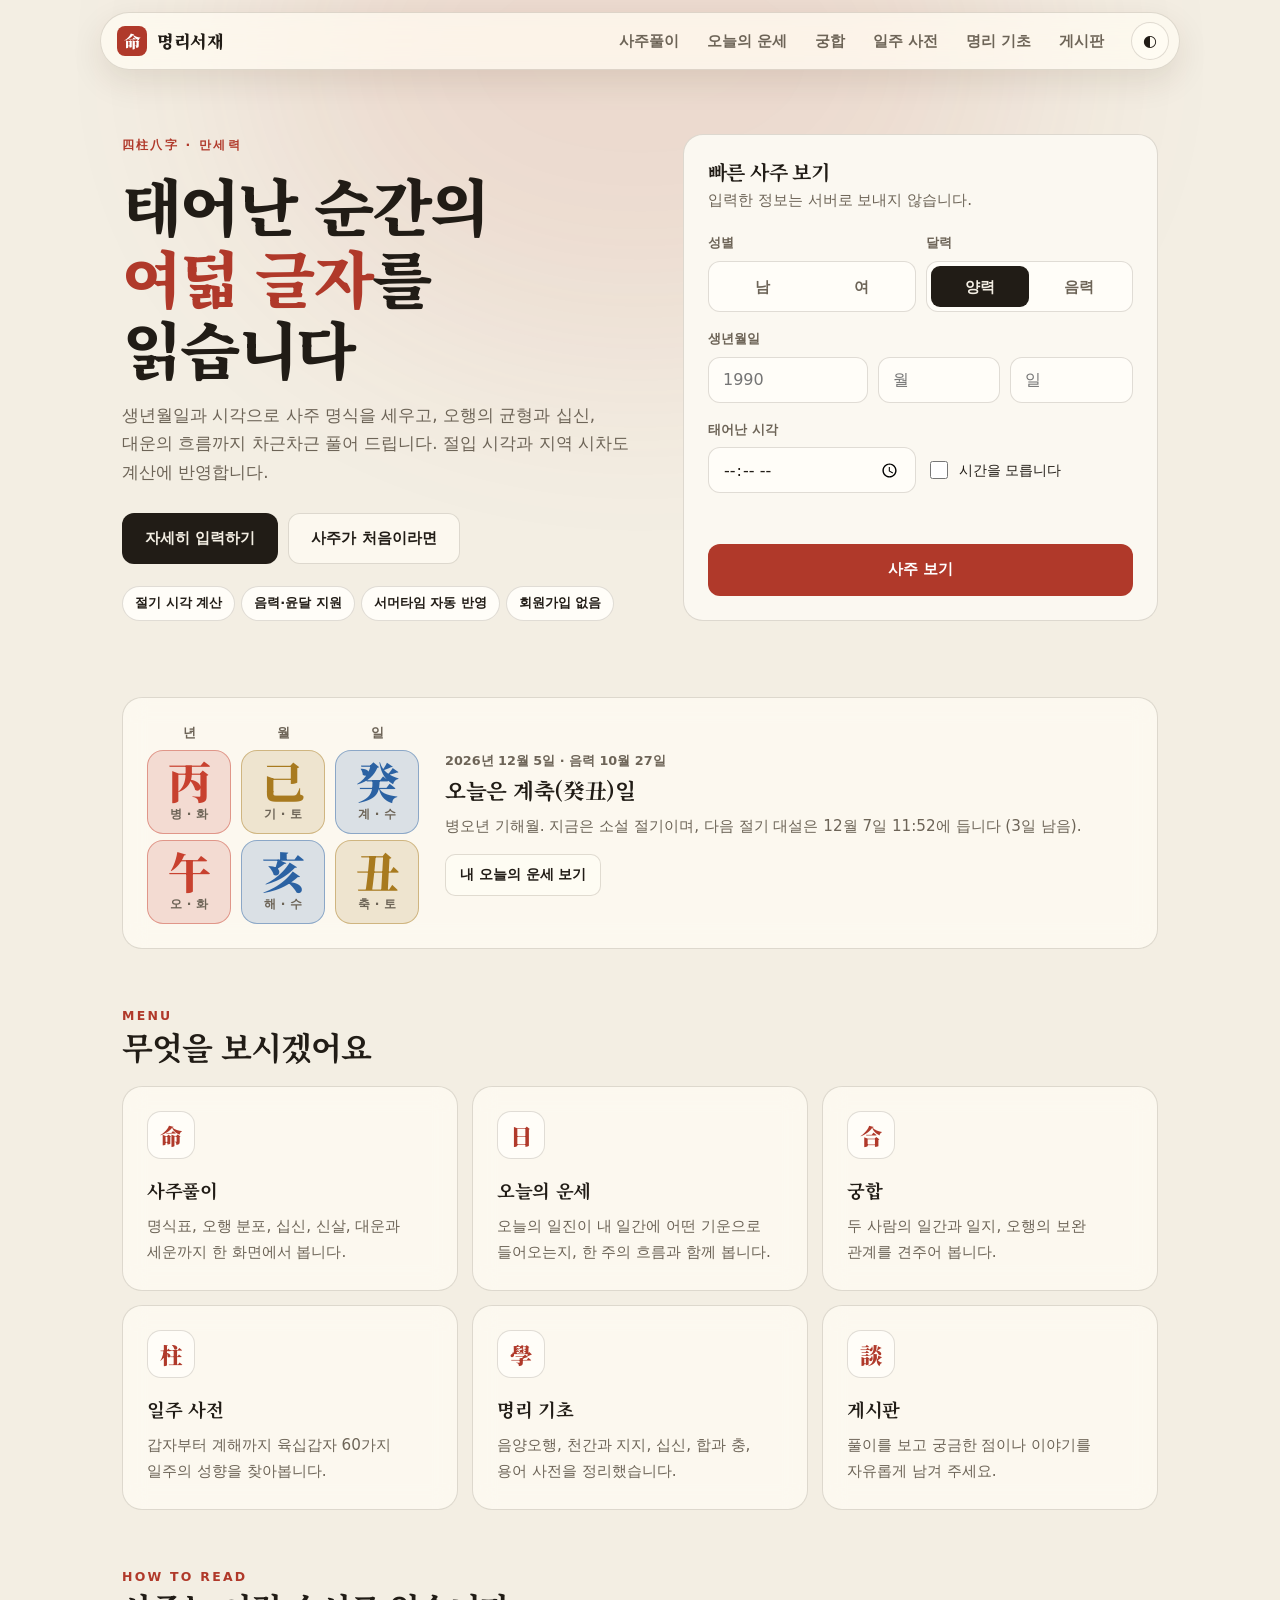
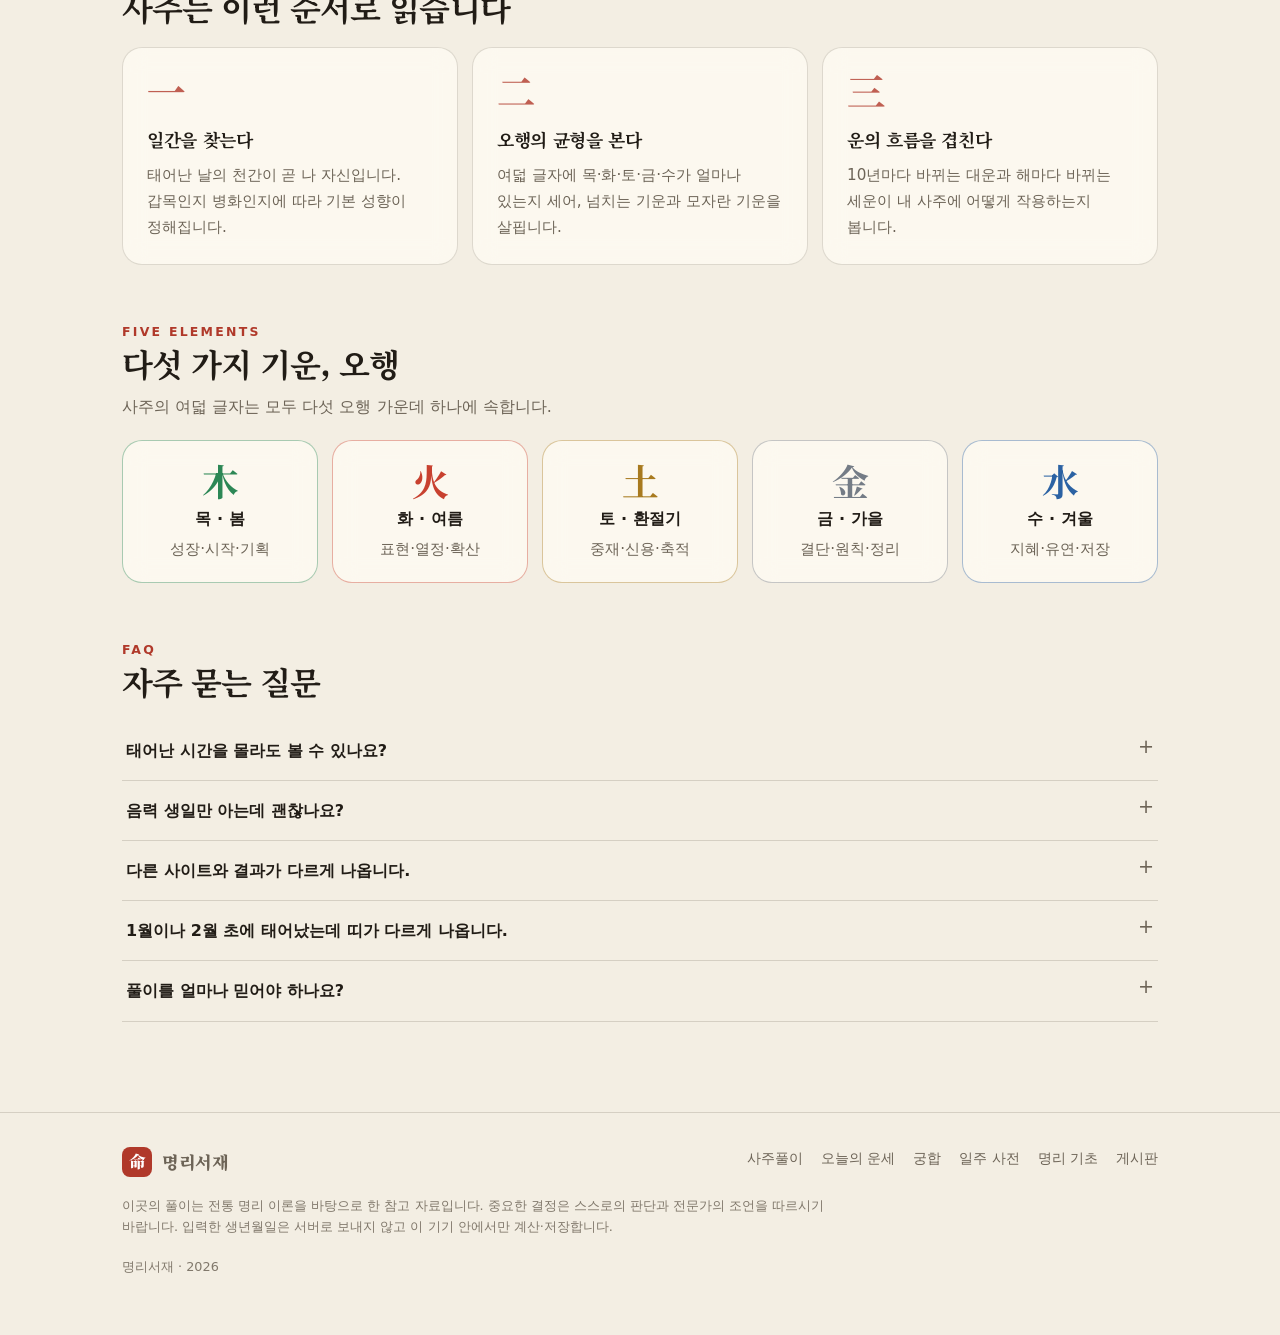
<file: index.html>
<!DOCTYPE html>
<html lang="ko">
<head>
<meta charset="utf-8">
<meta name="viewport" content="width=device-width, initial-scale=1, viewport-fit=cover">
<meta name="color-scheme" content="dark light">
<title>명리서재 · 사주풀이와 만세력</title>
<meta name="description" content="생년월일시로 사주팔자를 세우고 오행, 십신, 대운, 오늘의 운세, 궁합까지 차근차근 읽어 보는 사주풀이 사이트">
<link rel="icon" href="assets/favicon.svg" type="image/svg+xml">
<meta property="og:type" content="website">
<meta property="og:site_name" content="명리서재">
<meta property="og:title" content="명리서재 · 사주풀이와 만세력">
<meta property="og:description" content="생년월일시로 사주팔자를 세우고 오행, 십신, 대운, 오늘의 운세, 궁합까지 차근차근 읽어 보는 사주풀이 사이트">
<meta property="og:url" content="https://anthd227.github.io/test-website/">
<meta property="og:image" content="https://anthd227.github.io/test-website/assets/og.png">
<link rel="preconnect" href="https://fonts.googleapis.com">
<link rel="preconnect" href="https://fonts.gstatic.com" crossorigin>
<link href="https://fonts.googleapis.com/css2?family=Noto+Serif+KR:wght@500;700;900&display=swap" rel="stylesheet">
<link rel="stylesheet" href="assets/site.css">
<script src="assets/saju-core.js"></script>
<script src="assets/saju-data.js"></script>
<script src="assets/site.js"></script>
<style>
  .hero { display: grid; grid-template-columns: 1.05fr .95fr; gap: 36px; align-items: center; padding: 64px 0 20px; }
  .hero h1 { font-size: clamp(2.2rem, 6.4vw, 3.9rem); line-height: 1.14; margin: 14px 0 18px; }
  .hero h1 em { font-style: normal; color: var(--c1); }
  .hero .lead { font-size: 1.05rem; margin-bottom: 26px; }
  .hero .points { display: flex; flex-wrap: wrap; gap: 6px; margin-top: 22px; }
  .quick h2 { font-size: 1.25rem; margin-bottom: 4px; }
  .quick > p { margin: 0 0 18px; }
  .mine { display: flex; align-items: center; justify-content: space-between; gap: 12px; padding: 12px 14px; margin-bottom: 16px; border-radius: 14px; background: var(--glass2); border: 1px solid var(--line); }
  .today { display: grid; grid-template-columns: auto 1fr; gap: 26px; align-items: center; }
  .today .three { display: grid; grid-template-columns: repeat(3, 84px); gap: 10px; text-align: center; }
  .today .three .col { display: grid; gap: 6px; }
  .today h3 { font-size: 1.35rem; margin-bottom: 6px; }
  .menu-card .ic { width: 48px; height: 48px; border-radius: 14px; display: grid; place-items: center; font-family: var(--serif); font-weight: 900; font-size: 1.4rem; background: var(--glass2); border: 1px solid var(--line); margin-bottom: 16px; color: var(--c1); }
  .menu-card h3 { font-size: 1.15rem; }
  .step .n { font-family: var(--serif); font-size: 2.4rem; font-weight: 900; line-height: 1; color: var(--c1); opacity: .8; margin-bottom: 14px; }
  .el-card { text-align: center; padding: 20px 12px; border-color: var(--el); border-color: color-mix(in srgb, var(--el) 40%, transparent); }
  .el-card b { display: block; font-family: var(--serif); font-size: 2.3rem; line-height: 1.1; color: var(--el); }
  .el-card strong { display: block; margin: 4px 0; }
  @media (max-width: 900px) {
    .hero { grid-template-columns: 1fr; padding-top: 40px; gap: 26px; }
    .today { grid-template-columns: 1fr; }
  }
  @media (max-width: 420px) { .today .three { grid-template-columns: repeat(3, 1fr); } .hero .btns .btn { flex: 1; } }
</style>
</head>
<body>
<noscript><p style="padding:24px;text-align:center">이 사이트는 자바스크립트를 켜야 이용할 수 있습니다.</p></noscript>

<main>
  <div class="wrap">
    <div class="hero">
      <div>
        <div class="eyebrow">四柱八字 · 만세력</div>
        <h1>태어난 순간의<br><em>여덟 글자</em>를 읽습니다</h1>
        <p class="lead">생년월일과 시각으로 사주 명식을 세우고, 오행의 균형과 십신, 대운의 흐름까지 차근차근 풀어 드립니다. 절입 시각과 지역 시차도 계산에 반영합니다.</p>
        <div class="btns">
          <a class="btn ink" href="saju.html">자세히 입력하기</a>
          <a class="btn" href="guide.html">사주가 처음이라면</a>
        </div>
        <div class="points">
          <span class="chip">절기 시각 계산</span><span class="chip">음력·윤달 지원</span><span class="chip">서머타임 자동 반영</span><span class="chip">회원가입 없음</span>
        </div>
      </div>
      <div class="card solid quick">
        <h2>빠른 사주 보기</h2>
        <p class="muted small">입력한 정보는 서버로 보내지 않습니다.</p>
        <div id="mine"></div>
        <div id="quickForm"></div>
      </div>
    </div>

    <section class="block" id="today">
      <div class="card today">
        <div class="three" id="todayGz"></div>
        <div>
          <div class="label" id="todayDate"></div>
          <h3 id="todayTitle"></h3>
          <p id="todayTerm" style="margin-bottom:14px"></p>
          <a class="btn sm" href="today.html">내 오늘의 운세 보기</a>
        </div>
      </div>
    </section>

    <section class="block">
      <div class="sec-head"><div class="eyebrow">Menu</div><h2>무엇을 보시겠어요</h2></div>
      <div class="grid g3">
        <a class="card menu-card" href="saju.html"><div class="ic">命</div><h3>사주풀이</h3><p>명식표, 오행 분포, 십신, 신살, 대운과 세운까지 한 화면에서 봅니다.</p></a>
        <a class="card menu-card" href="today.html"><div class="ic">日</div><h3>오늘의 운세</h3><p>오늘의 일진이 내 일간에 어떤 기운으로 들어오는지, 한 주의 흐름과 함께 봅니다.</p></a>
        <a class="card menu-card" href="match.html"><div class="ic">合</div><h3>궁합</h3><p>두 사람의 일간과 일지, 오행의 보완 관계를 견주어 봅니다.</p></a>
        <a class="card menu-card" href="ilju.html"><div class="ic">柱</div><h3>일주 사전</h3><p>갑자부터 계해까지 육십갑자 60가지 일주의 성향을 찾아봅니다.</p></a>
        <a class="card menu-card" href="guide.html"><div class="ic">學</div><h3>명리 기초</h3><p>음양오행, 천간과 지지, 십신, 합과 충, 용어 사전을 정리했습니다.</p></a>
        <a class="card menu-card" href="board.html"><div class="ic">談</div><h3>게시판</h3><p>풀이를 보고 궁금한 점이나 이야기를 자유롭게 남겨 주세요.</p></a>
      </div>
    </section>

    <section class="block">
      <div class="sec-head"><div class="eyebrow">How to read</div><h2>사주는 이런 순서로 읽습니다</h2></div>
      <div class="grid g3">
        <div class="card step"><div class="n">一</div><h3>일간을 찾는다</h3><p>태어난 날의 천간이 곧 나 자신입니다. 갑목인지 병화인지에 따라 기본 성향이 정해집니다.</p></div>
        <div class="card step"><div class="n">二</div><h3>오행의 균형을 본다</h3><p>여덟 글자에 목·화·토·금·수가 얼마나 있는지 세어, 넘치는 기운과 모자란 기운을 살핍니다.</p></div>
        <div class="card step"><div class="n">三</div><h3>운의 흐름을 겹친다</h3><p>10년마다 바뀌는 대운과 해마다 바뀌는 세운이 내 사주에 어떻게 작용하는지 봅니다.</p></div>
      </div>
    </section>

    <section class="block">
      <div class="sec-head"><div class="eyebrow">Five elements</div><h2>다섯 가지 기운, 오행</h2><p>사주의 여덟 글자는 모두 다섯 오행 가운데 하나에 속합니다.</p></div>
      <div class="grid g5" id="elCards"></div>
    </section>

    <section class="block">
      <div class="sec-head"><div class="eyebrow">FAQ</div><h2>자주 묻는 질문</h2></div>
      <div>
        <details class="qa"><summary>태어난 시간을 몰라도 볼 수 있나요?</summary><p>볼 수 있습니다. 시주를 뺀 여섯 글자로 풀이하며, 시주가 필요한 항목은 빈칸으로 표시합니다. 시간을 알게 되면 다시 입력해 보세요.</p></details>
        <details class="qa"><summary>음력 생일만 아는데 괜찮나요?</summary><p>입력 화면에서 달력을 음력으로 바꾸면 됩니다. 윤달에 태어났다면 윤달 표시를 함께 선택해 주세요. 양력으로 자동 변환해 계산합니다.</p></details>
        <details class="qa"><summary>다른 사이트와 결과가 다르게 나옵니다.</summary><p>대부분 시간 보정 방식의 차이입니다. 한국 표준시는 실제 태양시보다 약 30분 빠르기 때문에 이를 보정하는 곳과 하지 않는 곳이 있고, 밤 11시 이후 출생을 다음 날로 넘기는지도 유파마다 다릅니다. 사주풀이 화면의 세부 설정에서 방식을 바꿔 비교할 수 있습니다.</p></details>
        <details class="qa"><summary>1월이나 2월 초에 태어났는데 띠가 다르게 나옵니다.</summary><p>사주에서 한 해의 시작은 설날이 아니라 입춘입니다. 입춘 절입 시각 이전에 태어났다면 전년도의 간지를 씁니다.</p></details>
        <details class="qa"><summary>풀이를 얼마나 믿어야 하나요?</summary><p>사주는 타고난 기질과 흐름을 읽는 오래된 해석의 틀입니다. 정해진 결과가 아니라 참고할 만한 관점으로 봐 주세요. 건강, 재정, 법률처럼 중요한 문제는 전문가와 상의하는 것이 좋습니다.</p></details>
      </div>
    </section>
  </div>
</main>

<script>
(function () {
  var S = Saju, D = SajuData, U = SajuSite;

  // 빠른 입력
  var bf = U.birthForm(document.getElementById('quickForm'), { name: false, advanced: false });
  bf.form.addEventListener('submit', function (ev) {
    ev.preventDefault();
    var v = bf.get();
    if (v) location.href = 'saju.html?' + U.toQuery(v);
  });
  var p = U.getProfile();
  if (p) {
    var r = S.calc(p), box = document.getElementById('mine');
    if (!r.error) {
      box.innerHTML = '<div class="mine"><div><div class="label">저장된 내 사주</div><b>' + U.esc(p.name || '이름 없음') + '</b> · ' + U.miniGz(r.pillars[2]) + ' 일주</div><a class="btn sm main" href="saju.html?' + U.toQuery(p) + '">바로 보기</a></div>';
    }
  }

  // 오늘의 일진
  var t = S.todaySeoul(), now = S.calc({ y: t.y, m: t.m, d: t.d, h: t.h, mi: t.mi, calendar: 'solar', correction: 'none' });
  var names = ['년', '월', '일'];
  document.getElementById('todayGz').innerHTML = [0, 1, 2].map(function (i) {
    var pp = now.pillars[i];
    return '<div class="col"><span class="label">' + names[i] + '</span>' + U.gzTile('s', pp.s) + U.gzTile('b', pp.b) + '</div>';
  }).join('');
  var dp = now.pillars[2], lunar = now.lunar;
  document.getElementById('todayDate').textContent = t.y + '년 ' + t.m + '월 ' + t.d + '일' + (lunar ? ' · 음력 ' + (lunar.leap ? '윤' : '') + lunar.m + '월 ' + lunar.d + '일' : '');
  document.getElementById('todayTitle').textContent = '오늘은 ' + S.gzK(dp) + '(' + S.gzH(dp) + ')일';
  var nt = now.term.next, days = Math.ceil((nt.utc - now.utc) / 864e5);
  document.getElementById('todayTerm').textContent = S.gzK(now.pillars[0]) + '년 ' + S.gzK(now.pillars[1]) + '월. 지금은 ' + now.term.prev.name + ' 절기이며, 다음 절기 ' + nt.name + '은 ' + U.fmtKst(nt.utc) + '에 듭니다 (' + days + '일 남음).';

  // 오행 카드
  document.getElementById('elCards').innerHTML = D.EL_INFO.map(function (e, i) {
    return '<div class="card el-card el-' + i + '"><b>' + e.hanja + '</b><strong>' + e.name + ' · ' + e.season + '</strong><p class="small">' + e.key + '</p></div>';
  }).join('');
})();
</script>
</body>
</html>
</file>
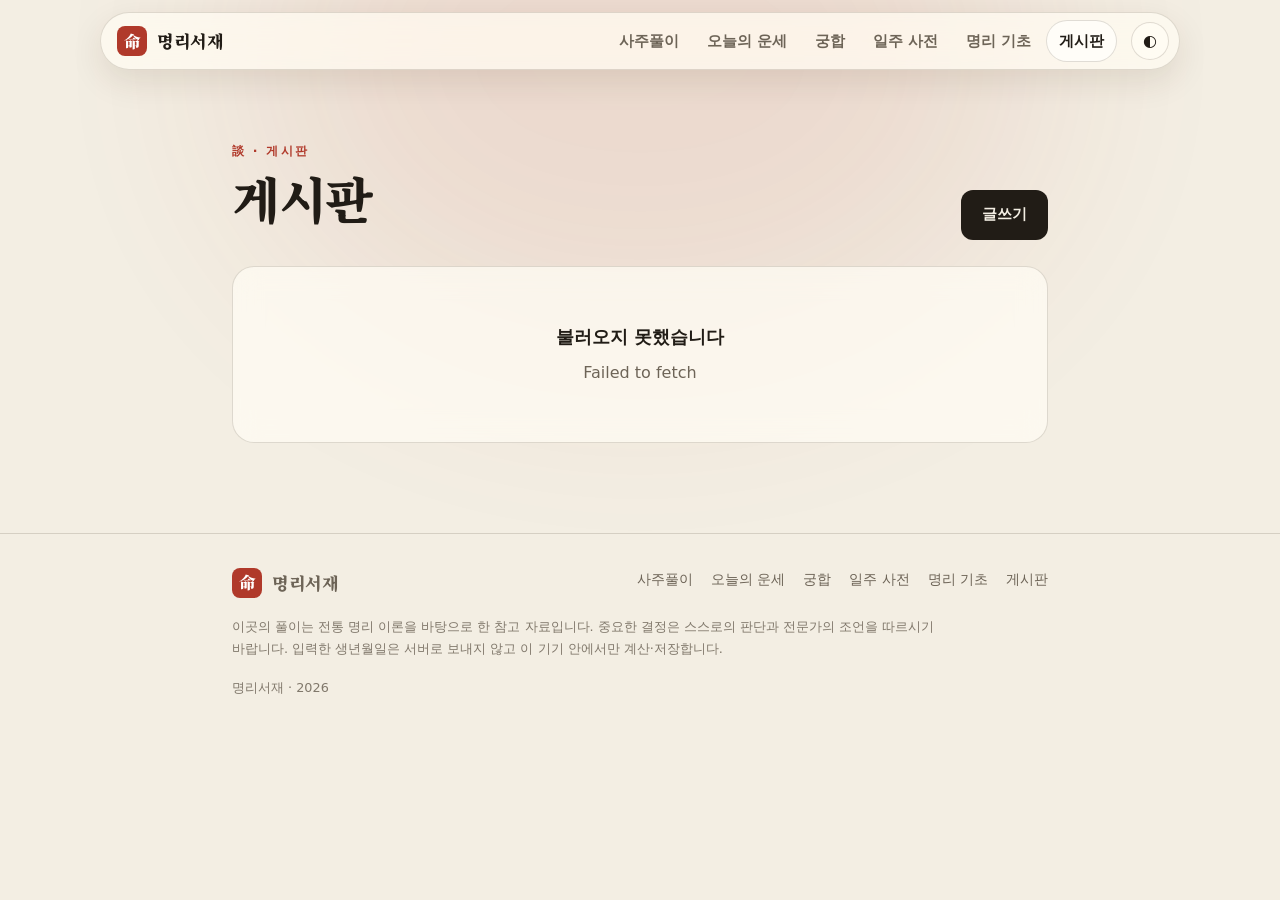
<file: board.html>
<!DOCTYPE html>
<html lang="ko">
<head>
<meta charset="utf-8">
<meta name="viewport" content="width=device-width, initial-scale=1, viewport-fit=cover">
<meta name="color-scheme" content="dark light">
<title>게시판 · 명리서재</title>
<link rel="icon" href="assets/favicon.svg" type="image/svg+xml">
<meta property="og:type" content="website">
<meta property="og:site_name" content="명리서재">
<meta property="og:title" content="게시판 · 명리서재">
<meta property="og:description" content="생년월일시로 사주팔자를 세우고 풀이하는 사주 사이트">
<meta property="og:url" content="https://anthd227.github.io/test-website/board.html">
<meta property="og:image" content="https://anthd227.github.io/test-website/assets/og.png">
<link rel="preconnect" href="https://fonts.googleapis.com">
<link rel="preconnect" href="https://fonts.gstatic.com" crossorigin>
<link href="https://fonts.googleapis.com/css2?family=Noto+Serif+KR:wght@500;700;900&display=swap" rel="stylesheet">
<link rel="stylesheet" href="assets/site.css">
<script src="assets/site.js"></script>
<style>
  .wrap { max-width: 860px; }

  .head { padding: 70px 0 26px; display: flex; align-items: flex-end; justify-content: space-between; gap: 16px; flex-wrap: wrap; }
  .btn { display: inline-flex; align-items: center; gap: 6px; padding: 11px 20px; border-radius: 12px; font-weight: 700; font-size: .93rem; cursor: pointer;
    border: 1px solid var(--line); background: var(--glass); transition: transform .15s; }
  .btn:hover { transform: translateY(-2px); }
  .btn.main { background: var(--ink); color: var(--bg); border-color: transparent; }
  .btn.bad { color: var(--bad); }
  .btn:disabled { opacity: .5; cursor: default; transform: none; }

  .panel { background: var(--glass); border: 1px solid var(--line); border-radius: 22px; overflow: hidden;
    backdrop-filter: blur(14px); -webkit-backdrop-filter: blur(14px); }
  .post { display: grid; grid-template-columns: 56px 1fr auto; gap: 14px; align-items: center; padding: 18px 22px; border-bottom: 1px solid var(--line); transition: background .2s; }
  .post:last-child { border-bottom: 0; }
  .post:hover { background: var(--glass2); }
  .post .no { color: var(--sub); font-weight: 700; font-variant-numeric: tabular-nums; font-size: .9rem; }
  .post b { font-size: 1.05rem; letter-spacing: -0.02em; display: block; }
  .post .meta { color: var(--sub); font-size: .84rem; margin-top: 2px; }
  .post .date { color: var(--sub); font-size: .84rem; white-space: nowrap; text-align: right; }
  .empty, .notice { padding: 56px 24px; text-align: center; color: var(--sub); }
  .notice b { display: block; color: var(--ink); font-size: 1.1rem; margin-bottom: 6px; }

  .pager { display: flex; justify-content: center; gap: 6px; margin: 22px 0 0; flex-wrap: wrap; }
  .pager button { min-width: 38px; height: 38px; padding: 0 10px; border-radius: 10px; border: 1px solid var(--line); background: var(--glass); cursor: pointer; font-weight: 600; }
  .pager button.on { background: var(--ink); color: var(--bg); border-color: transparent; }
  .pager button:disabled { opacity: .4; cursor: default; }

  .view { padding: 30px 28px; }
  .view h2 { font-size: clamp(1.4rem, 4vw, 2rem); letter-spacing: -0.03em; line-height: 1.3; margin: 0 0 10px; }
  .view .meta { color: var(--sub); font-size: .88rem; padding-bottom: 18px; border-bottom: 1px solid var(--line); }
  .view .body { padding: 24px 0 8px; white-space: pre-wrap; font-size: 1.02rem; min-height: 140px; }
  .acts { display: flex; gap: 10px; justify-content: space-between; flex-wrap: wrap; margin: 18px 0 0; }
  .acts div { display: flex; gap: 10px; }

  form { padding: 28px; display: grid; gap: 16px; }
  .two { display: grid; grid-template-columns: 1fr 1fr; gap: 14px; }
  label { display: grid; gap: 6px; font-size: .86rem; font-weight: 600; color: var(--sub); }
  input, textarea { width: 100%; padding: 12px 14px; border-radius: 12px; border: 1px solid var(--line); background: var(--glass2); outline: none; }
  input:focus, textarea:focus { border-color: var(--c1); }
  textarea { min-height: 220px; resize: vertical; line-height: 1.6; }
  .msg { color: var(--bad); font-size: .9rem; min-height: 1.3em; }
  .hint { color: var(--sub); font-size: .82rem; font-weight: 400; }

  @media (max-width: 620px) {
    .head { padding-top: 48px; }
  }
</style>
</head>
<body>
<noscript><p style="padding:24px;text-align:center">이 사이트는 자바스크립트를 켜야 이용할 수 있습니다.</p></noscript>

<main class="wrap">
  <div class="head">
    <div>
      <div class="eyebrow">談 · 게시판</div>
      <h1>게시판</h1>
    </div>
    <div id="headActs"></div>
  </div>
  <div id="app"></div>
</main>

<script>
(function () {
  // Supabase 프로젝트 정보 (공개용 키만 넣는다)
  var SUPABASE_URL = 'https://xoihvpaqwfhaxlkykhkp.supabase.co';
  var SUPABASE_KEY = 'sb_publishable_ayWqtSGUnA8im1gS0_s1_g_-POHAuJk';
  var PAGE_SIZE = 10;

  var root = document.documentElement, app = document.getElementById('app'), headActs = document.getElementById('headActs');

  function el(tag, cls, text) {
    var n = document.createElement(tag);
    if (cls) n.className = cls;
    if (text !== undefined && text !== null) n.textContent = text;
    return n;
  }
  function clear(n) { while (n.firstChild) n.removeChild(n.firstChild); }
  function pad(v) { return (v < 10 ? '0' : '') + v; }
  function fmtDate(s, full) {
    var d = new Date(s);
    var day = d.getFullYear() + '-' + pad(d.getMonth() + 1) + '-' + pad(d.getDate());
    var hm = pad(d.getHours()) + ':' + pad(d.getMinutes());
    if (full) return day + ' ' + hm;
    var n = new Date();
    return (d.toDateString() === n.toDateString()) ? hm : day;
  }

  function api(path, opt) {
    opt = opt || {};
    var h = { apikey: SUPABASE_KEY, 'Content-Type': 'application/json' };
    if (SUPABASE_KEY.indexOf('eyJ') === 0) h.Authorization = 'Bearer ' + SUPABASE_KEY;
    if (opt.count) h.Prefer = 'count=exact';
    return fetch(SUPABASE_URL.replace(/\/+$/, '') + '/rest/v1/' + path, {
      method: opt.body ? 'POST' : 'GET', headers: h, body: opt.body ? JSON.stringify(opt.body) : undefined
    }).then(function (r) {
      return r.text().then(function (t) {
        var data = null;
        try { data = t ? JSON.parse(t) : null; } catch (e) {}
        if (!r.ok) throw new Error((data && data.message) || ('요청에 실패했습니다 (' + r.status + ')'));
        var total = null, cr = r.headers.get('content-range');
        if (cr && cr.indexOf('/') >= 0) { var v = cr.split('/')[1]; if (v !== '*') total = +v; }
        return { data: data, total: total };
      });
    });
  }
  function rpc(name, body) { return api('rpc/' + name, { body: body }).then(function (r) { return r.data; }); }

  function showError(err) {
    clear(app);
    var p = el('div', 'panel'), n = el('div', 'notice');
    n.appendChild(el('b', null, '불러오지 못했습니다'));
    n.appendChild(document.createTextNode(err && err.message ? err.message : '잠시 후 다시 시도해 주세요'));
    p.appendChild(n); app.appendChild(p);
  }

  function setHead(buttons) {
    clear(headActs);
    buttons.forEach(function (b) { headActs.appendChild(b); });
  }
  function linkBtn(text, hash, cls) {
    var a = el('a', 'btn' + (cls ? ' ' + cls : ''), text);
    a.href = hash;
    return a;
  }

  // 목록
  function renderList(page) {
    setHead([linkBtn('글쓰기', '#/write', 'main')]);
    clear(app);
    var panel = el('div', 'panel');
    panel.appendChild(el('div', 'empty', '불러오는 중…'));
    app.appendChild(panel);
    var offset = (page - 1) * PAGE_SIZE;
    api('posts?select=id,title,nickname,views,created_at&order=id.desc&limit=' + PAGE_SIZE + '&offset=' + offset, { count: true })
      .then(function (res) {
        clear(panel);
        var rows = res.data || [];
        if (!rows.length) { panel.appendChild(el('div', 'empty', page > 1 ? '이 페이지에는 글이 없습니다' : '아직 글이 없습니다. 첫 글을 남겨 보세요.')); }
        rows.forEach(function (p) {
          var a = el('a', 'post'); a.href = '#/post/' + p.id;
          a.appendChild(el('span', 'no', p.id));
          var mid = el('div');
          mid.appendChild(el('b', null, p.title));
          mid.appendChild(el('div', 'meta', p.nickname + ' · 조회 ' + p.views));
          a.appendChild(mid);
          a.appendChild(el('span', 'date', fmtDate(p.created_at)));
          panel.appendChild(a);
        });
        var total = res.total === null ? offset + rows.length : res.total;
        var pages = Math.max(1, Math.ceil(total / PAGE_SIZE));
        if (pages > 1) {
          var pg = el('div', 'pager');
          var from = Math.max(1, Math.min(page - 2, pages - 4)), to = Math.min(pages, from + 4);
          function pbtn(label, target, on, off) {
            var b = el('button', on ? 'on' : null, label); b.type = 'button'; b.disabled = !!off;
            b.addEventListener('click', function () { location.hash = '#/list/' + target; });
            return b;
          }
          pg.appendChild(pbtn('‹', page - 1, false, page <= 1));
          for (var i = from; i <= to; i++) pg.appendChild(pbtn(String(i), i, i === page));
          pg.appendChild(pbtn('›', page + 1, false, page >= pages));
          app.appendChild(pg);
        }
      })
      .catch(showError);
  }

  // 글 보기
  function renderPost(id) {
    setHead([linkBtn('목록', '#/')]);
    clear(app);
    var panel = el('div', 'panel');
    panel.appendChild(el('div', 'empty', '불러오는 중…'));
    app.appendChild(panel);
    api('posts?select=id,title,content,nickname,views,created_at&id=eq.' + id)
      .then(function (res) {
        clear(panel);
        var p = res.data && res.data[0];
        if (!p) { panel.appendChild(el('div', 'empty', '없는 글이거나 삭제된 글입니다')); return; }
        var v = el('div', 'view');
        v.appendChild(el('h2', null, p.title));
        v.appendChild(el('div', 'meta', p.nickname + ' · ' + fmtDate(p.created_at, true) + ' · 조회 ' + (p.views + 1)));
        v.appendChild(el('div', 'body', p.content));
        panel.appendChild(v);

        var acts = el('div', 'acts'), left = el('div'), right = el('div');
        left.appendChild(linkBtn('목록', '#/'));
        right.appendChild(linkBtn('수정', '#/edit/' + p.id));
        var del = el('button', 'btn bad', '삭제'); del.type = 'button';
        del.addEventListener('click', function () {
          var pw = window.prompt('글을 쓸 때 정한 비밀번호를 입력하세요');
          if (pw === null || pw === '') return;
          del.disabled = true;
          rpc('delete_post', { p_id: p.id, p_password: pw })
            .then(function (ok) {
              if (ok) { location.hash = '#/'; } else { del.disabled = false; window.alert('비밀번호가 맞지 않습니다'); }
            })
            .catch(function (e) { del.disabled = false; window.alert(e.message); });
        });
        right.appendChild(del);
        acts.appendChild(left); acts.appendChild(right);
        app.appendChild(acts);
        rpc('view_post', { p_id: p.id }).catch(function () {});
      })
      .catch(showError);
  }

  // 글쓰기 · 수정
  function field(labelText, node, hint) {
    var l = el('label', null, labelText);
    if (hint) { l.appendChild(document.createTextNode(' ')); l.appendChild(el('span', 'hint', hint)); }
    l.appendChild(node);
    return l;
  }
  function renderForm(post) {
    var editing = !!post;
    setHead([linkBtn('취소', editing ? '#/post/' + post.id : '#/')]);
    clear(app);
    var panel = el('div', 'panel'), f = el('form');
    var title = el('input'); title.maxLength = 100; title.required = true; title.placeholder = '제목';
    var nick = el('input'); nick.maxLength = 20; nick.required = true; nick.placeholder = '닉네임';
    var pw = el('input'); pw.type = 'password'; pw.maxLength = 50; pw.required = true; pw.minLength = 4; pw.autocomplete = 'new-password';
    pw.placeholder = editing ? '글을 쓸 때 정한 비밀번호' : '4자 이상';
    var body = el('textarea'); body.maxLength = 5000; body.required = true; body.placeholder = '내용';
    var msg = el('div', 'msg');
    var submit = el('button', 'btn main', editing ? '수정하기' : '올리기'); submit.type = 'submit';

    f.appendChild(field('제목', title));
    var two = el('div', 'two');
    if (editing) {
      title.value = post.title; body.value = post.content; nick.value = post.nickname; nick.disabled = true;
    }
    two.appendChild(field('닉네임', nick));
    two.appendChild(field('비밀번호', pw, editing ? '' : '수정·삭제할 때 필요합니다'));
    f.appendChild(two);
    f.appendChild(field('내용', body));
    f.appendChild(msg);
    var row = el('div'); row.style.textAlign = 'right'; row.appendChild(submit);
    f.appendChild(row);

    f.addEventListener('submit', function (ev) {
      ev.preventDefault();
      msg.textContent = '';
      if (!title.value.trim() || !body.value.trim() || !nick.value.trim()) { msg.textContent = '제목, 닉네임, 내용을 모두 입력해 주세요'; return; }
      if (pw.value.length < 4) { msg.textContent = '비밀번호는 4자 이상이어야 합니다'; return; }
      // 연달아 올리지 못하게 1분 간격을 둔다
      if (!editing) {
        var last = 0;
        try { last = +localStorage.getItem('board.lastPost') || 0; } catch (e) {}
        var wait = Math.ceil((last + 60000 - Date.now()) / 1000);
        if (wait > 0) { msg.textContent = '글은 1분에 한 번만 쓸 수 있습니다. ' + wait + '초 뒤에 다시 시도해 주세요'; return; }
      }
      submit.disabled = true;
      var job = editing
        ? rpc('update_post', { p_id: post.id, p_title: title.value, p_content: body.value, p_password: pw.value })
            .then(function (ok) { if (!ok) throw new Error('비밀번호가 맞지 않습니다'); return post.id; })
        : rpc('create_post', { p_title: title.value, p_content: body.value, p_nickname: nick.value, p_password: pw.value });
      job.then(function (id) {
          if (!editing) { try { localStorage.setItem('board.lastPost', String(Date.now())); } catch (e) {} }
          location.hash = '#/post/' + id;
        })
        .catch(function (e) { submit.disabled = false; msg.textContent = e.message; });
    });

    panel.appendChild(f); app.appendChild(panel);
    (editing ? body : title).focus();
  }

  function renderEdit(id) {
    setHead([]);
    clear(app);
    api('posts?select=id,title,content,nickname&id=eq.' + id)
      .then(function (res) {
        var p = res.data && res.data[0];
        if (!p) { showError(new Error('없는 글이거나 삭제된 글입니다')); return; }
        renderForm(p);
      })
      .catch(showError);
  }

  function route() {
    window.scrollTo(0, 0);
    if (!SUPABASE_URL || !SUPABASE_KEY) {
      setHead([]);
      clear(app);
      var p = el('div', 'panel'), n = el('div', 'notice');
      n.appendChild(el('b', null, '게시판을 준비하고 있습니다'));
      n.appendChild(document.createTextNode('곧 글을 남길 수 있게 됩니다.'));
      p.appendChild(n); app.appendChild(p);
      return;
    }
    var h = location.hash.replace(/^#\/?/, '').split('/');
    var num = parseInt(h[1], 10);
    if (h[0] === 'write') renderForm(null);
    else if (h[0] === 'post' && num > 0) renderPost(num);
    else if (h[0] === 'edit' && num > 0) renderEdit(num);
    else renderList(h[0] === 'list' && num > 0 ? num : 1);
  }

  window.addEventListener('hashchange', route);
  route();
})();
</script>
</body>
</html>
</file>
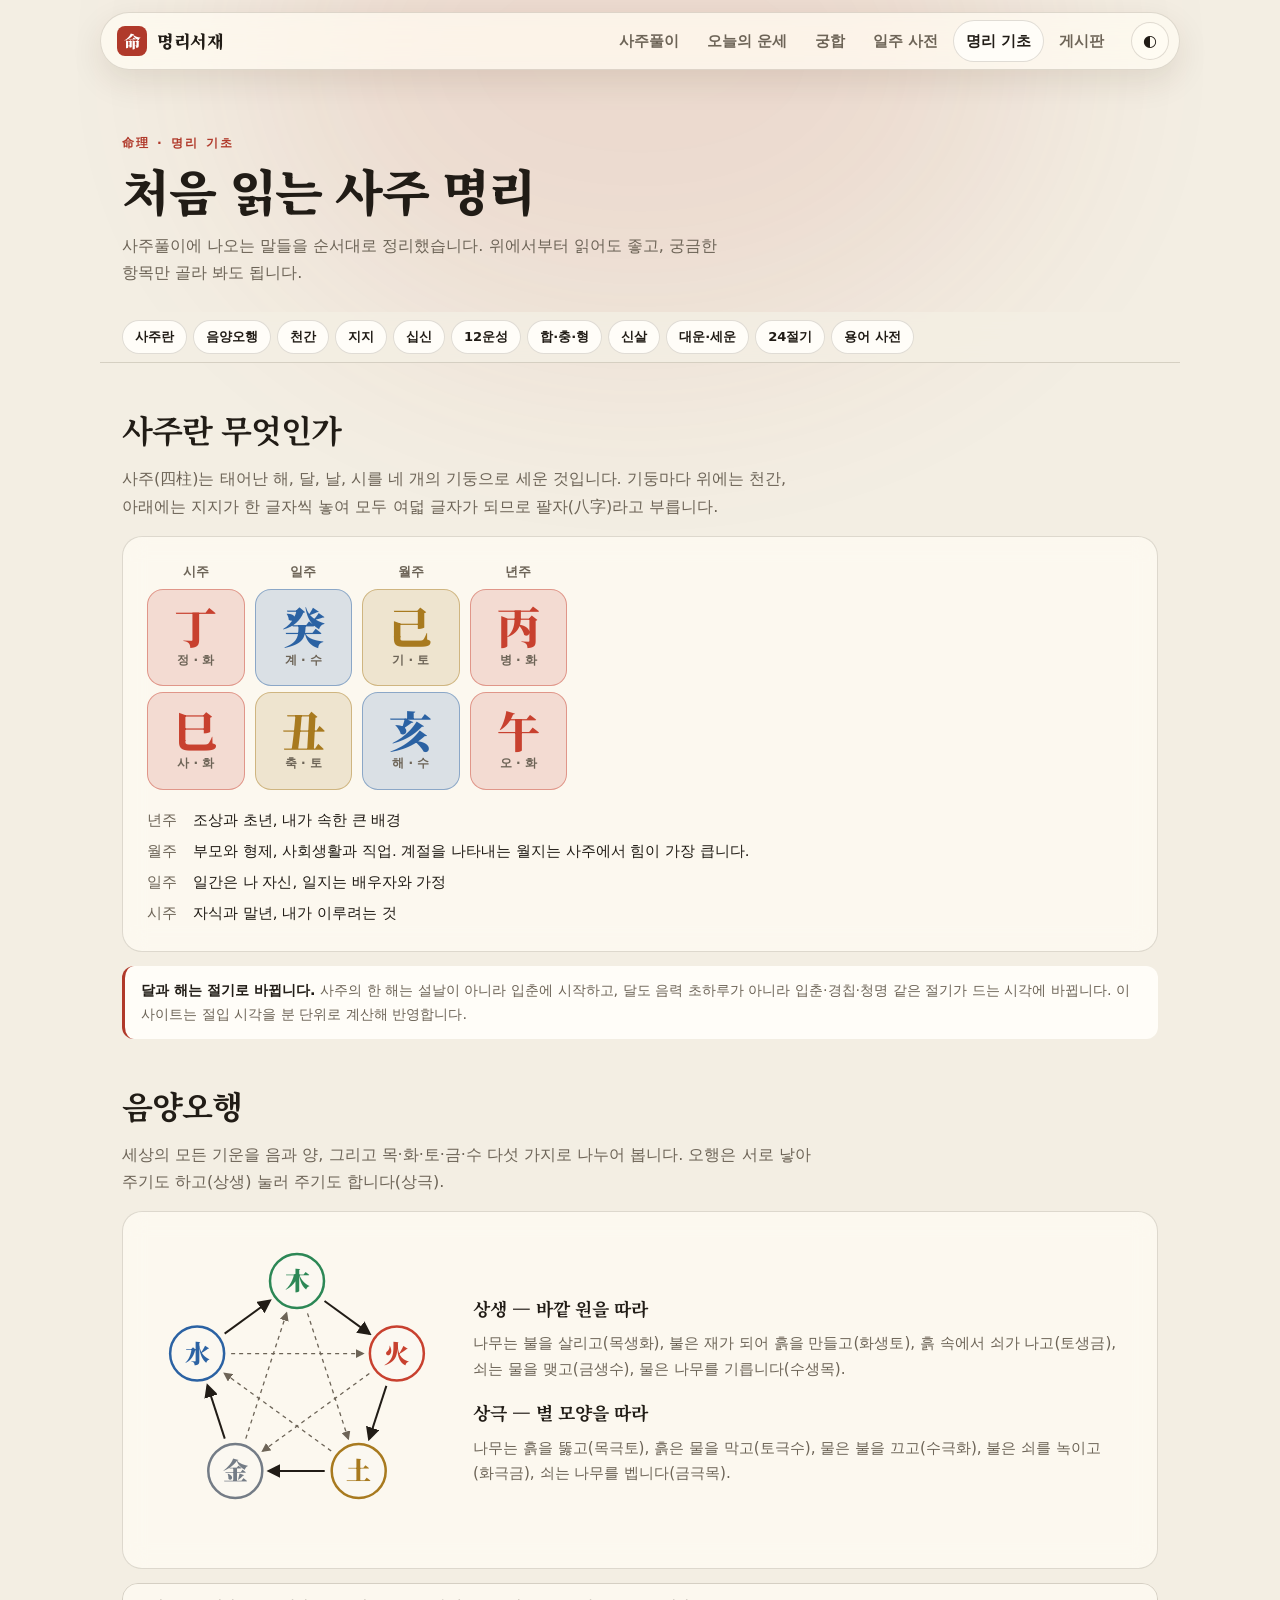
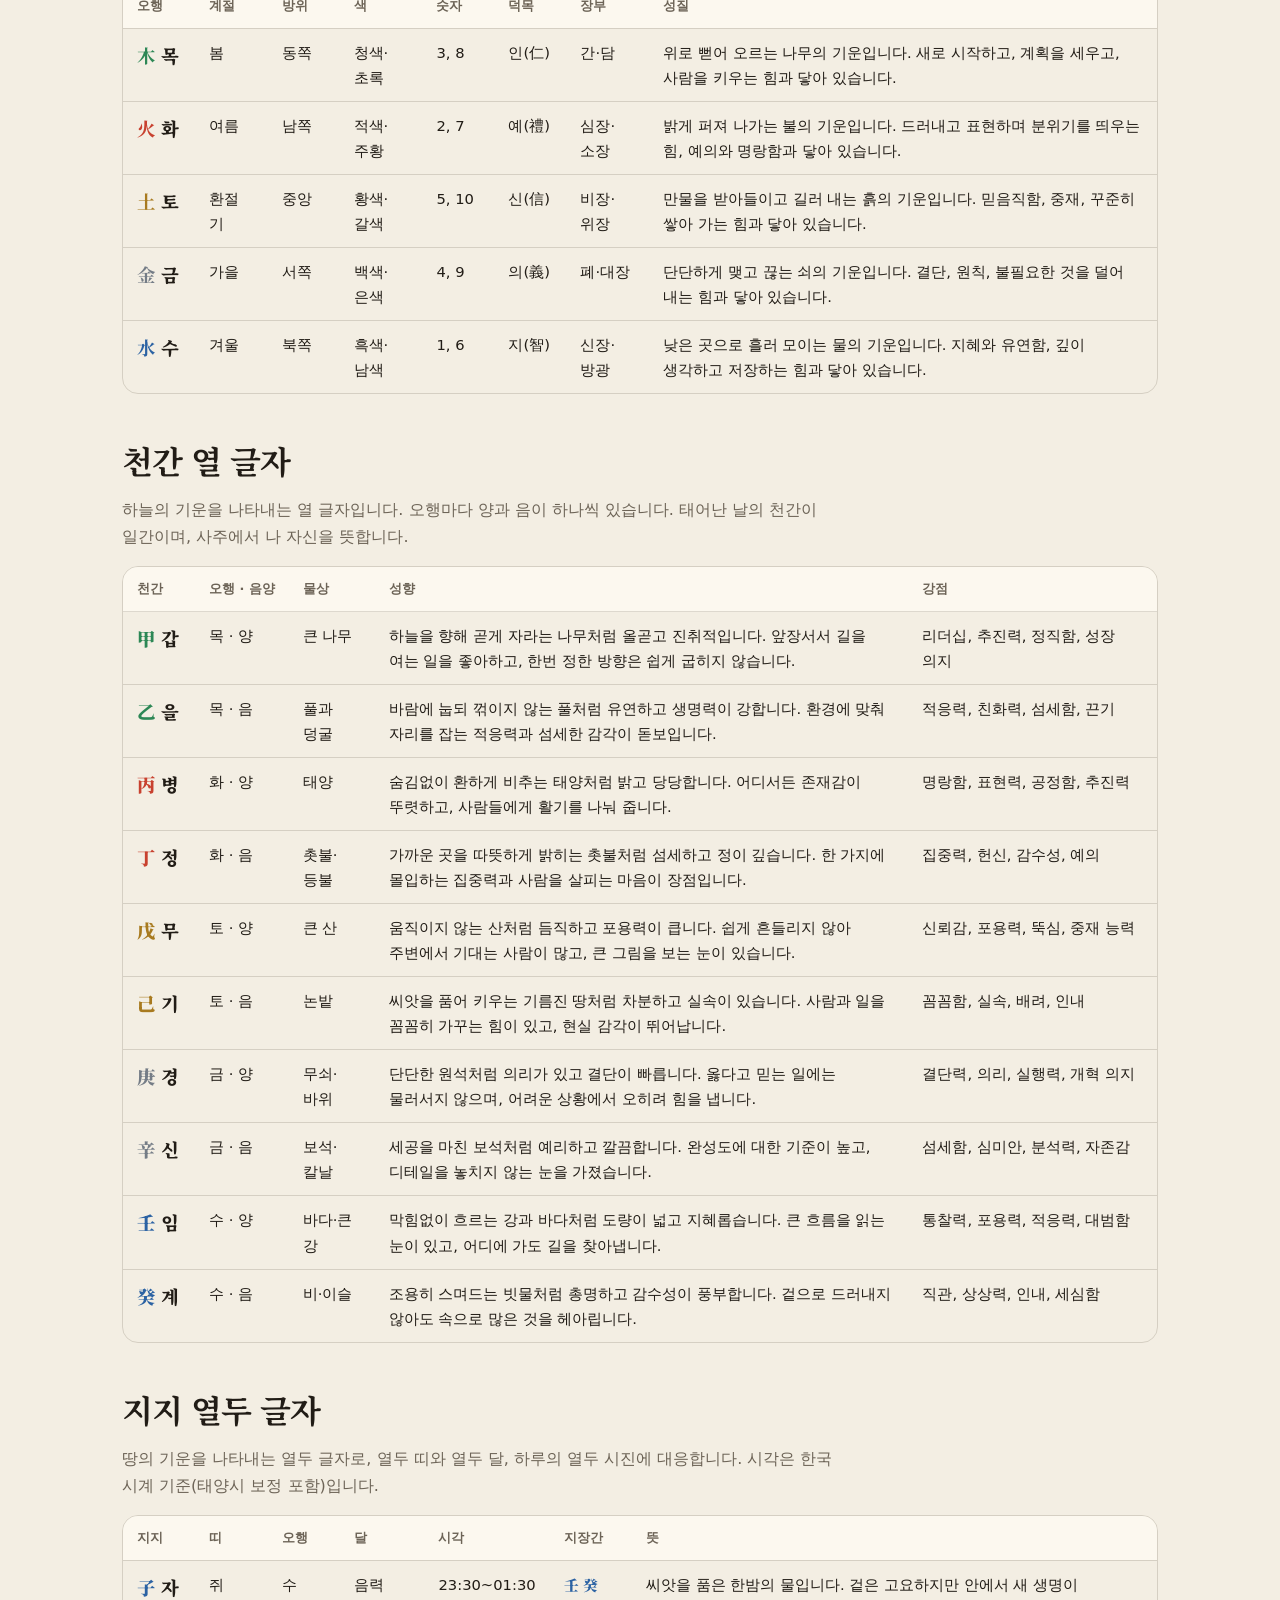
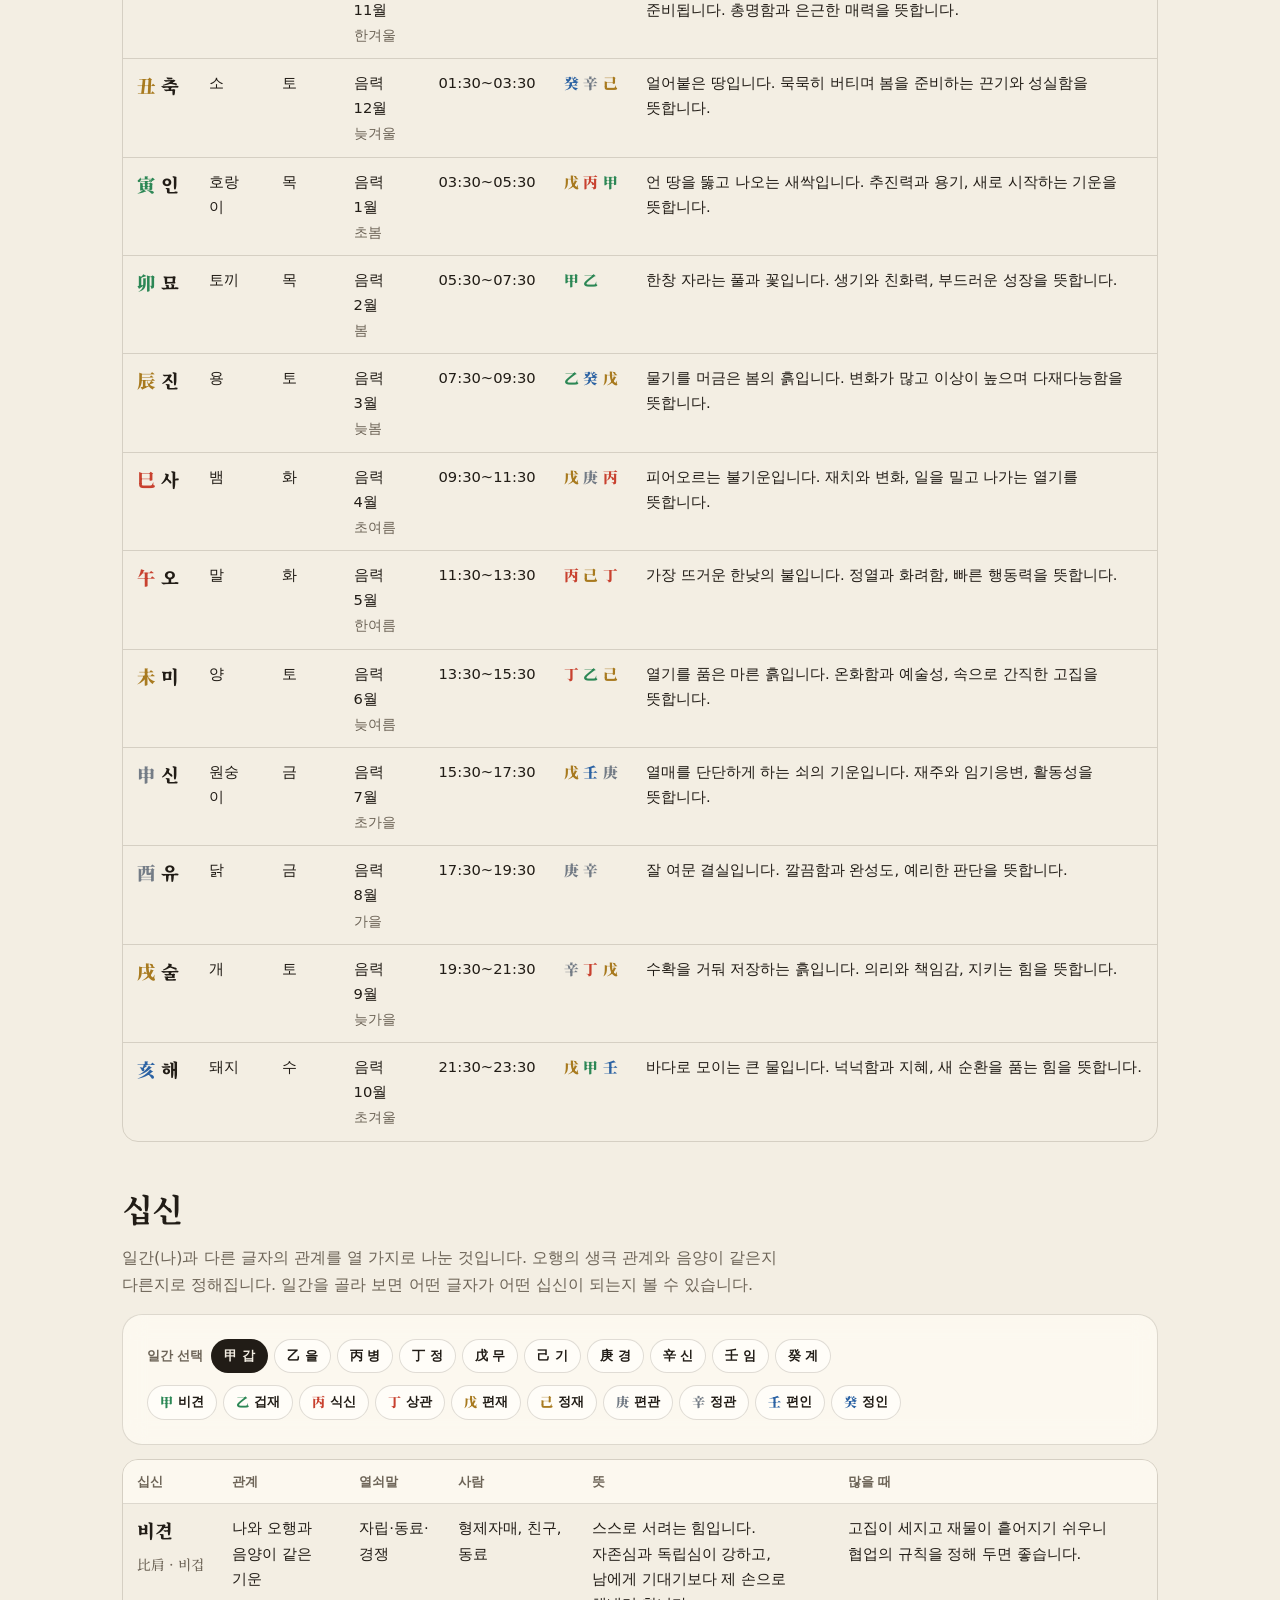
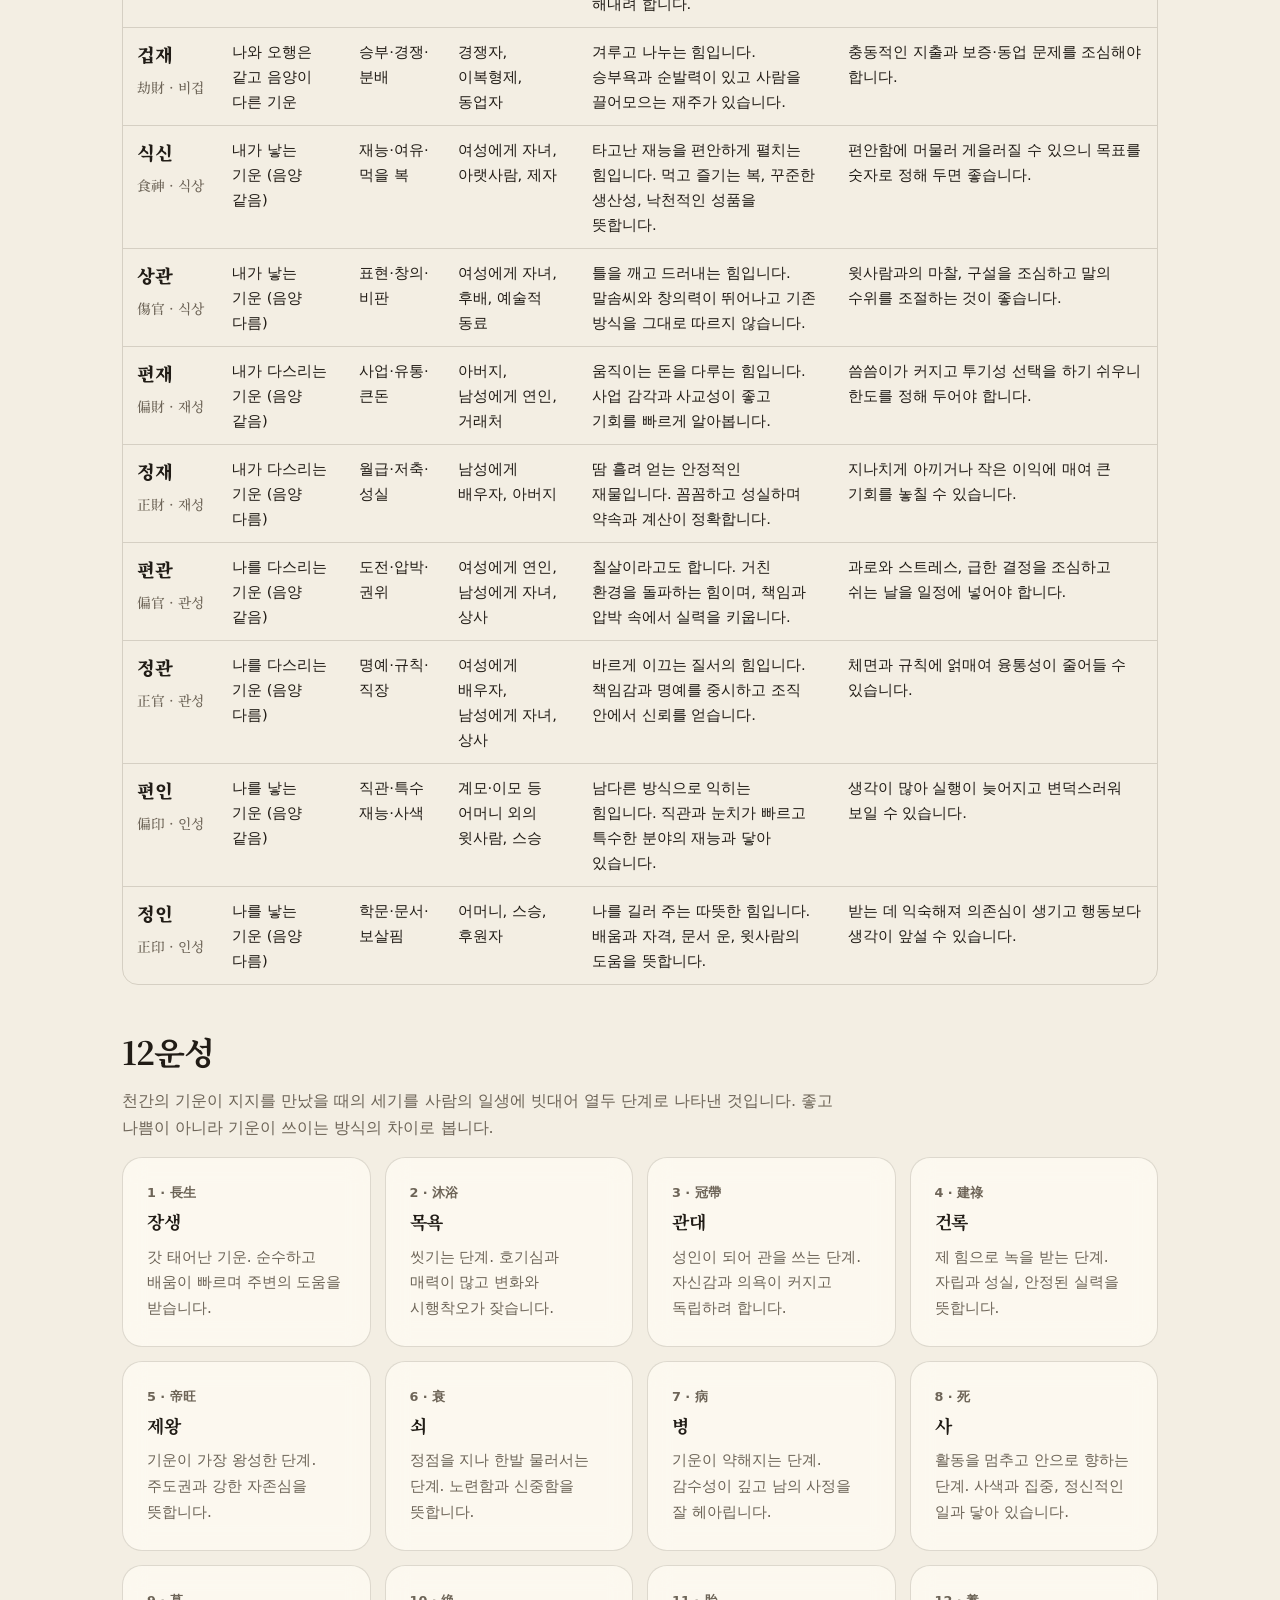
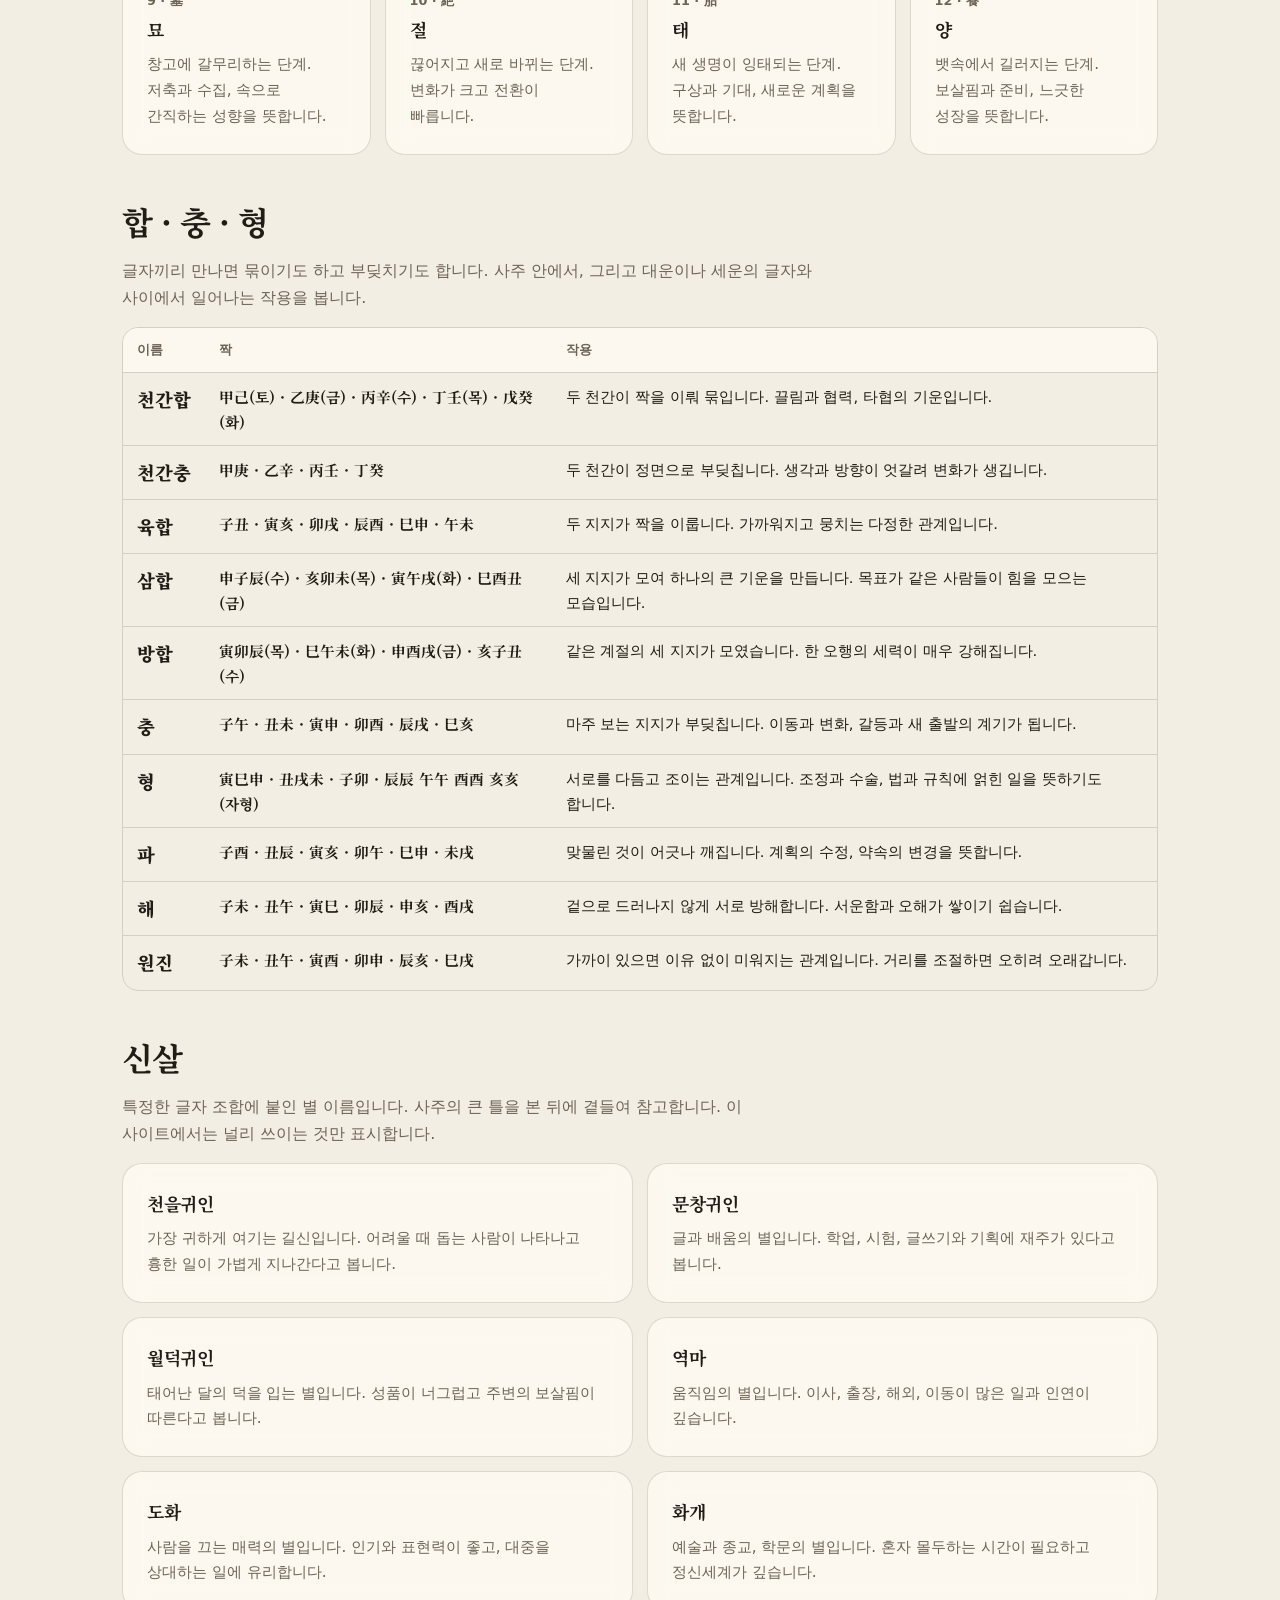
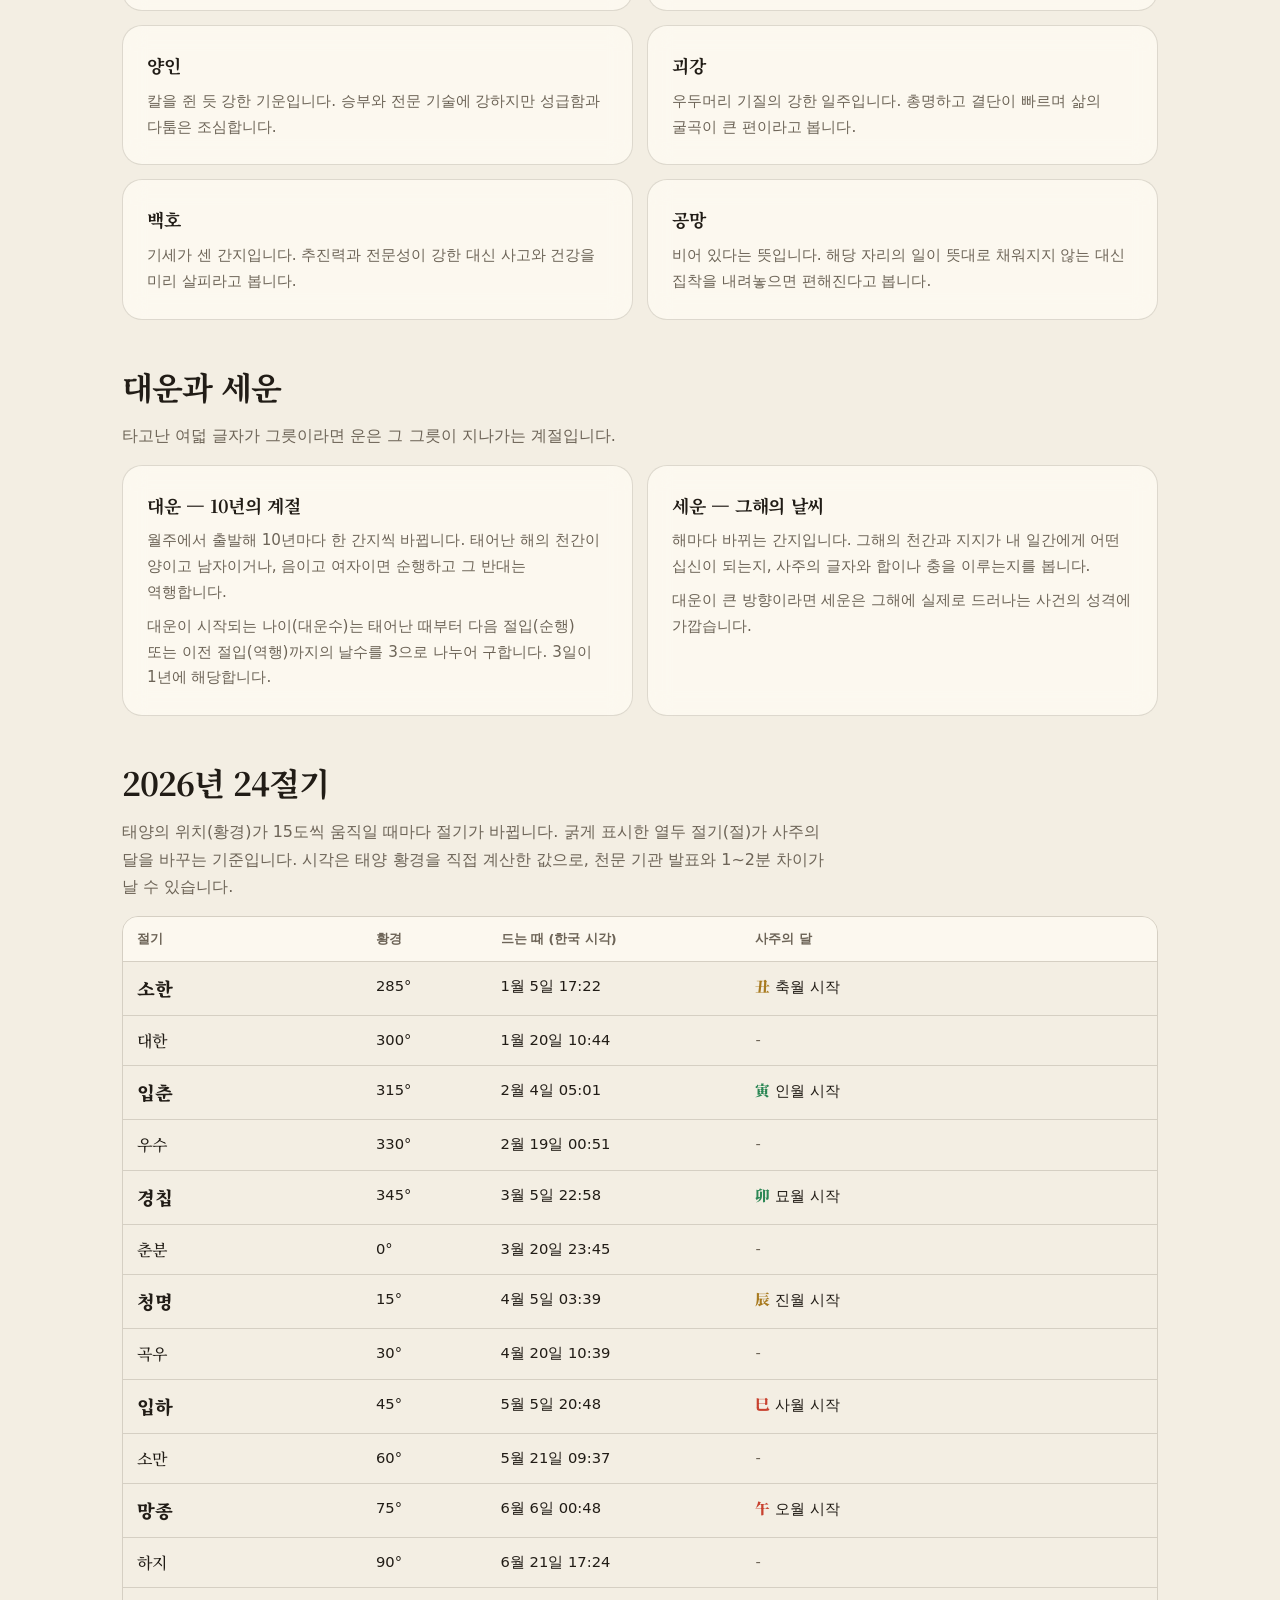
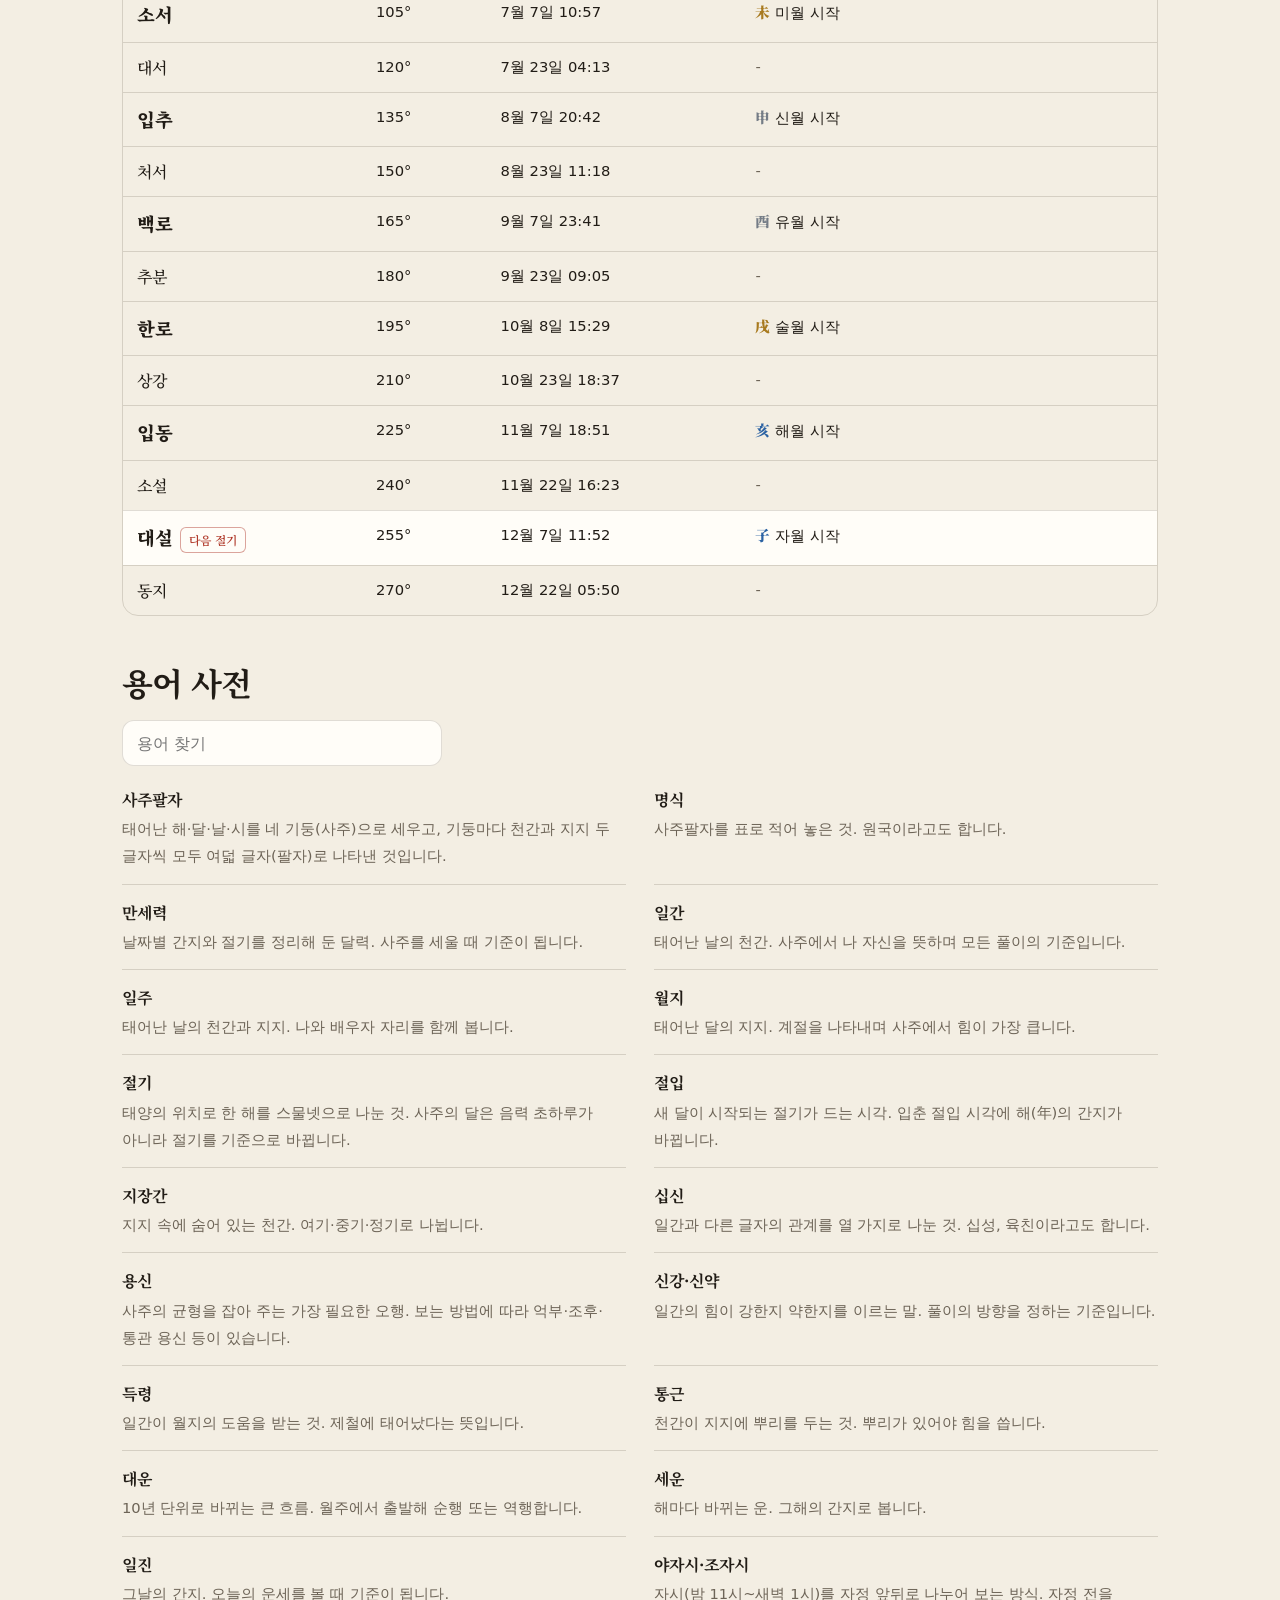
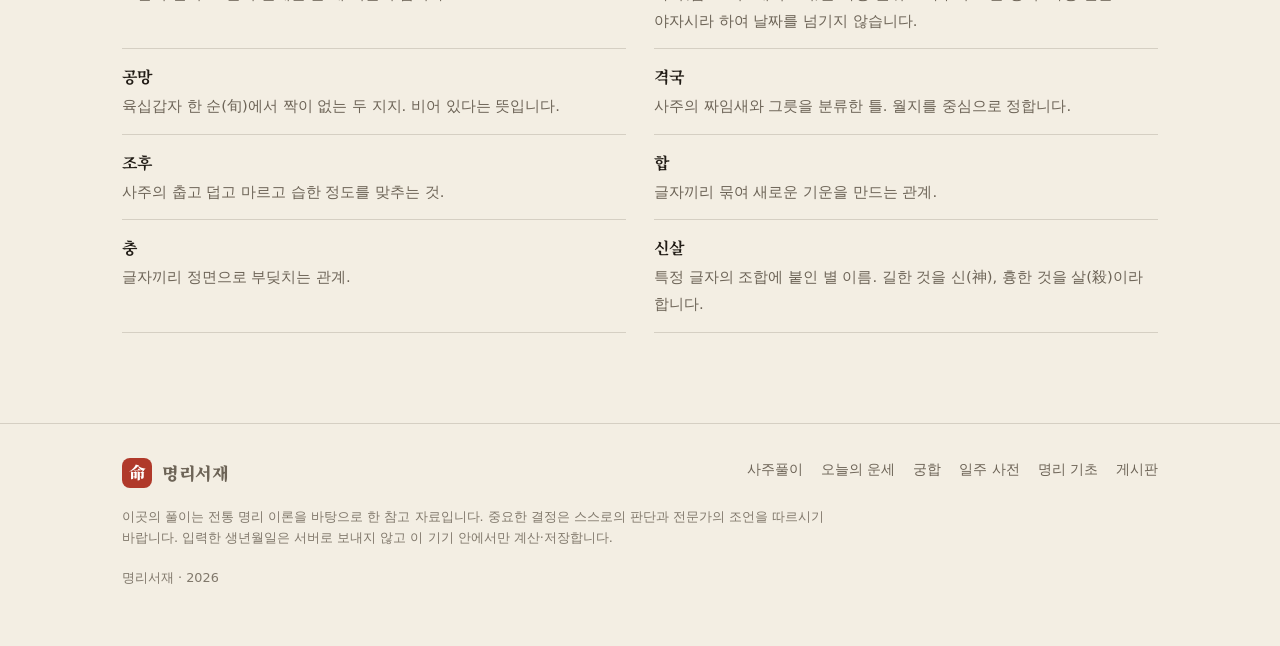
<file: guide.html>
<!DOCTYPE html>
<html lang="ko">
<head>
<meta charset="utf-8">
<meta name="viewport" content="width=device-width, initial-scale=1, viewport-fit=cover">
<meta name="color-scheme" content="dark light">
<title>명리 기초 · 명리서재</title>
<meta name="description" content="음양오행, 천간과 지지, 십신, 12운성, 합과 충, 신살, 대운, 24절기, 용어 사전을 정리했습니다.">
<link rel="icon" href="assets/favicon.svg" type="image/svg+xml">
<meta property="og:type" content="website">
<meta property="og:site_name" content="명리서재">
<meta property="og:title" content="명리 기초 · 명리서재">
<meta property="og:description" content="음양오행, 천간과 지지, 십신, 12운성, 합과 충, 신살, 대운, 24절기, 용어 사전을 정리했습니다.">
<meta property="og:url" content="https://anthd227.github.io/test-website/guide.html">
<meta property="og:image" content="https://anthd227.github.io/test-website/assets/og.png">
<link rel="preconnect" href="https://fonts.googleapis.com">
<link rel="preconnect" href="https://fonts.gstatic.com" crossorigin>
<link href="https://fonts.googleapis.com/css2?family=Noto+Serif+KR:wght@500;700;900&display=swap" rel="stylesheet">
<link rel="stylesheet" href="assets/site.css">
<script src="assets/saju-core.js"></script>
<script src="assets/saju-data.js"></script>
<script src="assets/site.js"></script>
<style>
  .sec { padding-top: 46px; }
  .sec > p { color: var(--sub); max-width: 720px; }
  .cycle { display: grid; grid-template-columns: 300px 1fr; gap: 26px; align-items: center; }
  .cycle svg { width: 100%; height: auto; }
  .cycle text { font-family: var(--serif); font-weight: 900; }
  .four-ex { display: grid; grid-template-columns: repeat(4, 1fr); gap: 10px; text-align: center; max-width: 420px; }
  .four-ex > div { display: grid; gap: 6px; min-width: 0; }
  .gloss { display: grid; grid-template-columns: repeat(2, 1fr); gap: 0 28px; }
  .gloss div { padding: 14px 0; border-bottom: 1px solid var(--line); }
  .gloss b { display: block; font-family: var(--serif); margin-bottom: 2px; }
  .gloss span { color: var(--sub); font-size: .92rem; }
  table.tbl { min-width: 880px; }
  .tbl td { min-width: 72px; }
  .tbl td:last-child { min-width: 240px; }
  .yy-switch { display: flex; gap: 8px; align-items: center; margin-bottom: 12px; flex-wrap: wrap; }
  @media (max-width: 760px) { .cycle { grid-template-columns: 1fr; } .cycle svg { max-width: 300px; margin: 0 auto; display: block; } .gloss { grid-template-columns: 1fr; } }
</style>
</head>
<body>
<noscript><p style="padding:24px;text-align:center">이 사이트는 자바스크립트를 켜야 이용할 수 있습니다.</p></noscript>

<main class="wrap">
  <div class="page-head">
    <div class="eyebrow">命理 · 명리 기초</div>
    <h1>처음 읽는 사주 명리</h1>
    <p class="lead">사주풀이에 나오는 말들을 순서대로 정리했습니다. 위에서부터 읽어도 좋고, 궁금한 항목만 골라 봐도 됩니다.</p>
  </div>

  <nav class="toc" aria-label="목차">
    <a class="chip" href="#g-intro">사주란</a><a class="chip" href="#g-el">음양오행</a><a class="chip" href="#g-stem">천간</a><a class="chip" href="#g-branch">지지</a>
    <a class="chip" href="#g-ten">십신</a><a class="chip" href="#g-stage">12운성</a><a class="chip" href="#g-rel">합·충·형</a><a class="chip" href="#g-sinsal">신살</a>
    <a class="chip" href="#g-luck">대운·세운</a><a class="chip" href="#g-term">24절기</a><a class="chip" href="#g-gloss">용어 사전</a>
  </nav>

  <section class="sec" id="g-intro">
    <h2>사주란 무엇인가</h2>
    <p>사주(四柱)는 태어난 해, 달, 날, 시를 네 개의 기둥으로 세운 것입니다. 기둥마다 위에는 천간, 아래에는 지지가 한 글자씩 놓여 모두 여덟 글자가 되므로 팔자(八字)라고 부릅니다.</p>
    <div class="card" style="margin-top:16px">
      <div class="four-ex" id="fourEx"></div>
      <dl class="kv" style="margin-top:18px">
        <dt>년주</dt><dd>조상과 초년, 내가 속한 큰 배경</dd>
        <dt>월주</dt><dd>부모와 형제, 사회생활과 직업. 계절을 나타내는 월지는 사주에서 힘이 가장 큽니다.</dd>
        <dt>일주</dt><dd>일간은 나 자신, 일지는 배우자와 가정</dd>
        <dt>시주</dt><dd>자식과 말년, 내가 이루려는 것</dd>
      </dl>
    </div>
    <div class="note" style="margin-top:14px"><b>달과 해는 절기로 바뀝니다.</b> 사주의 한 해는 설날이 아니라 입춘에 시작하고, 달도 음력 초하루가 아니라 입춘·경칩·청명 같은 절기가 드는 시각에 바뀝니다. 이 사이트는 절입 시각을 분 단위로 계산해 반영합니다.</div>
  </section>

  <section class="sec" id="g-el">
    <h2>음양오행</h2>
    <p>세상의 모든 기운을 음과 양, 그리고 목·화·토·금·수 다섯 가지로 나누어 봅니다. 오행은 서로 낳아 주기도 하고(상생) 눌러 주기도 합니다(상극).</p>
    <div class="card cycle" style="margin-top:16px">
      <div id="cycleSvg"></div>
      <div>
        <h3>상생 — 바깥 원을 따라</h3>
        <p style="margin:0 0 14px" class="muted">나무는 불을 살리고(목생화), 불은 재가 되어 흙을 만들고(화생토), 흙 속에서 쇠가 나고(토생금), 쇠는 물을 맺고(금생수), 물은 나무를 기릅니다(수생목).</p>
        <h3>상극 — 별 모양을 따라</h3>
        <p style="margin:0" class="muted">나무는 흙을 뚫고(목극토), 흙은 물을 막고(토극수), 물은 불을 끄고(수극화), 불은 쇠를 녹이고(화극금), 쇠는 나무를 벱니다(금극목).</p>
      </div>
    </div>
    <div class="tbl-wrap" style="margin-top:14px"><table class="tbl" id="elTable"></table></div>
  </section>

  <section class="sec" id="g-stem">
    <h2>천간 열 글자</h2>
    <p>하늘의 기운을 나타내는 열 글자입니다. 오행마다 양과 음이 하나씩 있습니다. 태어난 날의 천간이 일간이며, 사주에서 나 자신을 뜻합니다.</p>
    <div class="tbl-wrap" style="margin-top:16px"><table class="tbl" id="stemTable"></table></div>
  </section>

  <section class="sec" id="g-branch">
    <h2>지지 열두 글자</h2>
    <p>땅의 기운을 나타내는 열두 글자로, 열두 띠와 열두 달, 하루의 열두 시진에 대응합니다. 시각은 한국 시계 기준(태양시 보정 포함)입니다.</p>
    <div class="tbl-wrap" style="margin-top:16px"><table class="tbl" id="branchTable"></table></div>
  </section>

  <section class="sec" id="g-ten">
    <h2>십신</h2>
    <p>일간(나)과 다른 글자의 관계를 열 가지로 나눈 것입니다. 오행의 생극 관계와 음양이 같은지 다른지로 정해집니다. 일간을 골라 보면 어떤 글자가 어떤 십신이 되는지 볼 수 있습니다.</p>
    <div class="card" style="margin-top:16px">
      <div class="yy-switch"><span class="label">일간 선택</span><div class="chips" id="tenPick"></div></div>
      <div class="chips" id="tenMap"></div>
    </div>
    <div class="tbl-wrap" style="margin-top:14px"><table class="tbl" id="tenTable"></table></div>
  </section>

  <section class="sec" id="g-stage">
    <h2>12운성</h2>
    <p>천간의 기운이 지지를 만났을 때의 세기를 사람의 일생에 빗대어 열두 단계로 나타낸 것입니다. 좋고 나쁨이 아니라 기운이 쓰이는 방식의 차이로 봅니다.</p>
    <div class="grid g4" style="margin-top:16px" id="stageGrid"></div>
  </section>

  <section class="sec" id="g-rel">
    <h2>합 · 충 · 형</h2>
    <p>글자끼리 만나면 묶이기도 하고 부딪치기도 합니다. 사주 안에서, 그리고 대운이나 세운의 글자와 사이에서 일어나는 작용을 봅니다.</p>
    <div class="tbl-wrap" style="margin-top:16px"><table class="tbl" id="relTable"></table></div>
  </section>

  <section class="sec" id="g-sinsal">
    <h2>신살</h2>
    <p>특정한 글자 조합에 붙인 별 이름입니다. 사주의 큰 틀을 본 뒤에 곁들여 참고합니다. 이 사이트에서는 널리 쓰이는 것만 표시합니다.</p>
    <div class="grid g2" style="margin-top:16px" id="sinsalGrid"></div>
  </section>

  <section class="sec" id="g-luck">
    <h2>대운과 세운</h2>
    <p>타고난 여덟 글자가 그릇이라면 운은 그 그릇이 지나가는 계절입니다.</p>
    <div class="grid g2" style="margin-top:16px">
      <div class="card"><h3>대운 — 10년의 계절</h3><p>월주에서 출발해 10년마다 한 간지씩 바뀝니다. 태어난 해의 천간이 양이고 남자이거나, 음이고 여자이면 순행하고 그 반대는 역행합니다.</p><p>대운이 시작되는 나이(대운수)는 태어난 때부터 다음 절입(순행) 또는 이전 절입(역행)까지의 날수를 3으로 나누어 구합니다. 3일이 1년에 해당합니다.</p></div>
      <div class="card"><h3>세운 — 그해의 날씨</h3><p>해마다 바뀌는 간지입니다. 그해의 천간과 지지가 내 일간에게 어떤 십신이 되는지, 사주의 글자와 합이나 충을 이루는지를 봅니다.</p><p>대운이 큰 방향이라면 세운은 그해에 실제로 드러나는 사건의 성격에 가깝습니다.</p></div>
    </div>
  </section>

  <section class="sec" id="g-term">
    <h2><span id="termYear"></span>년 24절기</h2>
    <p>태양의 위치(황경)가 15도씩 움직일 때마다 절기가 바뀝니다. 굵게 표시한 열두 절기(절)가 사주의 달을 바꾸는 기준입니다. 시각은 태양 황경을 직접 계산한 값으로, 천문 기관 발표와 1~2분 차이가 날 수 있습니다.</p>
    <div class="tbl-wrap" style="margin-top:16px"><table class="tbl" id="termTable"></table></div>
  </section>

  <section class="sec" id="g-gloss">
    <h2>용어 사전</h2>
    <input type="search" id="glossQ" placeholder="용어 찾기" aria-label="용어 찾기" style="max-width:320px;margin:8px 0 6px">
    <div class="gloss" id="gloss"></div>
  </section>
</main>

<script>
(function () {
  var S = Saju, D = SajuData, U = SajuSite;
  function $(id) { return document.getElementById(id); }
  function stemHtml(s) { return '<span class="gz-inline el-' + S.stemEl(s) + '">' + S.STEM_H[s] + '</span>'; }
  function brHtml(b) { return '<span class="gz-inline el-' + S.BR_EL[b] + '">' + S.BR_H[b] + '</span>'; }

  // 오늘 날짜의 명식 예시
  var t = S.todaySeoul(), now = S.calc({ y: t.y, m: t.m, d: t.d, h: t.h, mi: t.mi, calendar: 'solar', correction: 'none' });
  $('fourEx').innerHTML = [3, 2, 1, 0].map(function (i) { var p = now.pillars[i]; return '<div><span class="label">' + S.PILLAR_NAME[i] + '</span>' + U.gzTile('s', p.s) + U.gzTile('b', p.b) + '</div>'; }).join('');

  // 상생상극 그림
  (function () {
    var cx = 150, cy = 150, R = 105, pts = [], i, h = '';
    for (i = 0; i < 5; i++) { var a = (-90 + i * 72) * Math.PI / 180; pts.push([cx + R * Math.cos(a), cy + R * Math.sin(a)]); }
    function seg(a, b, pad) { var dx = b[0] - a[0], dy = b[1] - a[1], l = Math.sqrt(dx * dx + dy * dy); return [a[0] + dx / l * pad, a[1] + dy / l * pad, b[0] - dx / l * pad, b[1] - dy / l * pad]; }
    h += '<defs><marker id="ah" viewBox="0 0 10 10" refX="8" refY="5" markerWidth="7" markerHeight="7" orient="auto-start-reverse"><path d="M0 0L10 5L0 10z" fill="context-stroke"/></marker></defs>';
    for (i = 0; i < 5; i++) { var s1 = seg(pts[i], pts[(i + 1) % 5], 34); h += '<line x1="' + s1[0] + '" y1="' + s1[1] + '" x2="' + s1[2] + '" y2="' + s1[3] + '" stroke="var(--ink)" stroke-width="2" marker-end="url(#ah)"/>'; }
    for (i = 0; i < 5; i++) { var s2 = seg(pts[i], pts[(i + 2) % 5], 34); h += '<line x1="' + s2[0] + '" y1="' + s2[1] + '" x2="' + s2[2] + '" y2="' + s2[3] + '" stroke="var(--sub)" stroke-width="1.3" stroke-dasharray="4 4" marker-end="url(#ah)"/>'; }
    var col = ['--wood', '--fire', '--earth', '--metal', '--water'];
    for (i = 0; i < 5; i++) h += '<circle cx="' + pts[i][0] + '" cy="' + pts[i][1] + '" r="27" fill="var(--bg2)" stroke="var(' + col[i] + ')" stroke-width="2.5"/><text x="' + pts[i][0] + '" y="' + (pts[i][1] + 9) + '" text-anchor="middle" font-size="25" fill="var(' + col[i] + ')">' + S.EL_H[i] + '</text>';
    $('cycleSvg').innerHTML = '<svg viewBox="0 0 300 300" role="img" aria-label="오행의 상생과 상극. 실선은 상생, 점선은 상극">' + h + '</svg>';
  })();

  $('elTable').innerHTML = '<tr><th>오행</th><th>계절</th><th>방위</th><th>색</th><th>숫자</th><th>덕목</th><th>장부</th><th>성질</th></tr>' + D.EL_INFO.map(function (e, i) {
    return '<tr><td class="h"><span class="el-text el-' + i + '">' + e.hanja + '</span> ' + e.name + '</td><td>' + e.season + '</td><td>' + e.dir + '</td><td>' + e.color + '</td><td>' + e.num + '</td><td>' + e.virtue + '</td><td>' + e.organ + '</td><td>' + e.nature + '</td></tr>';
  }).join('');

  $('stemTable').innerHTML = '<tr><th>천간</th><th>오행 · 음양</th><th>물상</th><th>성향</th><th>강점</th></tr>' + D.STEM_INFO.map(function (x, i) {
    return '<tr><td class="h">' + stemHtml(i) + ' ' + S.STEM_K[i] + '</td><td>' + S.EL[S.stemEl(i)] + ' · ' + (S.stemYang(i) ? '양' : '음') + '</td><td>' + x.symbol + '</td><td>' + x.summary + '</td><td>' + x.good + '</td></tr>';
  }).join('');

  $('branchTable').innerHTML = '<tr><th>지지</th><th>띠</th><th>오행</th><th>달</th><th>시각</th><th>지장간</th><th>뜻</th></tr>' + D.BRANCH_INFO.map(function (x, i) {
    return '<tr><td class="h">' + brHtml(i) + ' ' + S.BR_K[i] + '</td><td>' + S.ANIMAL[i] + '</td><td>' + S.EL[S.BR_EL[i]] + '</td><td>' + x.month + '<br><span class="muted small">' + x.season + '</span></td><td style="white-space:nowrap">' + x.time + '</td><td style="white-space:nowrap">' + S.HIDDEN[i].map(stemHtml).join(' ') + '</td><td>' + x.desc + '</td></tr>';
  }).join('');

  // 십신
  var pick = 0;
  function drawTen() {
    $('tenPick').innerHTML = S.STEM_H.map(function (h, i) { return '<button type="button" class="chip' + (i === pick ? ' on' : '') + '" data-s="' + i + '">' + h + ' ' + S.STEM_K[i] + '</button>'; }).join('');
    $('tenMap').innerHTML = S.STEM_H.map(function (h, i) { return '<span class="chip">' + stemHtml(i) + ' ' + S.TEN[S.tenGod(pick, i)] + '</span>'; }).join('');
  }
  $('tenPick').addEventListener('click', function (ev) { var b = ev.target.closest('button'); if (!b) return; pick = +b.getAttribute('data-s'); drawTen(); });
  drawTen();
  $('tenTable').innerHTML = '<tr><th>십신</th><th>관계</th><th>열쇠말</th><th>사람</th><th>뜻</th><th>많을 때</th></tr>' + D.TEN_INFO.map(function (x, i) {
    return '<tr><td class="h">' + S.TEN[i] + '<br><span class="muted small" style="font-weight:500">' + x.hanja + ' · ' + D.TENGROUP_INFO[x.group].name + '</span></td><td>' + x.mean + '</td><td>' + x.key + '</td><td>' + x.people + '</td><td>' + x.desc + '</td><td>' + x.many + '</td></tr>';
  }).join('');

  $('stageGrid').innerHTML = D.STAGE_INFO.map(function (x, i) { return '<div class="card"><div class="label">' + (i + 1) + ' · ' + x.h + '</div><h3 style="margin-top:2px">' + S.STAGE[i] + '</h3><p class="small">' + x.desc + '</p></div>'; }).join('');

  var REL = [
    ['천간합', '甲己(토) · 乙庚(금) · 丙辛(수) · 丁壬(목) · 戊癸(화)'],
    ['천간충', '甲庚 · 乙辛 · 丙壬 · 丁癸'],
    ['육합', '子丑 · 寅亥 · 卯戌 · 辰酉 · 巳申 · 午未'],
    ['삼합', '申子辰(수) · 亥卯未(목) · 寅午戌(화) · 巳酉丑(금)'],
    ['방합', '寅卯辰(목) · 巳午未(화) · 申酉戌(금) · 亥子丑(수)'],
    ['충', '子午 · 丑未 · 寅申 · 卯酉 · 辰戌 · 巳亥'],
    ['형', '寅巳申 · 丑戌未 · 子卯 · 辰辰 午午 酉酉 亥亥(자형)'],
    ['파', '子酉 · 丑辰 · 寅亥 · 卯午 · 巳申 · 未戌'],
    ['해', '子未 · 丑午 · 寅巳 · 卯辰 · 申亥 · 酉戌'],
    ['원진', '子未 · 丑午 · 寅酉 · 卯申 · 辰亥 · 巳戌']
  ];
  $('relTable').innerHTML = '<tr><th>이름</th><th>짝</th><th>작용</th></tr>' + REL.map(function (x) { return '<tr><td class="h">' + x[0] + '</td><td style="font-family:var(--serif);font-weight:700">' + x[1] + '</td><td>' + D.REL_INFO[x[0]] + '</td></tr>'; }).join('');

  $('sinsalGrid').innerHTML = Object.keys(D.SINSAL_INFO).map(function (k) { return '<div class="card"><h3>' + k + '</h3><p>' + D.SINSAL_INFO[k] + '</p></div>'; }).join('');

  // 24절기
  $('termYear').textContent = t.y;
  var nowUtc = Date.now(), nextMarked = false;
  $('termTable').innerHTML = '<tr><th>절기</th><th>황경</th><th>드는 때 (한국 시각)</th><th>사주의 달</th></tr>' + S.termsOfYear(t.y).map(function (x) {
    var jeol = x.k % 2 === 0, mb = (x.k / 2 + 1) % 12, up = !nextMarked && x.utc > nowUtc; if (up) nextMarked = true;
    return '<tr' + (up ? ' style="background:var(--glass2)"' : '') + '><td class="h" style="' + (jeol ? '' : 'font-weight:500;font-size:1rem') + '">' + x.name + (up ? ' <span class="tag hot">다음 절기</span>' : '') + '</td><td>' + ((285 + 15 * x.k) % 360) + '°</td><td>' + U.fmtKst(x.utc) + '</td><td>' + (jeol ? brHtml(mb) + ' ' + S.BR_K[mb] + '월 시작' : '<span class="muted">-</span>') + '</td></tr>';
  }).join('');

  // 용어
  function drawGloss() {
    var q = $('glossQ').value.trim();
    $('gloss').innerHTML = D.GLOSSARY.filter(function (x) { return !q || (x[0] + x[1]).indexOf(q) >= 0; }).map(function (x) { return '<div><b>' + x[0] + '</b><span>' + x[1] + '</span></div>'; }).join('') || '<p class="muted">찾는 용어가 없습니다.</p>';
  }
  $('glossQ').addEventListener('input', drawGloss); drawGloss();
  U.labelTables();
})();
</script>
</body>
</html>
</file>
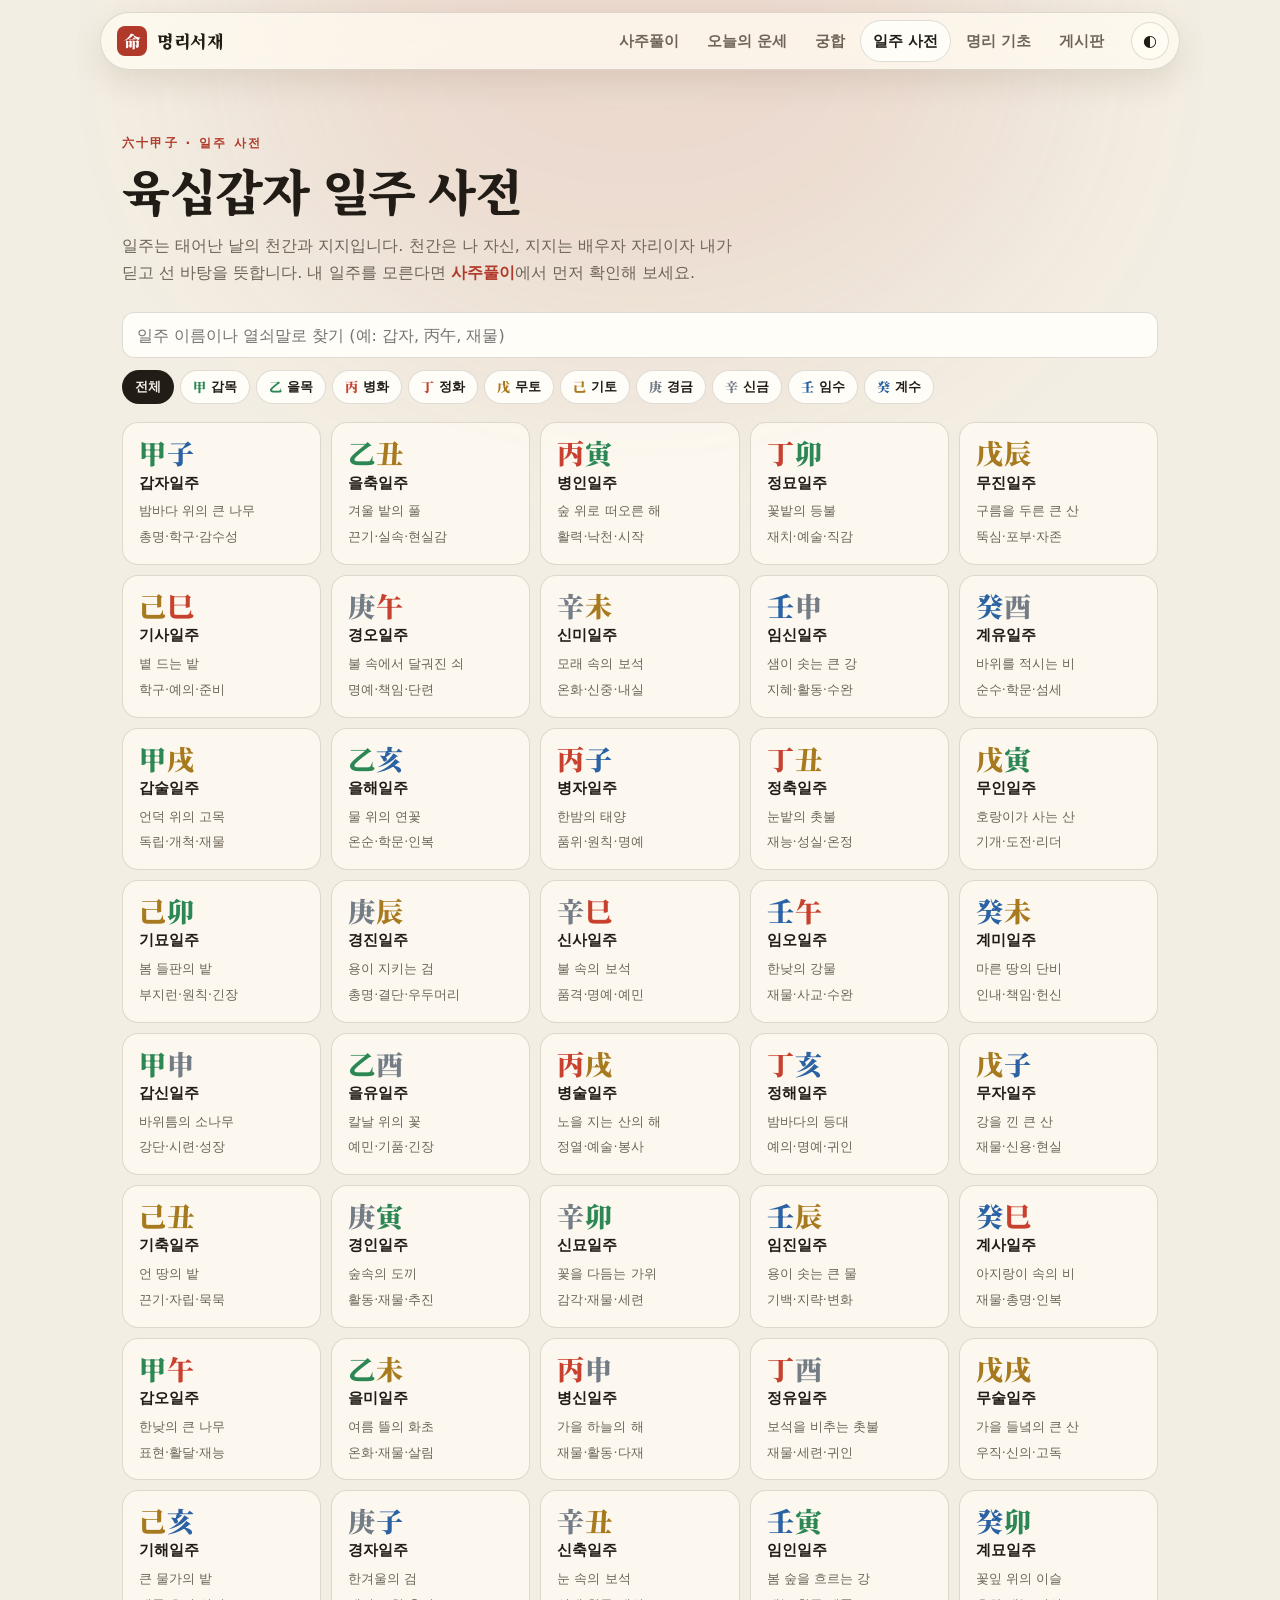
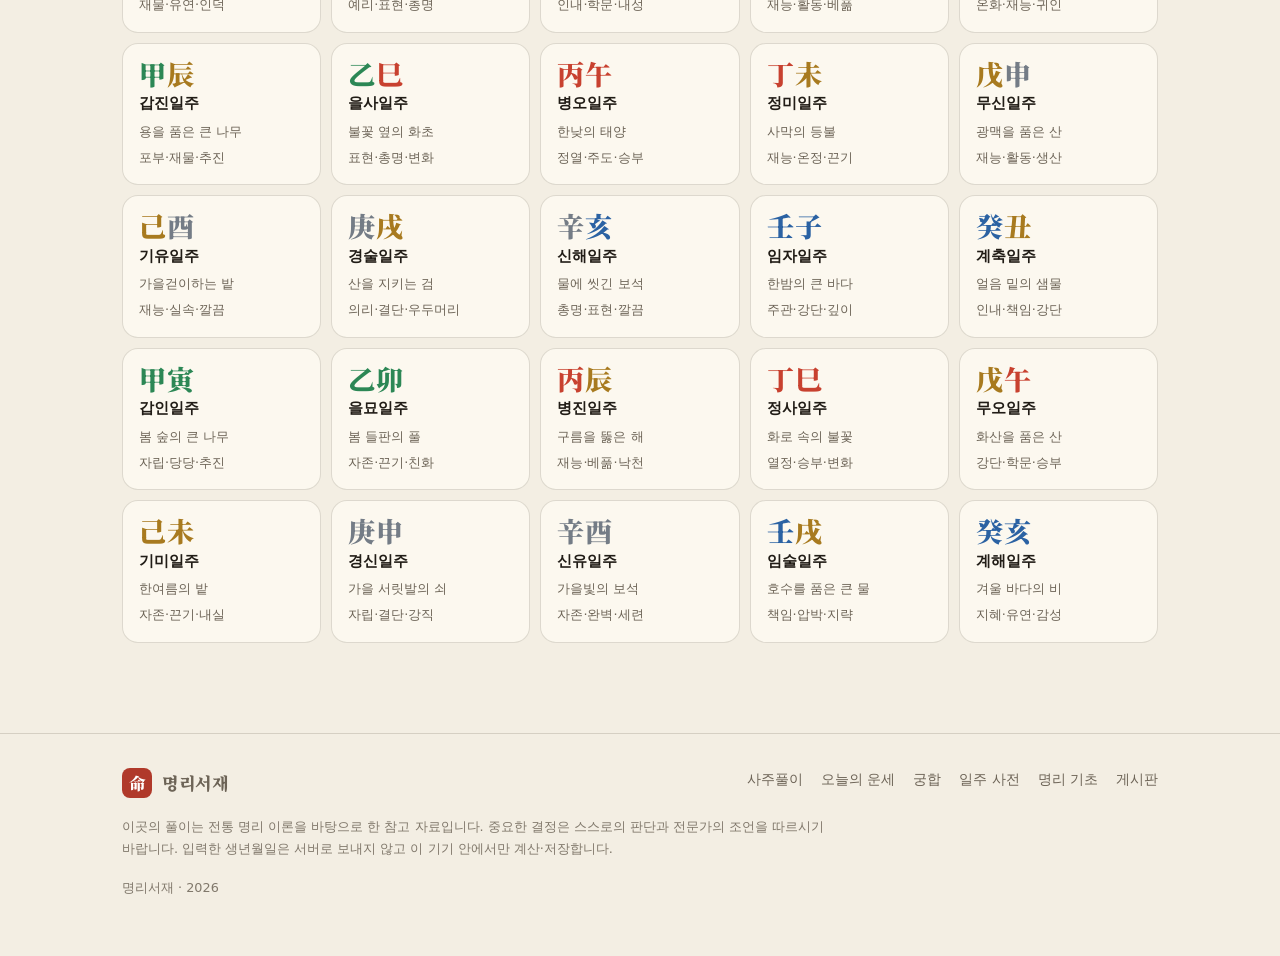
<file: ilju.html>
<!DOCTYPE html>
<html lang="ko">
<head>
<meta charset="utf-8">
<meta name="viewport" content="width=device-width, initial-scale=1, viewport-fit=cover">
<meta name="color-scheme" content="dark light">
<title>일주 사전 · 명리서재</title>
<meta name="description" content="갑자부터 계해까지 육십갑자 60가지 일주의 성향을 찾아봅니다.">
<link rel="icon" href="assets/favicon.svg" type="image/svg+xml">
<meta property="og:type" content="website">
<meta property="og:site_name" content="명리서재">
<meta property="og:title" content="일주 사전 · 명리서재">
<meta property="og:description" content="갑자부터 계해까지 육십갑자 60가지 일주의 성향을 찾아봅니다.">
<meta property="og:url" content="https://anthd227.github.io/test-website/ilju.html">
<meta property="og:image" content="https://anthd227.github.io/test-website/assets/og.png">
<link rel="preconnect" href="https://fonts.googleapis.com">
<link rel="preconnect" href="https://fonts.gstatic.com" crossorigin>
<link href="https://fonts.googleapis.com/css2?family=Noto+Serif+KR:wght@500;700;900&display=swap" rel="stylesheet">
<link rel="stylesheet" href="assets/site.css">
<script src="assets/saju-core.js"></script>
<script src="assets/saju-data.js"></script>
<script src="assets/site.js"></script>
<style>
  .tools { display: grid; gap: 12px; margin-bottom: 18px; }
  .list { display: grid; grid-template-columns: repeat(auto-fill, minmax(196px, 1fr)); gap: 10px; }
  .ij { text-align: left; padding: 16px; border-radius: 16px; border: 1px solid var(--line); background: var(--glass); cursor: pointer; display: grid; gap: 4px; transition: transform .15s, border-color .15s; }
  .ij:hover { transform: translateY(-2px); border-color: var(--c1); }
  .ij.on { border-color: var(--c1); background: var(--glass2); background: color-mix(in srgb, var(--c1) 9%, var(--bg2)); }
  .ij .top { display: flex; align-items: center; justify-content: space-between; gap: 8px; }
  .ij .mini-gz { font-size: 1.7rem; }
  .ij b { font-size: .95rem; }
  .ij small { color: var(--sub); font-size: .8rem; }
  .detail { display: grid; grid-template-columns: 150px 1fr; gap: 24px; margin-bottom: 22px; scroll-margin-top: 90px; }
  .detail .two { display: grid; grid-template-columns: 1fr 1fr; gap: 8px; align-content: start; }
  .detail h2 { margin: 4px 0 8px; }
  .nav2 { display: flex; justify-content: space-between; gap: 10px; margin-top: 18px; }
  @media (max-width: 620px) {
    .detail { grid-template-columns: 1fr; }
    .detail .two { max-width: 180px; }
    .list { grid-template-columns: repeat(2, 1fr); gap: 8px; }
    .ij { padding: 12px; }
    .ij .mini-gz { font-size: 1.45rem; }
    #filter { flex-wrap: nowrap; overflow-x: auto; margin: 0 -16px; padding: 0 16px 4px; scrollbar-width: none; }
  }
</style>
</head>
<body>
<noscript><p style="padding:24px;text-align:center">이 사이트는 자바스크립트를 켜야 이용할 수 있습니다.</p></noscript>

<main class="wrap">
  <div class="page-head">
    <div class="eyebrow">六十甲子 · 일주 사전</div>
    <h1>육십갑자 일주 사전</h1>
    <p class="lead">일주는 태어난 날의 천간과 지지입니다. 천간은 나 자신, 지지는 배우자 자리이자 내가 딛고 선 바탕을 뜻합니다. 내 일주를 모른다면 <a href="saju.html" style="color:var(--c1);font-weight:700">사주풀이</a>에서 먼저 확인해 보세요.</p>
  </div>

  <div id="detail"></div>

  <div class="tools">
    <input type="search" id="q" placeholder="일주 이름이나 열쇠말로 찾기 (예: 갑자, 丙午, 재물)" aria-label="일주 찾기">
    <div class="chips" id="filter"></div>
  </div>
  <div class="list" id="list"></div>
  <p class="muted small hide" id="empty" style="padding:30px 0;text-align:center">찾는 일주가 없습니다.</p>
</main>

<script>
(function () {
  var S = Saju, D = SajuData, U = SajuSite;
  function $(id) { return document.getElementById(id); }
  var stemFilter = -1, sel = -1, mine = -1;
  var p = U.getProfile();
  if (p) { var r = S.calc(p); if (!r.error) mine = S.ganziIndex(r.pillars[2].s, r.pillars[2].b); }

  $('filter').innerHTML = '<button type="button" class="chip on" data-s="-1">전체</button>' + S.STEM_H.map(function (h, i) {
    return '<button type="button" class="chip" data-s="' + i + '"><span class="gz-inline el-' + S.stemEl(i) + '">' + h + '</span> ' + S.STEM_K[i] + S.EL[S.stemEl(i)] + '</button>';
  }).join('');
  $('filter').addEventListener('click', function (ev) {
    var b = ev.target.closest('button'); if (!b) return;
    stemFilter = +b.getAttribute('data-s');
    this.querySelectorAll('button').forEach(function (x) { x.classList.toggle('on', x === b); });
    drawList();
  });
  $('q').addEventListener('input', drawList);

  function drawList() {
    var q = $('q').value.trim(), h = '', n = 0;
    for (var i = 0; i < 60; i++) {
      var g = S.ganziOf(i), it = D.ILJU[i];
      if (stemFilter >= 0 && g.s !== stemFilter) continue;
      if (q && (S.gzK(g) + S.gzH(g) + it[0] + it[1] + S.ANIMAL[g.b]).indexOf(q) < 0) continue;
      n++;
      h += '<button type="button" class="ij' + (i === sel ? ' on' : '') + '" data-i="' + i + '"><span class="top">' + U.miniGz(g) + (i === mine ? '<span class="tag hot">내 일주</span>' : '') + '</span><b>' + S.gzK(g) + '일주</b><small>' + it[0] + '</small><small>' + it[1] + '</small></button>';
    }
    $('list').innerHTML = h; $('empty').classList.toggle('hide', n > 0);
  }
  $('list').addEventListener('click', function (ev) {
    var b = ev.target.closest('button'); if (!b) return;
    location.hash = '#' + b.getAttribute('data-i');
  });

  function drawDetail(scroll) {
    var box = $('detail');
    if (sel < 0) { box.innerHTML = ''; return; }
    var g = S.ganziOf(sel), it = D.ILJU[sel], si = D.STEM_INFO[g.s], bt = S.tenGod(g.s, S.mainStem(g.b)), st = S.stage(g.s, g.b);
    var start = sel - sel % 10, gm = [(start + 10) % 12, (start + 11) % 12];
    var tags = [];
    if ([16, 46, 28, 34].indexOf(sel) >= 0) tags.push('괴강');
    if ([40, 31, 22, 13, 4, 58, 49].indexOf(sel) >= 0) tags.push('백호');
    var prev = S.ganziOf(sel - 1), next = S.ganziOf(sel + 1);
    box.innerHTML = '<div class="card solid detail" id="detailCard"><div class="two">' + U.gzTile('s', g.s) + U.gzTile('b', g.b, S.ANIMAL[g.b]) + '</div><div>' +
      '<div class="label">' + (sel + 1) + '번째 간지' + (sel === mine ? ' · 내 일주' : '') + '</div><h2>' + S.gzK(g) + '일주 · ' + it[0] + '</h2>' +
      '<div class="chips" style="margin-bottom:12px">' + it[1].split('·').map(function (k) { return '<span class="chip">' + k + '</span>'; }).join('') + tags.map(function (k) { return '<span class="chip" style="color:var(--c1)">' + k + '</span>'; }).join('') + '</div>' +
      '<p style="margin:0 0 14px">' + it[2] + '</p>' +
      '<dl class="kv"><dt>일간</dt><dd><b>' + S.STEM_K[g.s] + S.EL[S.stemEl(g.s)] + ' · ' + si.symbol + '</b> — ' + si.summary + '</dd>' +
      '<dt>일지</dt><dd><b>' + S.BR_K[g.b] + S.EL[S.BR_EL[g.b]] + ' · ' + S.ANIMAL[g.b] + '</b> — ' + D.BRANCH_INFO[g.b].desc + '</dd>' +
      '<dt>일지 십신</dt><dd><b>' + S.TEN[bt] + '</b> (' + D.TEN_INFO[bt].key + ') — ' + D.TEN_INFO[bt].desc + '</dd>' +
      '<dt>배우자와 가정</dt><dd>' + D.ILJI[bt].home + '</dd>' +
      '<dt>일과 재물</dt><dd>' + D.ILJI[bt].work + ' 일간의 성향으로는 ' + si.work + ' 쪽이 어울립니다.</dd>' +
      '<dt>연애</dt><dd>' + si.love + '</dd>' +
      '<dt>12운성</dt><dd><b>' + S.STAGE[st] + '</b> — ' + D.STAGE_INFO[st].desc + '</dd>' +
      '<dt>지장간</dt><dd>' + S.HIDDEN[g.b].map(function (x) { return '<span class="gz-inline el-' + S.stemEl(x) + '">' + S.STEM_H[x] + '</span> ' + S.TEN[S.tenGod(g.s, x)]; }).join(' · ') + '</dd>' +
      '<dt>공망</dt><dd>' + S.BR_H[gm[0]] + S.BR_H[gm[1]] + ' (' + S.BR_K[gm[0]] + '·' + S.BR_K[gm[1]] + ')</dd>' +
      '<dt>강점</dt><dd>' + si.good + '</dd><dt>유의할 점</dt><dd>' + si.care + '</dd></dl>' +
      '<div class="nav2"><a class="btn sm" href="#' + S.mod(sel - 1, 60) + '">← ' + S.gzK(prev) + '</a><a class="btn sm" href="#' + S.mod(sel + 1, 60) + '">' + S.gzK(next) + ' →</a></div></div></div>';
    if (scroll) document.getElementById('detailCard').scrollIntoView({ block: 'start' });
  }

  function route(scroll) {
    var n = parseInt(location.hash.slice(1), 10);
    sel = n >= 0 && n < 60 ? n : (mine >= 0 && !location.hash ? mine : -1);
    drawDetail(scroll); drawList();
  }
  window.addEventListener('hashchange', function () { route(true); });
  route(false);
})();
</script>
</body>
</html>
</file>
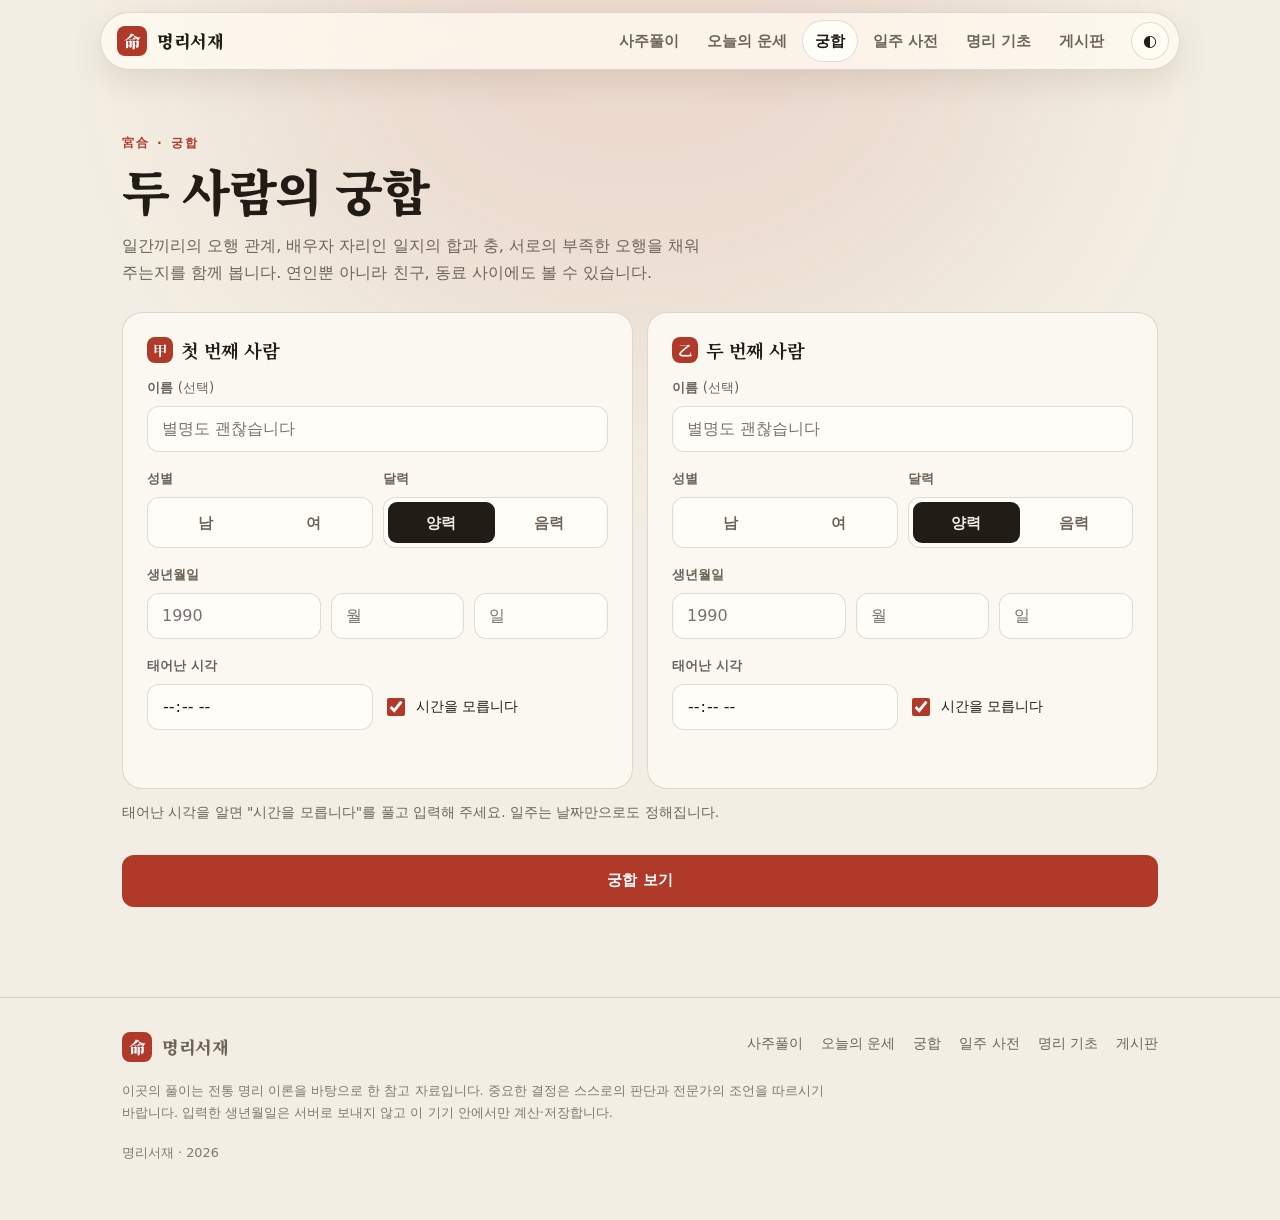
<file: match.html>
<!DOCTYPE html>
<html lang="ko">
<head>
<meta charset="utf-8">
<meta name="viewport" content="width=device-width, initial-scale=1, viewport-fit=cover">
<meta name="color-scheme" content="dark light">
<title>궁합 · 명리서재</title>
<meta name="description" content="두 사람의 일간과 일지, 오행의 보완 관계로 궁합을 봅니다.">
<link rel="icon" href="assets/favicon.svg" type="image/svg+xml">
<meta property="og:type" content="website">
<meta property="og:site_name" content="명리서재">
<meta property="og:title" content="궁합 · 명리서재">
<meta property="og:description" content="두 사람의 일간과 일지, 오행의 보완 관계로 궁합을 봅니다.">
<meta property="og:url" content="https://anthd227.github.io/test-website/match.html">
<meta property="og:image" content="https://anthd227.github.io/test-website/assets/og.png">
<link rel="preconnect" href="https://fonts.googleapis.com">
<link rel="preconnect" href="https://fonts.gstatic.com" crossorigin>
<link href="https://fonts.googleapis.com/css2?family=Noto+Serif+KR:wght@500;700;900&display=swap" rel="stylesheet">
<link rel="stylesheet" href="assets/site.css">
<script src="assets/saju-core.js"></script>
<script src="assets/saju-data.js"></script>
<script src="assets/site.js"></script>
<style>
  .pair h2 { font-size: 1.15rem; display: flex; align-items: center; gap: 8px; }
  .pair h2 span { width: 26px; height: 26px; border-radius: 8px; background: var(--c1); color: #fff; display: grid; place-items: center; font-size: .9rem; }
  .top { display: grid; grid-template-columns: auto 1fr; gap: 26px; align-items: center; }
  .vs { display: grid; grid-template-columns: 1fr auto 1fr; gap: 14px; align-items: center; text-align: center; }
  .vs .who b { display: block; margin-bottom: 8px; }
  .vs .four { display: grid; grid-template-columns: repeat(4, 1fr); gap: 4px; max-width: 220px; margin: 0 auto; }
  .vs .four > div { display: grid; gap: 4px; }
  .vs .four .gz b { font-size: 1.25rem; }
  .vs .four .gz span { display: none; }
  .vs .four .gz { border-radius: 10px; }
  .vs .mid { font-family: var(--serif); font-size: 1.6rem; font-weight: 900; color: var(--c1); }
  .item { display: grid; grid-template-columns: 1fr auto; gap: 6px 14px; }
  .item .pt { font-weight: 800; font-variant-numeric: tabular-nums; white-space: nowrap; }
  .item .pt.up { color: var(--wood); } .item .pt.down { color: var(--fire); }
  .item p { grid-column: 1 / -1; }
  @media (max-width: 620px) { .top { grid-template-columns: 1fr; justify-items: start; } .vs { grid-template-columns: 1fr; } }
</style>
</head>
<body>
<noscript><p style="padding:24px;text-align:center">이 사이트는 자바스크립트를 켜야 이용할 수 있습니다.</p></noscript>

<main class="wrap">
  <div class="page-head">
    <div class="eyebrow">宮合 · 궁합</div>
    <h1>두 사람의 궁합</h1>
    <p class="lead">일간끼리의 오행 관계, 배우자 자리인 일지의 합과 충, 서로의 부족한 오행을 채워 주는지를 함께 봅니다. 연인뿐 아니라 친구, 동료 사이에도 볼 수 있습니다.</p>
  </div>

  <div id="inputView">
    <div class="grid g2">
      <div class="card solid pair"><h2><span>甲</span>첫 번째 사람</h2><div id="formA" style="margin-top:14px"></div></div>
      <div class="card solid pair"><h2><span>乙</span>두 번째 사람</h2><div id="formB" style="margin-top:14px"></div></div>
    </div>
    <p class="small muted" style="margin:12px 0 0">태어난 시각을 알면 "시간을 모릅니다"를 풀고 입력해 주세요. 일주는 날짜만으로도 정해집니다.</p>
    <div class="msg" id="msg" style="margin-top:6px"></div>
    <button class="btn main block" id="goBtn" type="button" style="margin-top:6px">궁합 보기</button>
  </div>

  <div id="result" class="hide">
    <div class="card solid top">
      <div class="score" id="score"><div><span><b id="scoreNum"></b><small>궁합 점수</small></span></div></div>
      <div><div class="label" id="rLabel"></div><h2 id="rTitle"></h2><p id="rSummary"></p></div>
    </div>
    <div class="card" style="margin-top:14px"><div class="vs" id="vs"></div></div>
    <div class="stack" style="margin-top:14px" id="items"></div>
    <div class="btns" style="margin-top:22px"><button class="btn" id="againBtn" type="button">다시 입력</button></div>
    <p class="small muted" style="margin-top:18px">궁합 점수는 일주를 중심으로 한 간이 계산입니다. 점수가 낮다고 인연이 아닌 것은 아니며, 서로 조심할 지점을 알려 주는 참고 자료로 봐 주세요.</p>
  </div>
</main>

<script>
(function () {
  var S = Saju, D = SajuData, U = SajuSite;
  function $(id) { return document.getElementById(id); }
  var opt = { advanced: false, requireGender: false, submit: false, unknownDefault: true };
  var fa = U.birthForm($('formA'), opt), fb = U.birthForm($('formB'), opt);
  var p = U.getProfile(); if (p) fa.set(p);
  [fa, fb].forEach(function (f) { f.form.addEventListener('submit', function (ev) { ev.preventDefault(); run(); }); });
  $('goBtn').addEventListener('click', run);
  $('againBtn').addEventListener('click', function () { $('result').classList.add('hide'); $('inputView').classList.remove('hide'); window.scrollTo(0, 0); });

  function four(r) {
    return '<div class="four">' + [3, 2, 1, 0].map(function (i) { var pp = r.pillars[i]; return '<div>' + U.gzTile('s', pp ? pp.s : null) + U.gzTile('b', pp ? pp.b : null) + '</div>'; }).join('') + '</div>';
  }
  function count(r, elIdx) { return r.elements[elIdx]; }

  function run() {
    $('msg').textContent = '';
    var a = fa.get(); if (!a) return;
    var b = fb.get(); if (!b) return;
    var ra = S.calc(a), rb = S.calc(b);
    if (ra.error) { fa.showError(ra.error); return; }
    if (rb.error) { fb.showError(rb.error); return; }
    var na = a.name || '첫 번째 사람', nb = b.name || '두 번째 사람';
    var A = ra.pillars, B = rb.pillars, items = [], score = 50;
    function add(title, pt, text) { score += pt; items.push({ title: title, pt: pt, text: text }); }

    // 일간
    var rel = S.mod(S.stemEl(B[2].s) - S.stemEl(A[2].s), 5), me = D.MATCH_EL[rel];
    add('일간의 관계 · ' + S.STEM_H[A[2].s] + S.EL[S.stemEl(A[2].s)] + ' · ' + S.STEM_H[B[2].s] + S.EL[S.stemEl(B[2].s)], me.d,
      na + '의 입장에서 ' + me.name + '입니다. ' + me.t);
    var sr = S.stemRel(A[2].s, B[2].s);
    if (sr === '합') add('일간의 합 · ' + S.STEM_H[A[2].s] + S.STEM_H[B[2].s] + ' 합', 10, '두 사람의 일간이 천간합을 이룹니다. 서로에게 자연스럽게 끌리고, 함께 있을 때 하나의 팀처럼 움직입니다.');
    if (sr === '충') add('일간의 충 · ' + S.STEM_H[A[2].s] + S.STEM_H[B[2].s] + ' 충', -5, '두 사람의 일간이 정면으로 마주 봅니다. 생각의 방향이 달라 부딪치지만, 서로에게 없는 시각을 보여 주기도 합니다.');

    // 일지
    var br = S.branchRel(A[2].b, B[2].b), used = false;
    br.forEach(function (n) { var x = D.MATCH_BR[n]; if (x) { used = true; add('일지의 관계 · ' + S.BR_H[A[2].b] + S.BR_H[B[2].b] + ' ' + n, x.d, x.t); } });
    if (!used) add('일지의 관계 · ' + S.BR_H[A[2].b] + S.BR_H[B[2].b], D.MATCH_BR['없음'].d, D.MATCH_BR['없음'].t);

    // 띠
    var yr = S.branchRel(A[0].b, B[0].b), yt = S.ANIMAL[A[0].b] + '띠와 ' + S.ANIMAL[B[0].b] + '띠';
    if (yr.indexOf('육합') >= 0 || yr.indexOf('반합') >= 0) add('띠의 관계 · ' + yt, 5, '띠가 서로 합을 이룹니다. 집안 분위기나 살아온 배경에서 통하는 면이 많습니다.');
    else if (yr.indexOf('충') >= 0) add('띠의 관계 · ' + yt, -3, '띠가 서로 충합니다. 자라 온 환경과 가치관의 차이를 인정하는 것이 필요합니다.');
    else if (yr.indexOf('원진') >= 0) add('띠의 관계 · ' + yt, -2, '띠가 원진 관계입니다. 사소한 습관에서 거슬리는 점이 생길 수 있습니다.');
    else add('띠의 관계 · ' + yt, 2, '띠 사이에 뚜렷한 합이나 충이 없어 무난합니다.');

    // 오행 보완
    var fill = [];
    ra.lackEls.forEach(function (e) { if (count(rb, e) >= 2) fill.push(U.josa(nb, '이', '가') + ' ' + na + '에게 없는 ' + S.EL[e] + ' 기운을 채워 줍니다.'); });
    rb.lackEls.forEach(function (e) { if (count(ra, e) >= 2) fill.push(U.josa(na, '이', '가') + ' ' + nb + '에게 없는 ' + S.EL[e] + ' 기운을 채워 줍니다.'); });
    if (fill.length) add('오행의 보완', Math.min(10, fill.length * 5), fill.join(' ') + ' 서로의 빈 곳을 메워 주는 좋은 조합입니다.');
    else {
      var same = ra.manyEls.filter(function (e) { return rb.manyEls.indexOf(e) >= 0; });
      if (same.length) add('오행의 보완', -3, '두 사람 모두 ' + same.map(function (e) { return S.EL[e]; }).join('·') + ' 기운이 많습니다. 닮아서 편하지만 한쪽으로 쏠리기 쉬우니 서로 다른 취미를 가져 보는 것이 좋습니다.');
      else add('오행의 보완', 0, '오행 구성에서 서로를 특별히 채우거나 겹치는 부분이 크지 않습니다.');
    }

    score = Math.max(38, Math.min(99, score));
    $('score').style.setProperty('--p', score); $('scoreNum').textContent = score;
    var grade = score >= 88 ? ['천생연분에 가까운 궁합', '타고난 결이 잘 맞습니다. 좋은 흐름을 당연하게 여기지 않고 표현을 아끼지 않으면 더할 나위 없습니다.']
      : score >= 76 ? ['잘 어울리는 궁합', '서로에게 힘이 되는 면이 많습니다. 아래의 조심할 점만 살피면 오래 편안하게 갈 수 있습니다.']
      : score >= 64 ? ['맞춰 가는 궁합', '좋은 점과 어긋나는 점이 함께 있습니다. 다름을 고치려 하기보다 역할을 나누면 균형이 잡힙니다.']
      : ['노력이 필요한 궁합', '타고난 방식이 꽤 다릅니다. 그만큼 서로에게서 배울 것이 많으니 대화의 규칙을 정해 두면 좋습니다.'];
    $('rLabel').textContent = na + ' · ' + nb;
    $('rTitle').textContent = grade[0];
    $('rSummary').textContent = grade[1];
    $('vs').innerHTML = '<div class="who"><b>' + U.esc(na) + ' · ' + S.gzK(A[2]) + '일주</b>' + four(ra) + '</div><div class="mid">合</div><div class="who"><b>' + U.esc(nb) + ' · ' + S.gzK(B[2]) + '일주</b>' + four(rb) + '</div>';
    $('items').innerHTML = items.map(function (it) {
      return '<div class="card item"><h3>' + U.esc(it.title) + '</h3><span class="pt ' + (it.pt > 0 ? 'up' : it.pt < 0 ? 'down' : '') + '">' + (it.pt > 0 ? '+' : '') + it.pt + '</span><p>' + U.esc(it.text) + '</p></div>';
    }).join('');
    $('inputView').classList.add('hide'); $('result').classList.remove('hide'); window.scrollTo(0, 0);
  }
})();
</script>
</body>
</html>
</file>
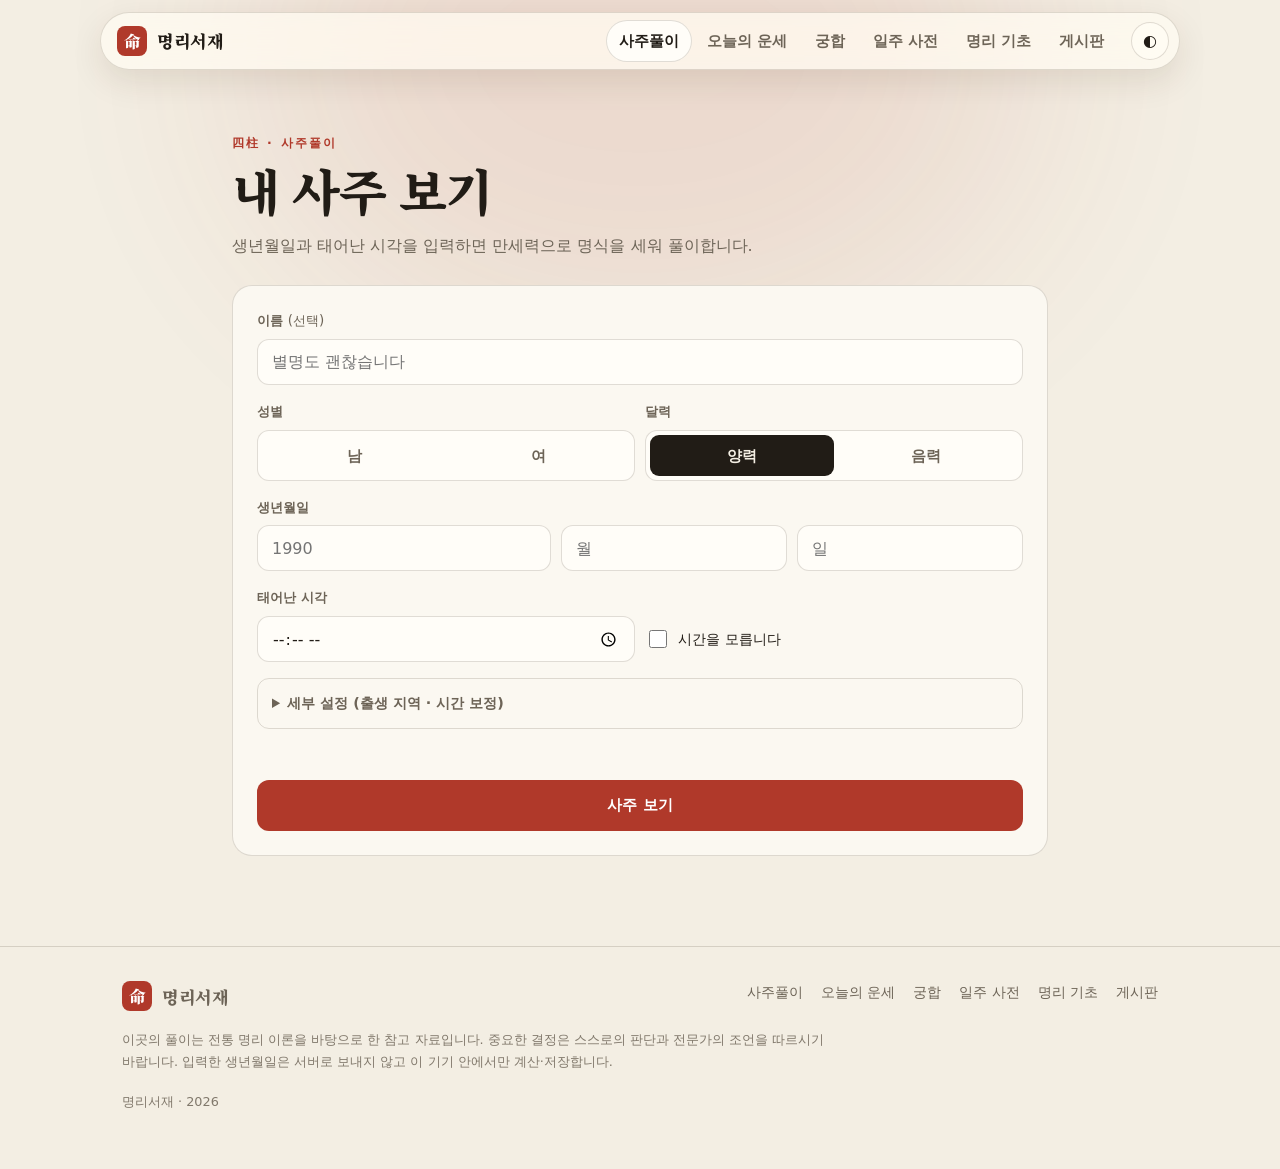
<file: saju.html>
<!DOCTYPE html>
<html lang="ko">
<head>
<meta charset="utf-8">
<meta name="viewport" content="width=device-width, initial-scale=1, viewport-fit=cover">
<meta name="color-scheme" content="dark light">
<title>사주풀이 · 명리서재</title>
<meta name="description" content="만세력으로 사주팔자를 세우고 오행, 십신, 신살, 대운, 세운을 풀이합니다.">
<link rel="icon" href="assets/favicon.svg" type="image/svg+xml">
<meta property="og:type" content="website">
<meta property="og:site_name" content="명리서재">
<meta property="og:title" content="사주풀이 · 명리서재">
<meta property="og:description" content="만세력으로 사주팔자를 세우고 오행, 십신, 신살, 대운, 세운을 풀이합니다.">
<meta property="og:url" content="https://anthd227.github.io/test-website/saju.html">
<meta property="og:image" content="https://anthd227.github.io/test-website/assets/og.png">
<link rel="preconnect" href="https://fonts.googleapis.com">
<link rel="preconnect" href="https://fonts.gstatic.com" crossorigin>
<link href="https://fonts.googleapis.com/css2?family=Noto+Serif+KR:wght@500;700;900&display=swap" rel="stylesheet">
<link rel="stylesheet" href="assets/site.css">
<script src="assets/saju-core.js"></script>
<script src="assets/saju-data.js"></script>
<script src="assets/site.js"></script>
<style>
  .res-head { display: flex; justify-content: space-between; align-items: flex-end; gap: 16px; flex-wrap: wrap; padding: 46px 0 18px; }
  .res-head h1 { font-size: clamp(1.7rem, 5vw, 2.5rem); margin: 6px 0 6px; }
  .sec { padding-top: 34px; }
  .sec > h2 { display: flex; align-items: baseline; gap: 10px; }
  .sec > h2 small { font-family: inherit; font-size: .82rem; font-weight: 500; color: var(--sub); letter-spacing: 0; }
  .me-card { display: grid; grid-template-columns: 120px 1fr; gap: 22px; align-items: start; }
  .rel-list { display: grid; gap: 10px; }
  .rel-list > div { display: grid; gap: 4px; padding: 12px 0; border-bottom: 1px solid var(--line); font-size: .93rem; }
  .rel-list > div:last-child { border-bottom: 0; }
  .rel-list b { font-family: var(--serif); }
  .rel-list small { display: block; color: var(--sub); }
  .help { display: grid; gap: 12px; }
  .help .it { padding: 14px 16px; border-radius: 14px; border: 1px solid var(--el); border: 1px solid color-mix(in srgb, var(--el) 40%, transparent); background: color-mix(in srgb, var(--el) 8%, transparent); }
  .help .it h3 { color: var(--el); margin-bottom: 4px; }
  @media (max-width: 620px) {
    .me-card { grid-template-columns: 84px 1fr; gap: 14px; }
  }
</style>
</head>
<body>
<noscript><p style="padding:24px;text-align:center">이 사이트는 자바스크립트를 켜야 이용할 수 있습니다.</p></noscript>

<main class="wrap narrow">
  <div id="inputView">
    <div class="page-head">
      <div class="eyebrow">四柱 · 사주풀이</div>
      <h1>내 사주 보기</h1>
      <p class="lead">생년월일과 태어난 시각을 입력하면 만세력으로 명식을 세워 풀이합니다.</p>
    </div>
    <div class="card solid"><div id="formBox"></div></div>
  </div>

  <div id="resultView" class="hide">
    <div class="res-head">
      <div>
        <div class="eyebrow">四柱八字</div>
        <h1 id="rTitle"></h1>
        <div class="muted small" id="rMeta"></div>
      </div>
      <div class="btns">
        <button class="btn sm main" id="saveBtn" type="button">내 사주로 저장</button>
        <button class="btn sm" id="copyBtn" type="button" title="링크에 생년월일과 이름이 들어갑니다">링크 복사</button>
        <button class="btn sm" id="editBtn" type="button">다시 입력</button>
      </div>
    </div>

    <nav class="toc" aria-label="풀이 목차">
      <a class="chip" href="#s-chart">명식</a><a class="chip" href="#s-el">오행</a><a class="chip" href="#s-me">일간</a><a class="chip" href="#s-ten">십신</a>
      <a class="chip" href="#s-rel">합충·신살</a><a class="chip" href="#s-daeun">대운</a><a class="chip" href="#s-year">세운</a>
    </nav>

    <div id="rNotes" style="padding-top:20px"></div>

    <section class="sec" id="s-chart">
      <h2>명식 <small>사주 여덟 글자</small></h2>
      <div class="card solid"><div class="pillars" id="rChart"></div></div>
    </section>

    <section class="sec" id="s-el">
      <h2>오행 분포 <small>기운의 균형</small></h2>
      <div class="grid g2">
        <div class="card"><div class="bars" id="rBars"></div><p class="small" id="rYinYang" style="margin-top:16px"></p></div>
        <div class="card"><div class="label">일간의 힘 (간이 판정)</div><h3 id="rStrength" style="margin:4px 0 14px"></h3><div class="meter"><i id="rMeter"></i></div><div class="meter-label"><span>신약</span><span>중화</span><span>신강</span></div><p class="small" id="rStrengthText" style="margin-top:14px"></p></div>
      </div>
      <div class="stack" style="margin-top:14px" id="rElText"></div>
      <h3 style="margin:26px 0 12px">보완하면 좋은 기운</h3>
      <div class="help" id="rHelp"></div>
    </section>

    <section class="sec" id="s-me">
      <h2>일간 <small>나를 나타내는 글자</small></h2>
      <div class="card me-card" id="rMe"></div>
      <a class="card" id="rIlju" style="margin-top:14px"></a>
    </section>

    <section class="sec" id="s-ten">
      <h2>십신 <small>관계와 역할의 지도</small></h2>
      <div class="grid g2">
        <div class="card"><div class="bars" id="rTenBars"></div></div>
        <div class="card" id="rTenText"></div>
      </div>
      <div class="tbl-wrap" style="margin-top:14px"><table class="tbl" id="rTenTable"></table></div>
    </section>

    <section class="sec" id="s-rel">
      <h2>합충과 신살 <small>글자 사이의 작용</small></h2>
      <div class="grid g2">
        <div class="card"><h3>합 · 충 · 형</h3><div class="rel-list" id="rRel"></div></div>
        <div class="card"><h3>신살</h3><div class="rel-list" id="rSinsal"></div><p class="small" style="margin-top:12px">귀인과 양인은 일간 기준, 역마·도화·화개는 년지와 일지 기준, 월덕귀인은 월지 기준으로 표시합니다.</p></div>
      </div>
    </section>

    <section class="sec" id="s-daeun">
      <h2>대운 <small>10년 단위의 큰 흐름</small></h2>
      <div class="card"><p id="rDaeunInfo" style="margin-bottom:14px"></p><div class="hscroll" id="rDaeun"></div><div class="note" id="rDaeunNow" style="margin-top:14px"></div></div>
    </section>

    <section class="sec" id="s-year">
      <h2>세운 <small>해마다 바뀌는 운</small></h2>
      <div class="card"><div class="hscroll" id="rYears"></div><div class="note" id="rYearNow" style="margin-top:14px"></div></div>
    </section>

    <div class="btns" style="margin-top:34px">
      <a class="btn" id="todayLink" href="today.html">오늘의 운세 보기</a>
      <a class="btn" href="match.html">궁합 보기</a>
    </div>
  </div>
</main>

<script>
(function () {
  var S = Saju, D = SajuData, U = SajuSite;
  function $(id) { return document.getElementById(id); }
  function pad(n) { return (n < 10 ? '0' : '') + n; }
  function elSpan(i, text) { return '<span class="el-text el-' + i + '">' + text + '</span>'; }
  function stemHtml(s) { return '<span class="gz-inline el-' + S.stemEl(s) + '">' + S.STEM_H[s] + '</span>'; }
  function brHtml(b) { return '<span class="gz-inline el-' + S.BR_EL[b] + '">' + S.BR_H[b] + '</span>'; }

  var inputView = $('inputView'), resultView = $('resultView'), current = null;
  var bf = U.birthForm($('formBox'), {});
  bf.form.addEventListener('submit', function (ev) {
    ev.preventDefault();
    var v = bf.get();
    if (!v) return;
    var r = S.calc(v);
    if (r.error) { bf.showError(r.error); return; }
    history.pushState(null, '', 'saju.html?' + U.toQuery(v));
    show(v, r);
  });
  $('editBtn').addEventListener('click', function () { resultView.classList.add('hide'); inputView.classList.remove('hide'); window.scrollTo(0, 0); });
  $('saveBtn').addEventListener('click', function () {
    if (!current) return;
    this.textContent = U.saveProfile(current) ? '저장했습니다' : '저장하지 못했습니다';
  });
  $('copyBtn').addEventListener('click', function () {
    var b = this, url = location.href;
    function done(ok) { b.textContent = ok ? '복사했습니다 (생년월일 포함)' : '복사하지 못했습니다'; setTimeout(function () { b.textContent = '링크 복사'; }, 2600); }
    if (navigator.clipboard && navigator.clipboard.writeText) navigator.clipboard.writeText(url).then(function () { done(true); }, function () { done(false); });
    else done(false);
  });
  function boot() {
    var v = U.fromQuery();
    if (v) {
      bf.set(v);
      var r = S.calc(v);
      if (r.error) { bf.showError(r.error); resultView.classList.add('hide'); inputView.classList.remove('hide'); return; }
      show(v, r);
    } else {
      resultView.classList.add('hide'); inputView.classList.remove('hide');
      var p = U.getProfile(); if (p) bf.set(p);
    }
  }
  window.addEventListener('popstate', boot);
  boot();

  function show(v, r) {
    current = v;
    inputView.classList.add('hide'); resultView.classList.remove('hide');
    $('saveBtn').textContent = '내 사주로 저장';
    var P = r.pillars, day = P[2].s, dayEl = S.stemEl(day);

    // 머리말
    $('rTitle').textContent = (v.name ? v.name + '님의 사주' : '사주 풀이') + ' · ' + S.gzK(P[2]) + '일주';
    var meta = '양력 ' + r.solar.y + '.' + pad(r.solar.m) + '.' + pad(r.solar.d) + (r.unknownTime ? ' (시간 모름)' : ' ' + pad(v.h) + ':' + pad(v.mi));
    if (r.lunar) meta += ' · 음력 ' + r.lunar.y + '.' + (r.lunar.leap ? '윤' : '') + pad(r.lunar.m) + '.' + pad(r.lunar.d);
    meta += ' · ' + (v.gender === 'M' ? '남' : v.gender === 'F' ? '여' : '') + ' · ' + S.ANIMAL[P[0].b] + '띠';
    $('rMeta').textContent = meta;
    document.title = (v.name ? v.name + '님의 사주' : '사주 풀이') + ' · 명리서재';

    // 계산 메모
    var notes = [];
    if (r.corrected) notes.push('<b>시간 보정</b> 시계 시각 ' + pad(v.h) + ':' + pad(v.mi) + ' → 출생 지역 태양시 ' + pad(r.localTime.h) + ':' + pad(r.localTime.mi) + ' (' + (r.correctionMin > 0 ? '+' : '') + r.correctionMin + '분)으로 일주와 시주를 정했습니다.');
    if (r.offsetMin !== 540) notes.push('<b>표준시</b> 출생 당시 한국의 표준시는 지금과 달랐습니다 (UTC+' + Math.floor(r.offsetMin / 60) + ':' + pad(r.offsetMin % 60) + (r.offsetMin === 600 ? ', 서머타임' : '') + '). 이를 반영해 계산했습니다.');
    if (r.lateJa) notes.push('<b>자시</b> 밤 11시 이후 출생입니다. ' + (v.jasi === 'yaja' ? '야자시 방식으로 일주를 당일로 두었습니다.' : '자시부터 다음 날로 보아 일주를 다음 날 간지로 세웠습니다. 세부 설정에서 야자시 방식으로 바꿀 수 있습니다.'));
    if (r.unknownTime) notes.push('<b>시간 모름</b> 시주 없이 여섯 글자로 풀이합니다.' + (r.boundaryDay ? ' 태어난 날에 절기가 바뀌어, 출생 시각에 따라 월주가 달라질 수 있습니다.' : ''));
    else if (r.nearBoundaryMin < 30) {
      var near = Math.abs(r.utc - r.jeol.prev.utc) < Math.abs(r.jeol.next.utc - r.utc) ? r.jeol.prev : r.jeol.next;
      notes.push('<b>절입 시각 근접</b> ' + near.name + ' 절입(' + U.fmtKst(near.utc) + ')과 ' + Math.round(r.nearBoundaryMin) + '분 차이입니다. 출생 시각이 조금만 달라도 월주가 바뀔 수 있으니 시각을 다시 확인해 보세요.');
    }
    $('rNotes').innerHTML = notes.map(function (n) { return '<div class="note">' + n + '</div>'; }).join('');

    // 명식표 (시 · 일 · 월 · 년 순)
    var order = [3, 2, 1, 0], sub = ['조상 · 초년', '부모 · 사회', '나 · 배우자', '자식 · 말년'];
    var sinsalAt = [[], [], [], []];
    r.sinsal.forEach(function (x) { x.at.forEach(function (i) { sinsalAt[i].push(x.name); }); });
    var h = '<div></div>' + order.map(function (i) { return '<div class="ch">' + S.PILLAR_NAME[i] + '<small>' + sub[i] + '</small></div>'; }).join('');
    function rowOf(label, fn) { h += '<div class="rh">' + label + '</div>' + order.map(function (i) { return '<div class="cell">' + (r.cells[i] ? fn(r.cells[i], i) : '<span class="muted">-</span>') + '</div>'; }).join(''); }
    h += '<div class="rh">십신</div>' + order.map(function (i) { var c = r.cells[i]; return '<div class="cell' + (i === 2 ? ' me' : '') + '">' + (c ? (i === 2 ? '일간(나)' : S.TEN[c.stemTen]) : '-') + '</div>'; }).join('');
    h += '<div class="rh">천간</div>' + order.map(function (i) { return '<div>' + U.gzTile('s', P[i] ? P[i].s : null) + '</div>'; }).join('');
    h += '<div class="rh">지지</div>' + order.map(function (i) { return '<div>' + U.gzTile('b', P[i] ? P[i].b : null, P[i] ? S.ANIMAL[P[i].b] : '') + '</div>'; }).join('');
    rowOf('십신', function (c) { return S.TEN[c.branchTen]; });
    rowOf('지장간', function (c) { return '<div class="hid">' + c.hidden.map(function (x) { return stemHtml(x.s); }).join('') + '</div>'; });
    rowOf('12운성', function (c) { return S.STAGE[c.stage]; });
    rowOf('신살', function (c, i) { return sinsalAt[i].length ? sinsalAt[i].map(function (n) { return '<span class="tag' + (n === '천을귀인' ? ' hot' : '') + '">' + n + '</span>'; }).join('') : '<span class="muted">-</span>'; });
    $('rChart').innerHTML = h;

    // 오행
    $('rBars').innerHTML = r.elements.map(function (c, i) {
      return '<div class="bar-row el-' + i + '"><span><span class="el-dot"></span> ' + D.EL_INFO[i].hanja + ' ' + S.EL[i] + '</span><div class="track"><div class="fill" style="width:' + (c / r.elementTotal * 100) + '%"></div></div><span class="num">' + c + '</span></div>';
    }).join('');
    $('rYinYang').textContent = '음양 비율은 양 ' + r.yinYang.yang + ' : 음 ' + r.yinYang.yin + '입니다. ' + (r.yinYang.yang > r.yinYang.yin + 1 ? '밖으로 드러내고 움직이는 성향이 강합니다.' : r.yinYang.yin > r.yinYang.yang + 1 ? '안으로 살피고 다지는 성향이 강합니다.' : '음양이 고르게 섞여 있습니다.');
    $('rStrength').textContent = r.strength.label;
    $('rMeter').style.left = Math.max(4, Math.min(96, r.strength.ratio * 100)) + '%';
    $('rStrengthText').textContent = '일간 ' + U.josa(S.STEM_K[day] + S.EL[dayEl], '을', '를') + ' 돕는 기운(비겁·인성)이 ' + (r.strength.ratio < 0.05 ? '거의 없습니다. ' : '전체의 약 ' + Math.round(r.strength.ratio * 100) + '%입니다. ') +
      (r.strength.deukryeong ? '태어난 달의 기운이 일간을 도와 제철을 만났습니다(득령). ' : '태어난 달의 기운은 일간을 직접 돕지 않습니다. ') +
      (r.strength.strong ? '기운이 넉넉한 편이라 재능을 밖으로 쓰고 덜어 내는 쪽이 균형에 좋습니다.' : '기운이 부족한 편이라 배우고 채우며 도와줄 사람을 곁에 두는 쪽이 균형에 좋습니다.') + ' 월지에 가중치를 둔 간이 계산이며, 실제 감명에서는 조후와 통근을 함께 봅니다.';
    var elText = [];
    r.manyEls.forEach(function (i) { elText.push('<div class="note el-' + i + '"><b>' + elSpan(i, S.EL[i] + '(' + D.EL_INFO[i].hanja + ') 기운이 많습니다') + '</b> ' + D.EL_INFO[i].many + '</div>'); });
    r.lackEls.forEach(function (i) { elText.push('<div class="note el-' + i + '"><b>' + elSpan(i, S.EL[i] + '(' + D.EL_INFO[i].hanja + ') 기운이 없습니다') + '</b> ' + D.EL_INFO[i].lack + '</div>'); });
    if (!elText.length) elText.push('<div class="note"><b>오행이 고르게 분포합니다</b> 특별히 넘치거나 빠진 기운이 없어 어떤 환경에도 무난하게 적응합니다.</div>');
    $('rElText').innerHTML = elText.join('');
    var help = r.helpEls.slice();
    r.lackEls.forEach(function (i) { if (help.indexOf(i) < 0 && !r.strength.strong && S.mod(i - dayEl, 5) !== 3) help.push(i); });
    $('rHelp').innerHTML = help.slice(0, 3).map(function (i) {
      var e = D.EL_INFO[i], tg = D.TENGROUP_INFO[S.mod(i - dayEl, 5)];
      return '<div class="it el-' + i + '"><h3>' + e.hanja + ' ' + e.name + ' · 나에게는 ' + tg.name + '</h3><dl class="kv"><dt>색</dt><dd>' + e.color + '</dd><dt>방위</dt><dd>' + e.dir + '</dd><dt>숫자</dt><dd>' + e.num + '</dd><dt>실천</dt><dd>' + e.boost + '</dd></dl></div>';
    }).join('');

    // 일간
    var si = D.STEM_INFO[day], mb = P[1].b;
    $('rMe').innerHTML = '<div>' + U.gzTile('s', day) + '</div><div><div class="label">' + S.STEM_K[day] + S.EL[dayEl] + ' (' + (S.stemYang(day) ? '양' : '음') + ') · ' + si.symbol + '</div><h3 style="font-size:1.3rem;margin:4px 0 8px">' + si.title + '</h3>' +
      '<p>' + si.summary + '</p><p>' + brHtml(mb) + '월, ' + D.BRANCH_INFO[mb].season + '에 태어난 ' + S.STEM_K[day] + S.EL[dayEl] + '입니다. ' + D.BRANCH_INFO[mb].desc + '</p>' +
      '<dl class="kv" style="margin-top:14px"><dt>강점</dt><dd>' + si.good + '</dd><dt>유의할 점</dt><dd>' + si.care + '</dd><dt>어울리는 일</dt><dd>' + si.work + '</dd><dt>연애와 관계</dt><dd>' + si.love + '</dd></dl></div>';
    var dIdx = S.ganziIndex(P[2].s, P[2].b), ij = D.ILJU[dIdx];
    $('rIlju').href = 'ilju.html#' + dIdx;
    $('rIlju').innerHTML = '<div class="label">일주 풀이</div><h3 style="margin:4px 0 6px">' + U.miniGz(P[2]) + ' ' + S.gzK(P[2]) + '일주 · ' + ij[0] + '</h3><p>' + ij[2] + '</p><p class="small" style="margin-top:10px;color:var(--c1)">일주 사전에서 자세히 보기 →</p>';

    // 십신
    var tmax = Math.max.apply(null, r.tenGroups), tsum = r.tenGroups.reduce(function (a, b) { return a + b; }, 0);
    $('rTenBars').innerHTML = r.tenGroups.map(function (c, i) {
      return '<div class="bar-row el-' + S.mod(dayEl + i, 5) + '"><span>' + D.TENGROUP_INFO[i].name + '</span><div class="track"><div class="fill" style="width:' + (tsum ? c / tsum * 100 : 0) + '%"></div></div><span class="num">' + c + '</span></div>';
    }).join('');
    var tt = '';
    r.tenGroups.forEach(function (c, i) { if (c === tmax && c > 0) tt += '<h3>' + U.josa(D.TENGROUP_INFO[i].name, '이', '가') + ' 두드러집니다</h3><p style="margin-bottom:14px">' + D.TENGROUP_INFO[i].desc + '</p>'; });
    r.tenGroups.forEach(function (c, i) { if (c === 0) tt += '<p class="small"><b style="color:var(--ink)">' + D.TENGROUP_INFO[i].name + ' 없음</b> · ' + D.TENGROUP_INFO[i].none + '</p>'; });
    $('rTenText').innerHTML = tt;
    var rows = '<tr><th>자리</th><th>글자</th><th>십신</th><th>뜻</th></tr>';
    [0, 1, 2, 3].forEach(function (i) {
      var c = r.cells[i]; if (!c) return;
      if (i !== 2) { var a = D.TEN_INFO[c.stemTen]; rows += '<tr><td style="white-space:nowrap">' + S.PILLAR_NAME[i].charAt(0) + '간</td><td class="h">' + stemHtml(c.s) + '</td><td><b>' + S.TEN[c.stemTen] + '</b><br><span class="muted small">' + a.key + '</span></td><td>' + a.desc + '</td></tr>'; }
      var b = D.TEN_INFO[c.branchTen]; rows += '<tr><td style="white-space:nowrap">' + S.PILLAR_NAME[i].charAt(0) + '지</td><td class="h">' + brHtml(c.b) + '</td><td><b>' + S.TEN[c.branchTen] + '</b><br><span class="muted small">' + b.key + '</span></td><td>' + b.desc + '</td></tr>';
    });
    $('rTenTable').innerHTML = rows;
    U.labelTables();

    // 합충 · 신살
    $('rRel').innerHTML = r.relations.length ? r.relations.map(function (x) {
      var where = x.a !== undefined ? S.PILLAR_NAME[x.a] + ' · ' + S.PILLAR_NAME[x.b] : '지지 전체';
      return '<div><div><b>' + x.text + '</b>' + (x.el !== null && x.el !== undefined ? ' <span class="tag el-text el-' + x.el + '">' + S.EL[x.el] + '</span>' : '') + '<small>' + where + '</small></div><div class="muted">' + (D.REL_INFO[x.kind] || '') + '</div></div>';
    }).join('') : '<p>글자 사이에 뚜렷한 합이나 충이 없습니다. 기복이 적고 무난한 구성입니다.</p>';
    var ssHtml = r.sinsal.map(function (x) {
      return '<div><div><b>' + x.name + '</b><small>' + x.at.map(function (i) { return S.PILLAR_NAME[i]; }).join(' · ') + '</small></div><div class="muted">' + (D.SINSAL_INFO[x.name] || '') + '</div></div>';
    }).join('');
    ssHtml += '<div><div><b>공망 지지</b><small>일주 기준</small></div><div class="muted">' + brHtml(r.gongmang[0]) + ' ' + brHtml(r.gongmang[1]) + ' (' + S.BR_K[r.gongmang[0]] + '·' + S.BR_K[r.gongmang[1]] + ')</div></div>';
    $('rSinsal').innerHTML = ssHtml;

    // 대운
    var thisYear = S.todaySeoul().y, age = thisYear - r.solar.y;
    if (r.daeun) {
      $('rDaeunNow').classList.remove('hide');
      var dn = r.daeun, yrs = Math.floor(dn.exactYears), mons = Math.round((dn.exactYears - yrs) * 12);
      $('rDaeunInfo').innerHTML = '<b style="color:var(--ink)">' + (dn.forward ? '순행' : '역행') + ' · 대운수 ' + dn.num + '</b> — ' + (dn.forward ? '다음' : '이전') + ' 절입까지 약 ' + dn.days.toFixed(1) + '일로, 3일을 1년으로 환산하면 ' + yrs + '년 ' + mons + '개월입니다. 만 ' + dn.num + '세 무렵부터 10년마다 대운이 바뀝니다.';
      var nowD = null;
      $('rDaeun').innerHTML = dn.list.map(function (d) {
        var on = age >= d.age && age < d.age + 10; if (on) nowD = d;
        return '<div class="luck' + (on ? ' now' : '') + '"><div class="age">' + d.age + '세</div><div>' + d.year + '년</div>' + U.miniGz(d) + '<div>' + S.TEN[d.stemTen] + '</div><div>' + S.TEN[d.branchTen] + '</div><div>' + S.STAGE[d.stage] + '</div></div>';
      }).join('');
      $('rDaeunNow').innerHTML = nowD
        ? '<b>지금은 ' + S.gzK(nowD) + '(' + S.gzH(nowD) + ') 대운</b> (' + nowD.age + '~' + (nowD.age + 9) + '세). 천간은 ' + S.TEN[nowD.stemTen] + '(' + D.TEN_INFO[nowD.stemTen].key + '), 지지는 ' + S.TEN[nowD.branchTen] + '(' + D.TEN_INFO[nowD.branchTen].key + ')의 기운입니다. ' + D.LUCK[nowD.stemTen].dae + ' ' + (nowD.branchTen !== nowD.stemTen ? '후반으로 갈수록 ' + S.TEN[nowD.branchTen] + '의 색이 짙어집니다. ' + D.LUCK[nowD.branchTen].dae + ' ' : '') + '12운성은 ' + S.STAGE[nowD.stage] + ' — ' + D.STAGE_INFO[nowD.stage].desc
        : (age < dn.num ? '<b>아직 첫 대운이 시작되기 전입니다.</b> 이 시기에는 월주의 영향을 크게 받습니다.' : '<b>표시된 대운 범위를 지났습니다.</b>');
    } else {
      $('rDaeunInfo').textContent = '성별을 입력하면 대운을 볼 수 있습니다.'; $('rDaeun').innerHTML = ''; $('rDaeunNow').classList.add('hide');
    }

    // 세운
    var yh = '', nowY = null;
    for (var y = thisYear - 2; y <= thisYear + 7; y++) {
      var yl = S.yearLuck(day, y); if (y === thisYear) nowY = yl;
      yh += '<div class="luck' + (y === thisYear ? ' now' : '') + '"><div class="age">' + y + '</div><div>' + (y - r.solar.y) + '세</div>' + U.miniGz(yl) + '<div>' + S.TEN[yl.stemTen] + '</div><div>' + S.TEN[yl.branchTen] + '</div><div>' + S.STAGE[yl.stage] + '</div></div>';
    }
    $('rYears').innerHTML = yh;
    var yrel = S.branchRel(nowY.b, P[2].b).filter(function (n) { return n !== '같은 지지'; });
    $('rYearNow').innerHTML = '<b>' + thisYear + '년 ' + S.gzK(nowY) + '(' + S.gzH(nowY) + ')년</b> — 천간 ' + S.TEN[nowY.stemTen] + '의 해입니다. ' + D.LUCK[nowY.stemTen].se + ' 올해의 열쇠말은 ' + D.TEN_INFO[nowY.stemTen].key + '. ' +
      (yrel.length ? '올해의 지지가 일지와 ' + yrel.join('·') + ' 관계입니다. ' + (D.REL_INFO[yrel[0]] || '') : '') + ' 사주의 한 해는 입춘에 시작합니다.';

    $('todayLink').href = 'today.html?' + U.toQuery(v);
    window.scrollTo(0, 0);
  }
})();
</script>
</body>
</html>
</file>
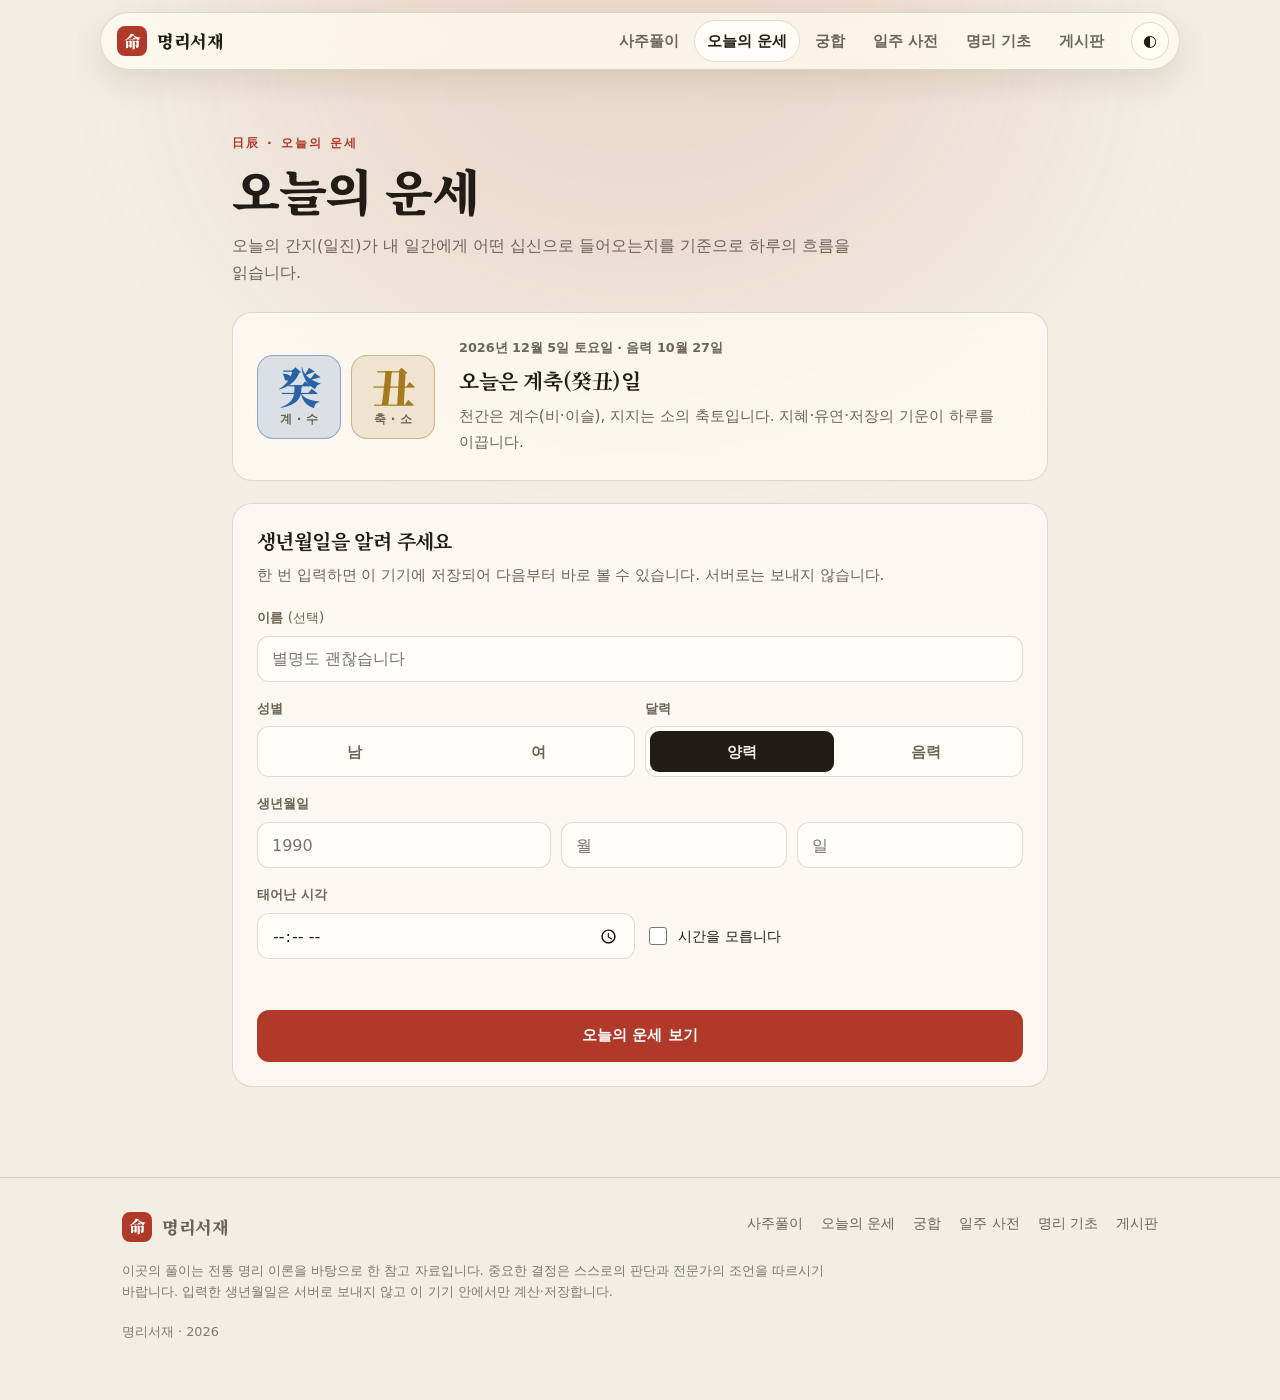
<file: today.html>
<!DOCTYPE html>
<html lang="ko">
<head>
<meta charset="utf-8">
<meta name="viewport" content="width=device-width, initial-scale=1, viewport-fit=cover">
<meta name="color-scheme" content="dark light">
<title>오늘의 운세 · 명리서재</title>
<meta name="description" content="오늘의 일진이 내 일간에 어떤 기운으로 들어오는지, 한 주의 흐름과 함께 봅니다.">
<link rel="icon" href="assets/favicon.svg" type="image/svg+xml">
<meta property="og:type" content="website">
<meta property="og:site_name" content="명리서재">
<meta property="og:title" content="오늘의 운세 · 명리서재">
<meta property="og:description" content="오늘의 일진이 내 일간에 어떤 기운으로 들어오는지, 한 주의 흐름과 함께 봅니다.">
<meta property="og:url" content="https://anthd227.github.io/test-website/today.html">
<meta property="og:image" content="https://anthd227.github.io/test-website/assets/og.png">
<link rel="preconnect" href="https://fonts.googleapis.com">
<link rel="preconnect" href="https://fonts.gstatic.com" crossorigin>
<link href="https://fonts.googleapis.com/css2?family=Noto+Serif+KR:wght@500;700;900&display=swap" rel="stylesheet">
<link rel="stylesheet" href="assets/site.css">
<script src="assets/saju-core.js"></script>
<script src="assets/saju-data.js"></script>
<script src="assets/site.js"></script>
<style>
  .day-card { display: grid; grid-template-columns: auto 1fr; gap: 24px; align-items: center; }
  .day-card .two { display: grid; grid-template-columns: 84px 84px; gap: 10px; }
  .top { display: grid; grid-template-columns: auto 1fr; gap: 26px; align-items: center; }
  .top h2 { margin-bottom: 8px; }
  .who { display: flex; justify-content: space-between; align-items: center; gap: 12px; flex-wrap: wrap; margin-bottom: 14px; }
  .week { display: grid; grid-template-columns: repeat(7, 1fr); gap: 8px; }
  .week button { padding: 10px 4px; border-radius: 14px; border: 1px solid var(--line); background: var(--glass); cursor: pointer; text-align: center; font-size: .76rem; color: var(--sub); display: grid; gap: 4px; justify-items: center; }
  .week button.on { border-color: var(--c1); background: var(--glass2); background: color-mix(in srgb, var(--c1) 10%, var(--bg2)); }
  .week button b { color: var(--ink); font-size: .86rem; }
  .week .sc { font-weight: 800; color: var(--ink); font-variant-numeric: tabular-nums; }
  .week .pip { width: 100%; height: 4px; border-radius: 4px; background: var(--glass2); overflow: hidden; }
  .week .pip i { display: block; height: 100%; background: var(--c1); }
  .cat h3 { display: flex; align-items: center; gap: 8px; }
  .cat h3 span { font-family: var(--serif); color: var(--c1); font-weight: 900; }
  @media (max-width: 620px) {
    .top, .day-card { grid-template-columns: 1fr; justify-items: start; }
    .week { grid-template-columns: repeat(7, minmax(66px, 1fr)); overflow-x: auto; padding-bottom: 6px; margin: 0 -16px; padding-left: 16px; padding-right: 16px; scrollbar-width: none; }
    .who .btns { width: 100%; }
    .who .btns .btn { flex: 1; }
  }
</style>
</head>
<body>
<noscript><p style="padding:24px;text-align:center">이 사이트는 자바스크립트를 켜야 이용할 수 있습니다.</p></noscript>

<main class="wrap narrow">
  <div class="page-head">
    <div class="eyebrow">日辰 · 오늘의 운세</div>
    <h1>오늘의 운세</h1>
    <p class="lead">오늘의 간지(일진)가 내 일간에게 어떤 십신으로 들어오는지를 기준으로 하루의 흐름을 읽습니다.</p>
  </div>

  <div class="card day-card">
    <div class="two" id="dayGz"></div>
    <div><div class="label" id="dayDate"></div><h3 id="dayTitle" style="font-size:1.3rem;margin:4px 0 6px"></h3><p id="dayDesc"></p></div>
  </div>

  <div id="needForm" class="hide" style="margin-top:22px">
    <div class="card solid">
      <h2 style="font-size:1.25rem">생년월일을 알려 주세요</h2>
      <p class="muted small" style="margin:0 0 18px">한 번 입력하면 이 기기에 저장되어 다음부터 바로 볼 수 있습니다. 서버로는 보내지 않습니다.</p>
      <div id="formBox"></div>
    </div>
  </div>

  <div id="result" class="hide">
    <section class="block" style="padding-top:26px">
      <div class="who"><div id="who"></div><div class="btns"><a class="btn sm" id="fullLink">사주 전체 보기</a><button class="btn sm" id="resetBtn" type="button">다른 생일로 보기</button></div></div>
      <div class="week" id="week"></div>
    </section>

    <section class="block" style="padding-top:22px">
      <div class="card solid top">
        <div class="score" id="score"><div><span><b id="scoreNum"></b><small>오늘의 점수</small></span></div></div>
        <div><div class="label" id="tenLabel"></div><h2 id="fTitle"></h2><p id="fTotal"></p></div>
      </div>
      <div class="grid g2" style="margin-top:14px">
        <div class="card cat"><h3><span>業</span>일과 학업</h3><p id="fWork"></p></div>
        <div class="card cat"><h3><span>財</span>재물</h3><p id="fMoney"></p></div>
        <div class="card cat"><h3><span>緣</span>관계와 애정</h3><p id="fLove"></p></div>
        <div class="card cat"><h3><span>言</span>오늘의 한마디</h3><p id="fTip"></p></div>
      </div>
      <div class="stack" style="margin-top:14px" id="fNotes"></div>
      <div class="card" style="margin-top:14px"><h3>오늘 힘이 되는 것</h3><dl class="kv" id="fLucky"></dl></div>
      <p class="small muted" style="margin-top:18px">점수는 오늘 일진의 십신과 일지 사이의 합·충 관계를 바탕으로 낸 참고 수치입니다.</p>
    </section>
  </div>
</main>

<script>
(function () {
  var S = Saju, D = SajuData, U = SajuSite;
  function $(id) { return document.getElementById(id); }
  var WEEK = ['일', '월', '화', '수', '목', '금', '토'];
  var base = S.todaySeoul(), profile = null, chart = null, picked = 0;

  function dateAt(offset) {
    var d = new Date(Date.UTC(base.y, base.m - 1, base.d + offset));
    return { y: d.getUTCFullYear(), m: d.getUTCMonth() + 1, d: d.getUTCDate(), w: d.getUTCDay() };
  }
  // 그날의 운세 계산
  function fortune(offset) {
    var dt = dateAt(offset), gz = S.dayGanzi(dt.y, dt.m, dt.d), me = chart.pillars[2];
    var ten = S.tenGod(me.s, gz.s), f = D.DAILY[ten], score = f.score, rels = S.branchRel(gz.b, me.b), notes = [];
    rels.forEach(function (n) { var x = D.DAILY_REL[n]; if (x) { score += x.d; notes.push(x.t); } });
    var st = S.stage(me.s, gz.b);
    score += [3, 0, 2, 4, 4, 0, -2, -3, -1, -4, 0, 1][st];
    if (S.stemRel(me.s, gz.s) === '합') { score += 4; notes.push('오늘의 천간이 내 일간과 합을 이룹니다. 마음이 맞는 사람을 만나거나 제안이 들어오기 쉽습니다.'); }
    if (S.stemRel(me.s, gz.s) === '충') { score -= 4; notes.push('오늘의 천간이 내 일간과 충합니다. 의견이 부딪칠 수 있으니 결론을 서두르지 마세요.'); }
    score = Math.max(35, Math.min(98, score));
    return { dt: dt, gz: gz, ten: ten, f: f, score: score, notes: notes, stage: st };
  }

  function drawDay(offset) {
    var dt = dateAt(offset), gz = S.dayGanzi(dt.y, dt.m, dt.d), lunar = S.solarToLunar(dt.y, dt.m, dt.d);
    $('dayGz').innerHTML = U.gzTile('s', gz.s) + U.gzTile('b', gz.b, S.ANIMAL[gz.b]);
    $('dayDate').textContent = dt.y + '년 ' + dt.m + '월 ' + dt.d + '일 ' + WEEK[dt.w] + '요일' + (lunar ? ' · 음력 ' + (lunar.leap ? '윤' : '') + lunar.m + '월 ' + lunar.d + '일' : '');
    $('dayTitle').textContent = (offset === 0 ? '오늘은 ' : '') + S.gzK(gz) + '(' + S.gzH(gz) + ')일';
    var se = S.stemEl(gz.s), be = S.BR_EL[gz.b];
    $('dayDesc').textContent = '천간은 ' + S.STEM_K[gz.s] + S.EL[se] + '(' + D.STEM_INFO[gz.s].symbol + '), 지지는 ' + S.ANIMAL[gz.b] + '의 ' + S.BR_K[gz.b] + S.EL[be] + '입니다. ' + D.EL_INFO[se].key + '의 기운이 하루를 이끕니다.';
  }

  function drawWeek() {
    var h = '';
    for (var i = 0; i < 7; i++) {
      var x = fortune(i);
      h += '<button type="button" data-i="' + i + '" class="' + (i === picked ? 'on' : '') + '"><b>' + (i === 0 ? '오늘' : x.dt.d + '일') + '</b><span>' + WEEK[x.dt.w] + '</span>' + U.miniGz(x.gz) + '<span>' + S.TEN[x.ten] + '</span><span class="sc">' + x.score + '</span><span class="pip"><i style="width:' + x.score + '%"></i></span></button>';
    }
    $('week').innerHTML = h;
  }

  function drawFortune() {
    var x = fortune(picked), me = chart.pillars[2];
    drawDay(picked);
    $('score').style.setProperty('--p', x.score);
    $('scoreNum').textContent = x.score;
    $('tenLabel').textContent = S.STEM_K[me.s] + S.EL[S.stemEl(me.s)] + ' 일간에게 ' + U.josa(S.STEM_K[x.gz.s] + S.EL[S.stemEl(x.gz.s)], '은', '는') + ' ' + S.TEN[x.ten] + ' · ' + D.TEN_INFO[x.ten].key;
    $('fTitle').textContent = x.f.title;
    $('fTotal').textContent = x.f.total;
    $('fWork').textContent = x.f.work; $('fMoney').textContent = x.f.money; $('fLove').textContent = x.f.love; $('fTip').textContent = x.f.tip;
    var notes = x.notes.slice();
    notes.push('12운성으로는 ' + S.STAGE[x.stage] + '의 자리입니다. ' + D.STAGE_INFO[x.stage].desc);
    $('fNotes').innerHTML = notes.map(function (n) { return '<div class="note">' + n + '</div>'; }).join('');
    var he = chart.helpEls[0], e = D.EL_INFO[he];
    $('fLucky').innerHTML = '<dt>기운</dt><dd><span class="el-text el-' + he + '">' + e.hanja + ' ' + e.name + '</span> (내 사주에 보탬이 되는 오행)</dd><dt>색</dt><dd>' + e.color + '</dd><dt>방위</dt><dd>' + e.dir + '</dd><dt>숫자</dt><dd>' + e.num + '</dd><dt>해 볼 일</dt><dd>' + e.boost + '</dd>';
  }

  $('week').addEventListener('click', function (ev) {
    var b = ev.target.closest('button'); if (!b) return;
    picked = +b.getAttribute('data-i'); drawWeek(); drawFortune();
  });

  var bf = U.birthForm($('formBox'), { advanced: false, requireGender: false, submit: '오늘의 운세 보기' });
  bf.form.addEventListener('submit', function (ev) {
    ev.preventDefault();
    var v = bf.get(); if (!v) return;
    var r = S.calc(v); if (r.error) { bf.showError(r.error); return; }
    U.saveProfile(v); start(v, r);
  });
  $('resetBtn').addEventListener('click', function () {
    $('result').classList.add('hide'); $('needForm').classList.remove('hide'); picked = 0; drawDay(0);
    if (profile) bf.set(profile);
  });

  function start(v, r) {
    profile = v; chart = r; picked = 0;
    $('needForm').classList.add('hide'); $('result').classList.remove('hide');
    $('who').innerHTML = '<span class="label">기준 사주</span><br><b>' + U.esc(v.name || '내 사주') + '</b> · ' + U.miniGz(r.pillars[2]) + ' ' + S.gzK(r.pillars[2]) + '일주';
    $('fullLink').href = 'saju.html?' + U.toQuery(v);
    drawWeek(); drawFortune();
  }

  drawDay(0);
  var p = U.fromQuery() || U.getProfile(), r0 = p ? S.calc(p) : null;
  if (r0 && !r0.error) start(p, r0); else $('needForm').classList.remove('hide');
})();
</script>
</body>
</html>
</file>
<file: assets/site.css>
:root {
  --bg: #131110; --bg2: #1c1916; --ink: #efe9dd; --sub: #a39a8c; --line: rgba(255,238,210,.13);
  --glass: rgba(255,244,222,.04); --glass2: rgba(255,244,222,.08);
  --c1: #e2715a; --bad: #ff7b6b;
  --wood: #4fae78; --fire: #e2604e; --earth: #d0a044; --metal: #b4bac2; --water: #5b93d6;
  --shadow: 0 16px 44px rgba(0,0,0,.45);
  --serif: "Noto Serif KR", "Nanum Myeongjo", "Batang", serif;
}
:root[data-theme="light"] {
  --bg: #f3eee3; --bg2: #fbf8f1; --ink: #211c16; --sub: #6d6457; --line: rgba(50,36,15,.15);
  --glass: rgba(255,252,244,.72); --glass2: #fffdf8;
  --c1: #b0392a; --bad: #c8372b;
  --wood: #2c8755; --fire: #c8412f; --earth: #a87a1f; --metal: #747c86; --water: #2b62a3;
  --shadow: 0 12px 32px rgba(60,40,10,.1);
}
* { box-sizing: border-box; }
html { scroll-behavior: smooth; scroll-padding-top: 130px; }
body { margin: 0; background: var(--bg); color: var(--ink); line-height: 1.7; overflow-x: hidden; word-break: keep-all; overflow-wrap: anywhere;
  font-family: "Pretendard", "Malgun Gothic", "맑은 고딕", "Apple SD Gothic Neo", system-ui, sans-serif; -webkit-font-smoothing: antialiased; padding-top: 70px; }
a { color: inherit; text-decoration: none; }
button, input, select, textarea { font: inherit; color: inherit; }
h1, h2, h3 { font-family: var(--serif); text-wrap: balance; }
.wrap { max-width: 1080px; margin: 0 auto; padding: 0 22px; }
.wrap.narrow { max-width: 860px; }

.aurora { position: fixed; inset: 0; z-index: -2; overflow: hidden; pointer-events: none; }
.aurora i { position: absolute; top: -26%; left: 50%; width: 62vw; height: 46vw; min-width: 380px; min-height: 380px; border-radius: 50%;
  transform: translateX(-50%); filter: blur(110px); opacity: .1; background: var(--c1); }

/* 상단 메뉴 */
.site-head { position: fixed; top: 12px; left: 0; right: 0; z-index: 30; padding: 0 14px; }
.site-head .bar { max-width: 1080px; margin: 0 auto; height: 58px; padding: 0 10px 0 16px; display: flex; align-items: center; gap: 14px;
  background: var(--glass); border: 1px solid var(--line); border-radius: 999px;
  backdrop-filter: blur(18px) saturate(150%); -webkit-backdrop-filter: blur(18px) saturate(150%); box-shadow: var(--shadow); }
.logo { display: flex; align-items: center; gap: 10px; font-family: var(--serif); font-weight: 900; font-size: 1.08rem; letter-spacing: -0.02em; white-space: nowrap; }
.logo .seal { width: 30px; height: 30px; border-radius: 8px; background: var(--c1); color: #fff; display: grid; place-items: center; font-size: 1.05rem; font-weight: 900; line-height: 1; }
.gnb { display: flex; align-items: center; gap: 2px; margin-left: auto; }
.gnb a { padding: 8px 13px; border-radius: 999px; font-size: .92rem; font-weight: 600; color: var(--sub); white-space: nowrap; transition: color .15s, background .15s; }
.gnb a:hover { color: var(--ink); background: var(--glass2); }
.gnb a.on { color: var(--ink); background: var(--glass2); box-shadow: inset 0 0 0 1px var(--line); }
.head-tools { display: flex; align-items: center; gap: 6px; }
.icon-btn { width: 38px; height: 38px; border-radius: 50%; border: 1px solid var(--line); background: var(--glass); cursor: pointer; display: grid; place-items: center; font-size: 1rem; line-height: 1; }
.icon-btn:hover { background: var(--glass2); }
#menuBtn { display: none; height: 38px; padding: 0 16px; border-radius: 999px; border: 0; background: var(--ink); color: var(--bg); font-size: .88rem; font-weight: 700; cursor: pointer; white-space: nowrap; }

/* 전체 메뉴 (모바일) */
.sheet { position: fixed; inset: 0; z-index: 50; background: rgba(0,0,0,.5); opacity: 0; visibility: hidden; transition: opacity .2s, visibility 0s .2s; }
.sheet.open { opacity: 1; visibility: visible; transition: opacity .2s; }
.sheet .sheet-panel { position: absolute; left: 0; right: 0; bottom: 0; max-height: 86vh; overflow: auto; padding: 10px 18px 26px; background: var(--bg2); border-radius: 24px 24px 0 0; border-top: 1px solid var(--line);
  transform: translateY(24px); transition: transform .25s; }
.sheet.open .sheet-panel { transform: none; }
.sheet .grab { width: 44px; height: 4px; border-radius: 4px; background: var(--line); margin: 6px auto 12px; }
.sheet .close { position: absolute; top: 12px; right: 14px; height: 34px; padding: 0 14px; border-radius: 999px; border: 1px solid var(--line); background: var(--glass2); font-size: .84rem; font-weight: 700; cursor: pointer; }
.sheet h4 { margin: 14px 4px 6px; font-size: .78rem; letter-spacing: .1em; color: var(--sub); font-weight: 700; }
.sheet a.item { display: flex; align-items: center; gap: 14px; padding: 12px 10px; border-radius: 14px; }
.sheet a.item:hover, .sheet a.item.on { background: var(--glass2); }
.sheet a.item .ic { width: 40px; height: 40px; flex: none; border-radius: 12px; display: grid; place-items: center; font-family: var(--serif); font-weight: 900; font-size: 1.15rem; background: var(--glass2); border: 1px solid var(--line); }
.sheet a.item b { display: block; font-size: .98rem; }
.sheet a.item small { color: var(--sub); font-size: .8rem; }

/* 하단 탭 (모바일) */
.tabbar { display: none; position: fixed; left: 0; right: 0; bottom: 0; z-index: 40; padding: 6px 8px calc(6px + env(safe-area-inset-bottom)); background: var(--bg2); border-top: 1px solid var(--line); }
.tabbar a, .tabbar button { flex: 1; display: flex; flex-direction: column; align-items: center; gap: 1px; padding: 5px 0; border: 0; background: none; cursor: pointer; color: var(--sub); font-size: .7rem; font-weight: 600; }
.tabbar .ic { font-family: var(--serif); font-size: 1.15rem; font-weight: 900; line-height: 1.2; }
.tabbar a.on { color: var(--c1); }

/* 제목 */
.page-head { padding: 62px 0 26px; }
.eyebrow { font-size: .78rem; font-weight: 800; letter-spacing: .18em; color: var(--c1); text-transform: uppercase; }
h1 { font-size: clamp(2rem, 6vw, 3.1rem); letter-spacing: -0.03em; line-height: 1.18; margin: 8px 0 12px; font-weight: 900; }
h2 { font-size: clamp(1.45rem, 3.6vw, 2rem); letter-spacing: -0.03em; line-height: 1.25; margin: 0 0 10px; font-weight: 700; }
h3 { font-size: 1.12rem; margin: 0 0 8px; letter-spacing: -0.02em; }
.lead { color: var(--sub); margin: 0; max-width: 620px; }
section.block { padding: 56px 0 0; }
.sec-head { margin-bottom: 20px; }
.sec-head p { color: var(--sub); margin: 0; }

/* 버튼 */
.btn { display: inline-flex; align-items: center; justify-content: center; gap: 6px; padding: 12px 22px; border-radius: 12px; font-weight: 700; font-size: .95rem; cursor: pointer;
  border: 1px solid var(--line); background: var(--glass); transition: transform .15s, background .15s; }
.btn:hover { transform: translateY(-2px); }
.btn.main { background: var(--c1); color: #fff; border-color: transparent; }
.btn.ink { background: var(--ink); color: var(--bg); border-color: transparent; }
.btn.sm { padding: 8px 14px; font-size: .86rem; border-radius: 10px; }
.btn.bad { color: var(--bad); }
.btn.block { width: 100%; }
.btn:disabled { opacity: .5; cursor: default; transform: none; }
.btns { display: flex; gap: 10px; flex-wrap: wrap; }

/* 카드 */
.card { background: var(--glass); border: 1px solid var(--line); border-radius: 20px; padding: 24px; backdrop-filter: blur(12px); -webkit-backdrop-filter: blur(12px); }
.card.solid { background: var(--bg2); }
a.card { display: block; transition: transform .2s, border-color .2s; }
a.card:hover { transform: translateY(-3px); border-color: var(--c1); }
.card p { margin: 0; color: var(--sub); font-size: .95rem; }
.card p + p { margin-top: 8px; }
.grid { display: grid; gap: 14px; }
.g2 { grid-template-columns: repeat(2, 1fr); }
.g3 { grid-template-columns: repeat(3, 1fr); }
.g4 { grid-template-columns: repeat(4, 1fr); }
.g5 { grid-template-columns: repeat(5, 1fr); }
.stack { display: grid; gap: 14px; }
.label { font-size: .8rem; color: var(--sub); font-weight: 600; }
.note { padding: 12px 16px; border-radius: 12px; background: var(--glass2); border-left: 3px solid var(--c1); font-size: .9rem; color: var(--sub); }
.note b { color: var(--ink); }
.note + .note { margin-top: 8px; }
.muted { color: var(--sub); }
.small { font-size: .86rem; }
.chips { display: flex; flex-wrap: wrap; gap: 6px; }
.chip { display: inline-flex; align-items: center; gap: 5px; padding: 5px 12px; border-radius: 999px; border: 1px solid var(--line); background: var(--glass2); font-size: .82rem; font-weight: 600; white-space: nowrap; }
button.chip { cursor: pointer; }
.chip.on { background: var(--ink); color: var(--bg); border-color: transparent; }
.kv { display: grid; grid-template-columns: auto 1fr; gap: 6px 16px; margin: 0; font-size: .93rem; }
.kv dt { color: var(--sub); white-space: nowrap; }
.kv dd { margin: 0; }

/* 오행 색 */
.el-0 { --el: var(--wood); } .el-1 { --el: var(--fire); } .el-2 { --el: var(--earth); } .el-3 { --el: var(--metal); } .el-4 { --el: var(--water); }
.el-text { color: var(--el); font-weight: 700; }
.el-dot { display: inline-block; width: 9px; height: 9px; border-radius: 50%; background: var(--el); }

/* 간지 글자 */
.gz { background: var(--bg2); border: 1px solid var(--el); }
.gz { display: flex; flex-direction: column; align-items: center; justify-content: center; gap: 2px; aspect-ratio: 1; width: 100%; border-radius: 16px;
  background: color-mix(in srgb, var(--el) 16%, var(--bg2)); border: 1px solid color-mix(in srgb, var(--el) 45%, transparent); }
.gz { min-width: 0; }
.gz b { font-family: var(--serif); font-size: clamp(1.4rem, 7vw, 2.7rem); font-weight: 900; line-height: 1; color: var(--el); }
.gz span { font-size: .76rem; color: var(--sub); font-weight: 600; }
.gz.empty { background: var(--glass); border: 1px dashed var(--line); }
.gz.empty b { color: var(--sub); opacity: .5; }
.gz-inline { font-family: var(--serif); font-weight: 900; color: var(--el); }
.mini-gz { display: inline-flex; gap: 1px; font-family: var(--serif); font-weight: 900; font-size: 1.25rem; line-height: 1; }

/* 명식 표 */
.pillars { display: grid; grid-template-columns: 54px repeat(4, 1fr); gap: 8px 10px; align-items: center; text-align: center; }
.pillars .gz { max-width: 132px; margin: 0 auto; }
.pillars .rh { font-size: .76rem; color: var(--sub); font-weight: 600; text-align: left; }
.pillars .ch { font-size: .86rem; font-weight: 700; }
.pillars .ch small { display: block; font-weight: 500; color: var(--sub); font-size: .72rem; }
.pillars .cell { font-size: .86rem; }
.pillars .cell.me { color: var(--c1); font-weight: 800; }
.pillars .hid { display: flex; justify-content: center; gap: 4px; font-family: var(--serif); font-weight: 700; }
.tag { display: inline-block; padding: 2px 8px; border-radius: 6px; background: var(--glass2); border: 1px solid var(--line); font-size: .74rem; font-weight: 600; margin: 1px; white-space: nowrap; }
.tag.hot { color: var(--c1); border-color: var(--c1); border-color: color-mix(in srgb, var(--c1) 45%, transparent); }

/* 막대 */
.bars { display: grid; gap: 10px; }
.bar-row { display: grid; grid-template-columns: 62px 1fr 34px; align-items: center; gap: 10px; font-size: .9rem; }
.bar-row .track { height: 12px; border-radius: 99px; background: var(--glass2); overflow: hidden; }
.bar-row .fill { height: 100%; border-radius: 99px; background: var(--el, var(--c1)); transition: width .6s cubic-bezier(.2,.7,.2,1); }
.bar-row .num { text-align: right; font-variant-numeric: tabular-nums; color: var(--sub); }
.meter { position: relative; height: 10px; border-radius: 99px; background: linear-gradient(90deg, var(--water), var(--glass2) 50%, var(--fire)); }
.meter i { position: absolute; top: 50%; width: 18px; height: 18px; border-radius: 50%; background: var(--ink); border: 3px solid var(--bg2); transform: translate(-50%, -50%); }
.meter-label { display: flex; justify-content: space-between; font-size: .78rem; color: var(--sub); margin-top: 6px; }

/* 가로 스크롤 줄 */
.hscroll { display: flex; gap: 8px; overflow-x: auto; padding-bottom: 6px; scrollbar-width: thin; }
.luck { flex: none; width: 82px; padding: 10px 6px; border-radius: 14px; border: 1px solid var(--line); background: var(--glass); text-align: center; font-size: .76rem; color: var(--sub); }
.luck.now { border-color: var(--c1); background: var(--glass2); background: color-mix(in srgb, var(--c1) 10%, var(--bg2)); }
.luck .age { font-weight: 700; color: var(--ink); font-size: .84rem; }
.luck .mini-gz { margin: 5px 0 3px; font-size: 1.4rem; }

/* 입력 */
.form { display: grid; gap: 16px; }
.field { display: grid; gap: 6px; }
.field > span, .field > label.cap { font-size: .84rem; font-weight: 700; color: var(--sub); }
.field .opt { font-weight: 400; }
input[type="text"], input[type="number"], input[type="time"], input[type="password"], input[type="search"], select, textarea {
  width: 100%; height: 46px; padding: 0 14px; border-radius: 12px; border: 1px solid var(--line); background: var(--glass2); outline: none; }
textarea { height: auto; padding: 12px 14px; }
input, select, textarea { min-width: 0; max-width: 100%; }
input:focus, select:focus, textarea:focus { border-color: var(--c1); }
select option { background: var(--bg2); color: var(--ink); }
.row { display: grid; gap: 10px; }
.row.c2 { grid-template-columns: 1fr 1fr; }
.row.ymd { grid-template-columns: 1.3fr 1fr 1fr; }
.seg { display: flex; padding: 4px; border-radius: 12px; background: var(--glass2); border: 1px solid var(--line); }
.seg label { flex: 1; position: relative; }
.seg input { position: absolute; opacity: 0; inset: 0; cursor: pointer; }
.seg span { display: block; text-align: center; padding: 8px 6px; border-radius: 9px; font-size: .92rem; font-weight: 600; color: var(--sub); transition: background .15s, color .15s; white-space: nowrap; }
.seg input:checked + span { background: var(--ink); color: var(--bg); }
.seg input:focus-visible + span { outline: 2px solid var(--c1); }
.check { display: inline-flex; align-items: center; gap: 8px; font-size: .9rem; cursor: pointer; }
.check input { width: 18px; height: 18px; accent-color: var(--c1); }
details.adv { border: 1px solid var(--line); border-radius: 12px; padding: 0 14px; }
details.adv summary { padding: 12px 0; cursor: pointer; font-size: .9rem; font-weight: 600; color: var(--sub); }
details.adv[open] { padding-bottom: 14px; }
details.adv .form { gap: 12px; }
.msg { color: var(--bad); font-size: .9rem; min-height: 1.3em; }

/* 표 */
.tbl-wrap { overflow-x: auto; border: 1px solid var(--line); border-radius: 16px; }
table.tbl { width: 100%; border-collapse: collapse; font-size: .92rem; min-width: 520px; }
.tbl th, .tbl td { padding: 11px 14px; text-align: left; border-bottom: 1px solid var(--line); vertical-align: top; }
.tbl th { font-size: .8rem; color: var(--sub); font-weight: 700; white-space: nowrap; background: var(--glass); }
.tbl tr:last-child td { border-bottom: 0; }
.tbl td.h { font-family: var(--serif); font-weight: 900; font-size: 1.15rem; white-space: nowrap; }

/* 접는 문답 */
details.qa { border-bottom: 1px solid var(--line); }
details.qa summary { padding: 16px 4px; cursor: pointer; font-weight: 700; list-style: none; display: flex; justify-content: space-between; gap: 12px; }
details.qa summary::-webkit-details-marker { display: none; }
details.qa summary::after { content: "+"; color: var(--sub); font-weight: 400; font-size: 1.2rem; line-height: 1; }
details.qa[open] summary::after { content: "−"; }
details.qa p { margin: 0 4px 18px; color: var(--sub); }

/* 페이지 안 목차 */
.toc { position: sticky; top: 80px; z-index: 20; margin: 0 -22px; padding: 8px 22px; display: flex; gap: 6px; overflow-x: auto; scrollbar-width: none;
  background: var(--bg); background: color-mix(in srgb, var(--bg) 88%, transparent); backdrop-filter: blur(10px); -webkit-backdrop-filter: blur(10px); border-bottom: 1px solid var(--line); }
.toc::-webkit-scrollbar { display: none; }
.toc a { flex: none; }

/* 점수 원 */
.score { --p: 0; width: 132px; height: 132px; border-radius: 50%; display: grid; place-items: center; flex: none;
  background: conic-gradient(var(--c1) calc(var(--p) * 1%), var(--glass2) 0); }
.score div { width: 106px; height: 106px; border-radius: 50%; background: var(--bg2); display: grid; place-items: center; text-align: center; line-height: 1.15; }
.score b { font-family: var(--serif); font-size: 2.2rem; font-weight: 900; }
.score small { display: block; font-size: .72rem; color: var(--sub); }

footer.site-foot { margin-top: 90px; padding: 34px 0 44px; border-top: 1px solid var(--line); color: var(--sub); font-size: .86rem; }
.foot-grid { display: flex; justify-content: space-between; gap: 24px; flex-wrap: wrap; }
.foot-links { display: flex; flex-wrap: wrap; gap: 6px 18px; }
.foot-links a:hover { color: var(--ink); }
.foot-note { margin-top: 18px; font-size: .8rem; opacity: .85; max-width: 720px; }

.hide { display: none !important; }

@media (max-width: 900px) {
  .gnb { display: none; }
  .head-tools { margin-left: auto; }
  #menuBtn { display: inline-flex; align-items: center; }
  .tabbar { display: flex; }
  body { padding-bottom: 68px; }
  .g4, .g5 { grid-template-columns: repeat(2, 1fr); }
  .g3 { grid-template-columns: 1fr; }
  .toc { top: 76px; }
}
@media (max-width: 620px) {
  .wrap { padding: 0 16px; }
  .toc { margin: 0 -16px; padding: 8px 16px; }
  .site-head { padding: 0 10px; top: 8px; }
  body { padding-top: 62px; }
  .site-head .bar { height: 54px; padding-left: 12px; }
  .page-head { padding: 40px 0 20px; }
  section.block { padding-top: 44px; }
  .card { padding: 18px; border-radius: 18px; }
  .g2 { grid-template-columns: 1fr; }
  .pillars { grid-template-columns: 40px repeat(4, 1fr); gap: 6px; }
  .gz { border-radius: 12px; }
  .row.ymd { grid-template-columns: 1.2fr 1fr 1fr; gap: 6px; }
}
/* 휴대폰 */
@media (max-width: 620px) {
  .toc { top: 66px; }
  .toc .chip, button.chip { padding: 8px 14px; font-size: .86rem; }
  .btn.sm { padding: 10px 14px; }
  .kv { grid-template-columns: 1fr; gap: 2px; }
  .kv dt { margin-top: 10px; font-weight: 700; font-size: .8rem; }
  .kv dt:first-child { margin-top: 0; }
  .res-head { padding-top: 30px; }
  .res-head .btns { width: 100%; }
  .res-head .btns .btn { flex: 1; white-space: nowrap; padding-left: 8px; padding-right: 8px; }
  .pillars .ch small { font-size: .64rem; letter-spacing: -0.03em; }
  .pillars .cell { font-size: .8rem; }
  .pillars .rh { font-size: .66rem; white-space: nowrap; letter-spacing: -0.04em; }
  .tag { font-size: .68rem; padding: 2px 5px; }
  .bar-row { grid-template-columns: 56px 1fr 22px; gap: 8px; }
  .score { width: 112px; height: 112px; }
  .score div { width: 90px; height: 90px; }
  .score b { font-size: 1.9rem; }
  .foot-grid { flex-direction: column; gap: 14px; }
  /* 표는 카드로 풀어서 */
  .tbl-wrap { border: 0; overflow: visible; border-radius: 0; }
  table.tbl { min-width: 0 !important; display: block; }
  .tbl tbody { display: grid; gap: 10px; }
  .tbl tr { display: block; padding: 12px 14px; border: 1px solid var(--line); border-radius: 14px; background: var(--glass); }
  .tbl tr:first-child { display: none; }
  .tbl td { display: block; position: relative; padding: 4px 0 4px 80px; border: 0; min-width: 0 !important; white-space: normal !important; }
  .tbl td::before { content: attr(data-label); position: absolute; left: 0; top: 4px; width: 72px; color: var(--sub); font-family: "Pretendard", "Malgun Gothic", system-ui, sans-serif; font-size: .76rem; font-weight: 700; line-height: 1.9; }
  .tbl td br { display: none; }
  .tbl td .small { margin-left: 6px; }
}
@media (max-width: 380px) {
  .wrap { padding: 0 12px; }
  .toc { margin: 0 -12px; padding: 8px 12px; }
  .card { padding: 15px; }
  .pillars { grid-template-columns: 34px repeat(4, 1fr); gap: 5px; }
  .tabbar a, .tabbar button { font-size: .66rem; }
}
@media (prefers-reduced-motion: reduce) {
  *, *::before, *::after { animation: none !important; transition: none !important; }
  html { scroll-behavior: auto; }
}
</file>
